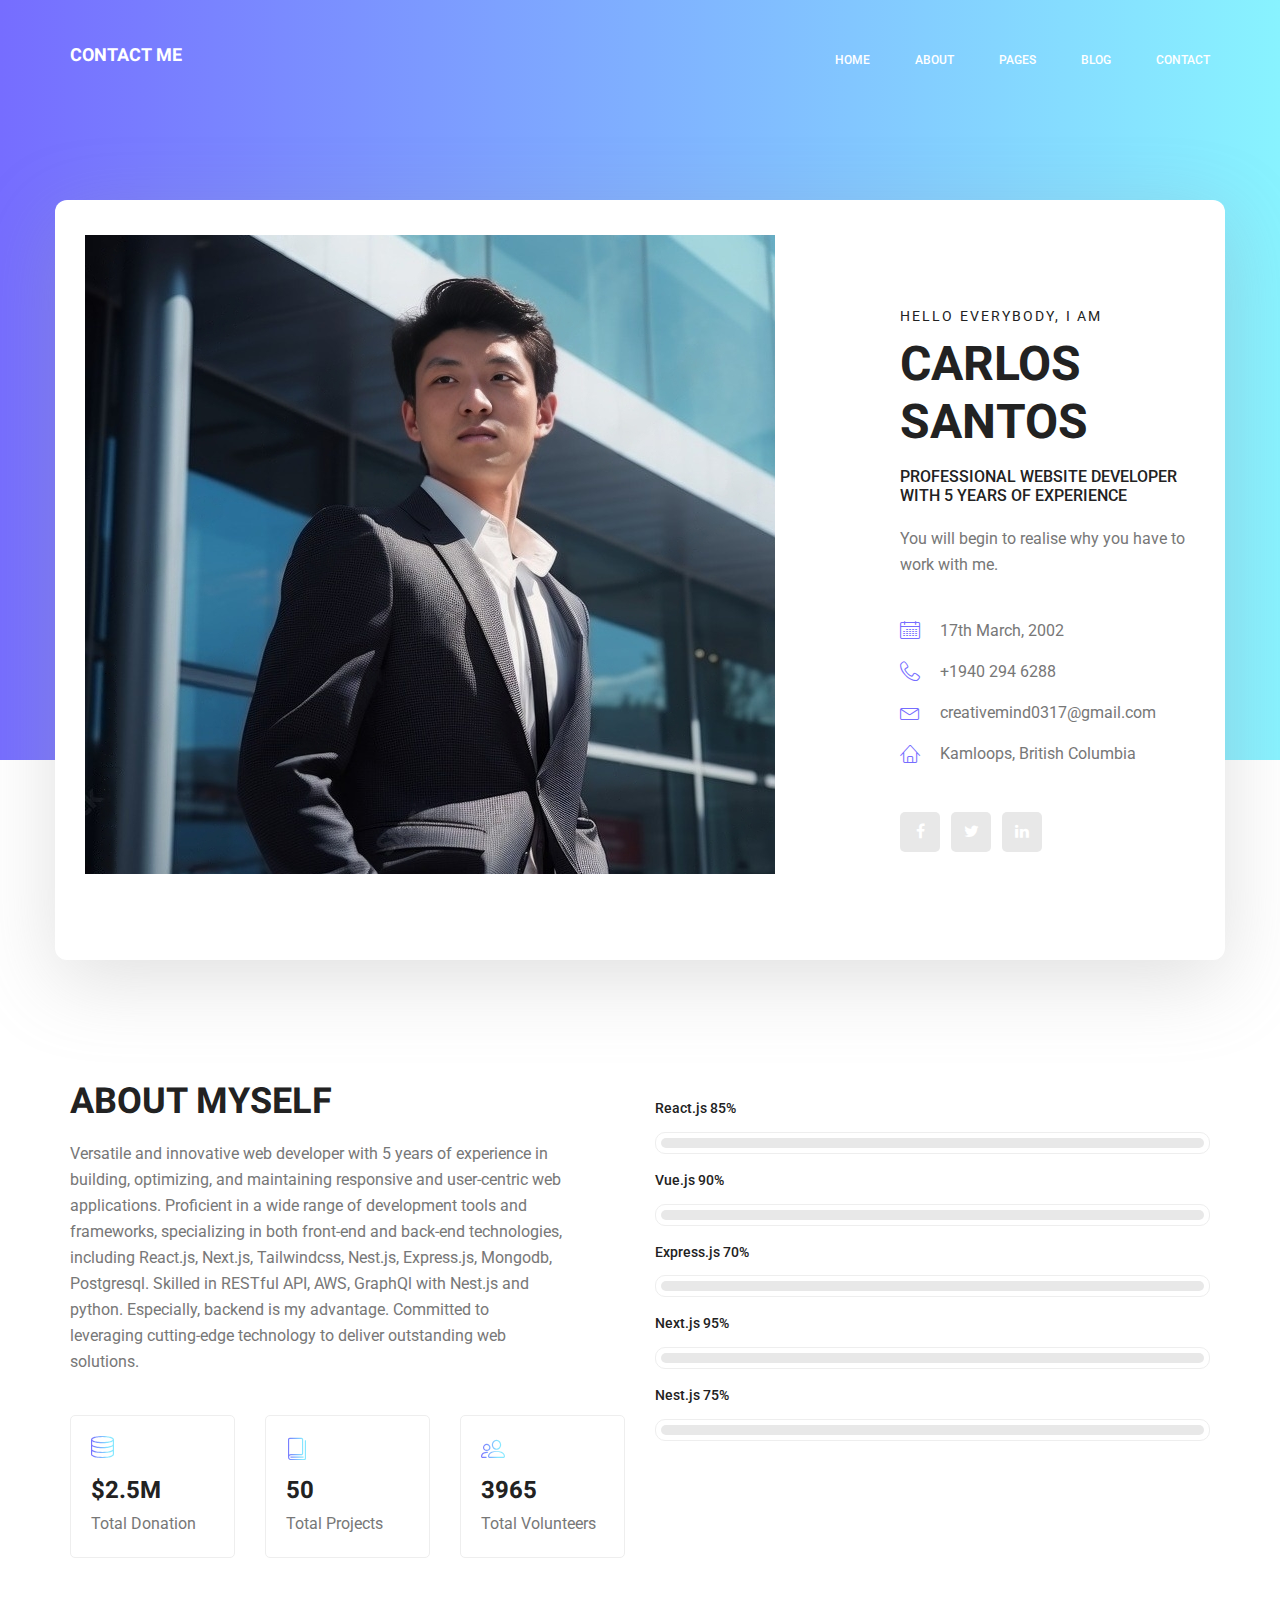
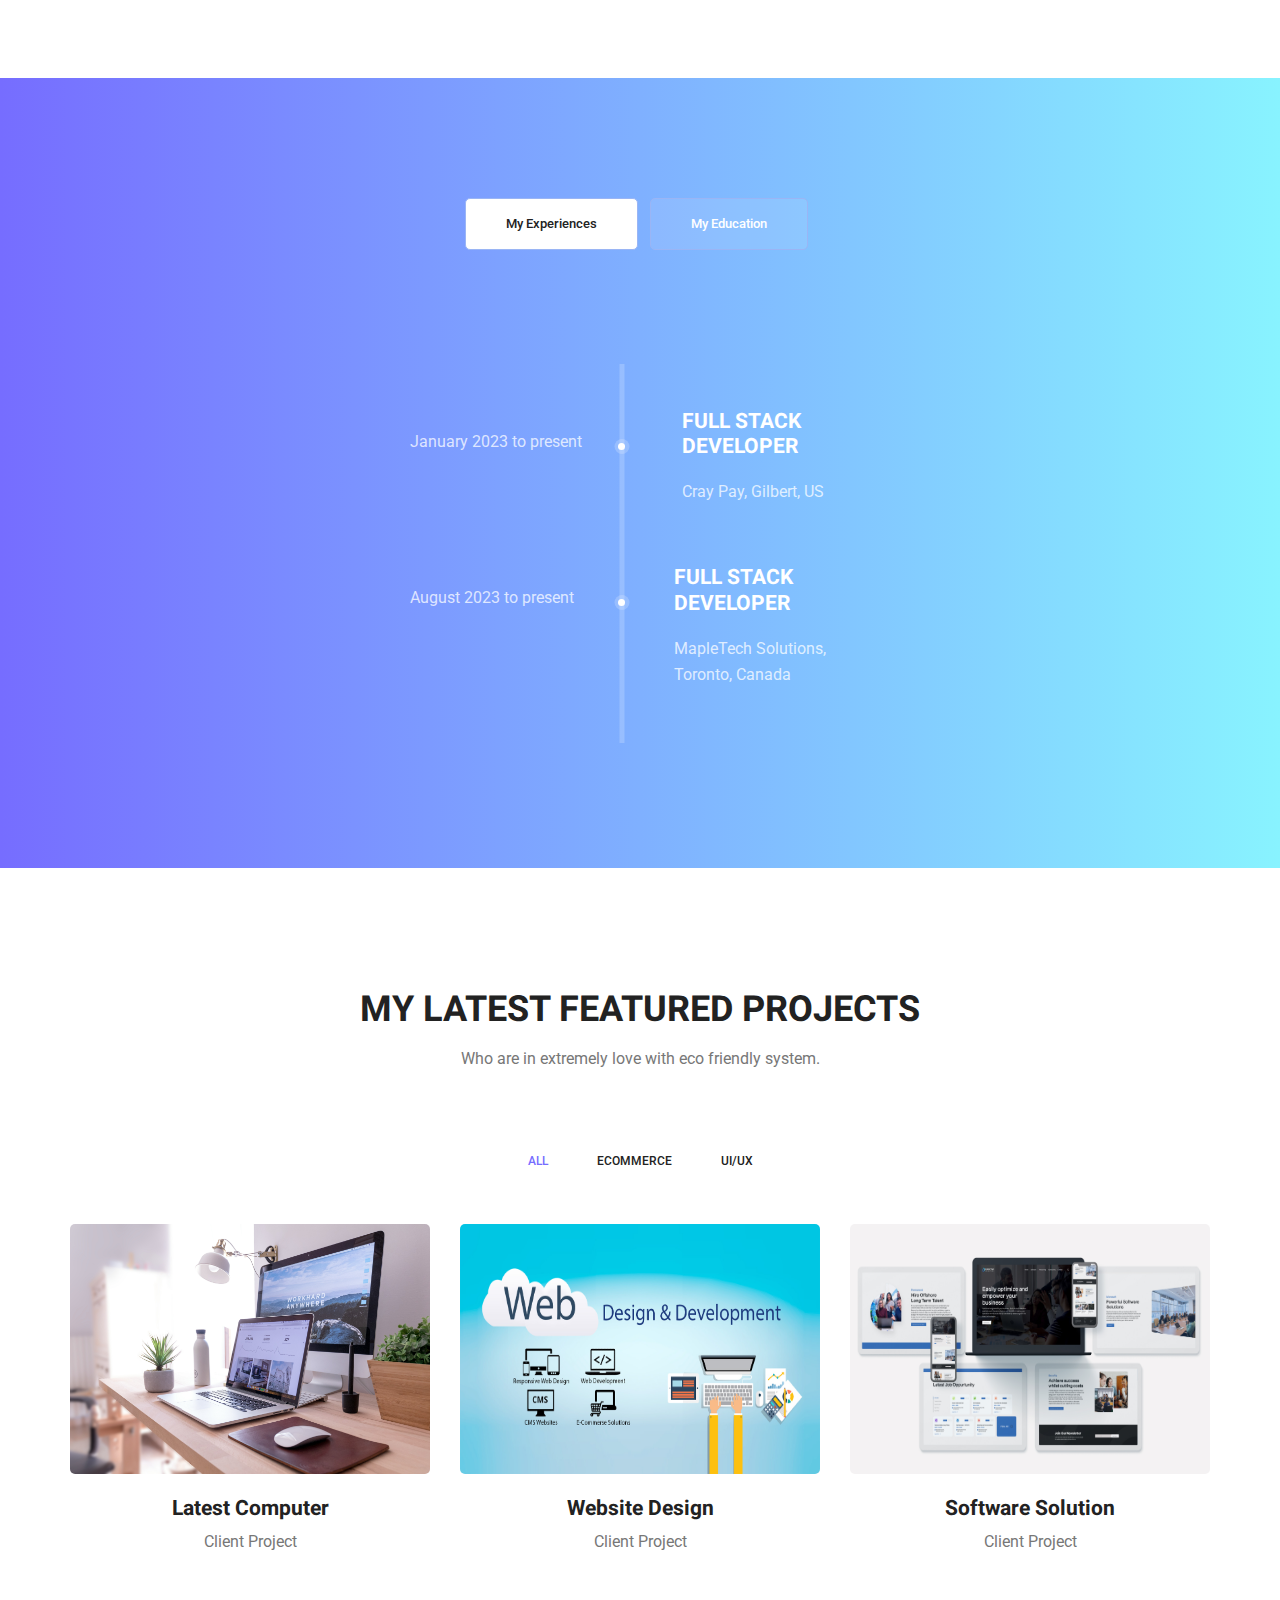
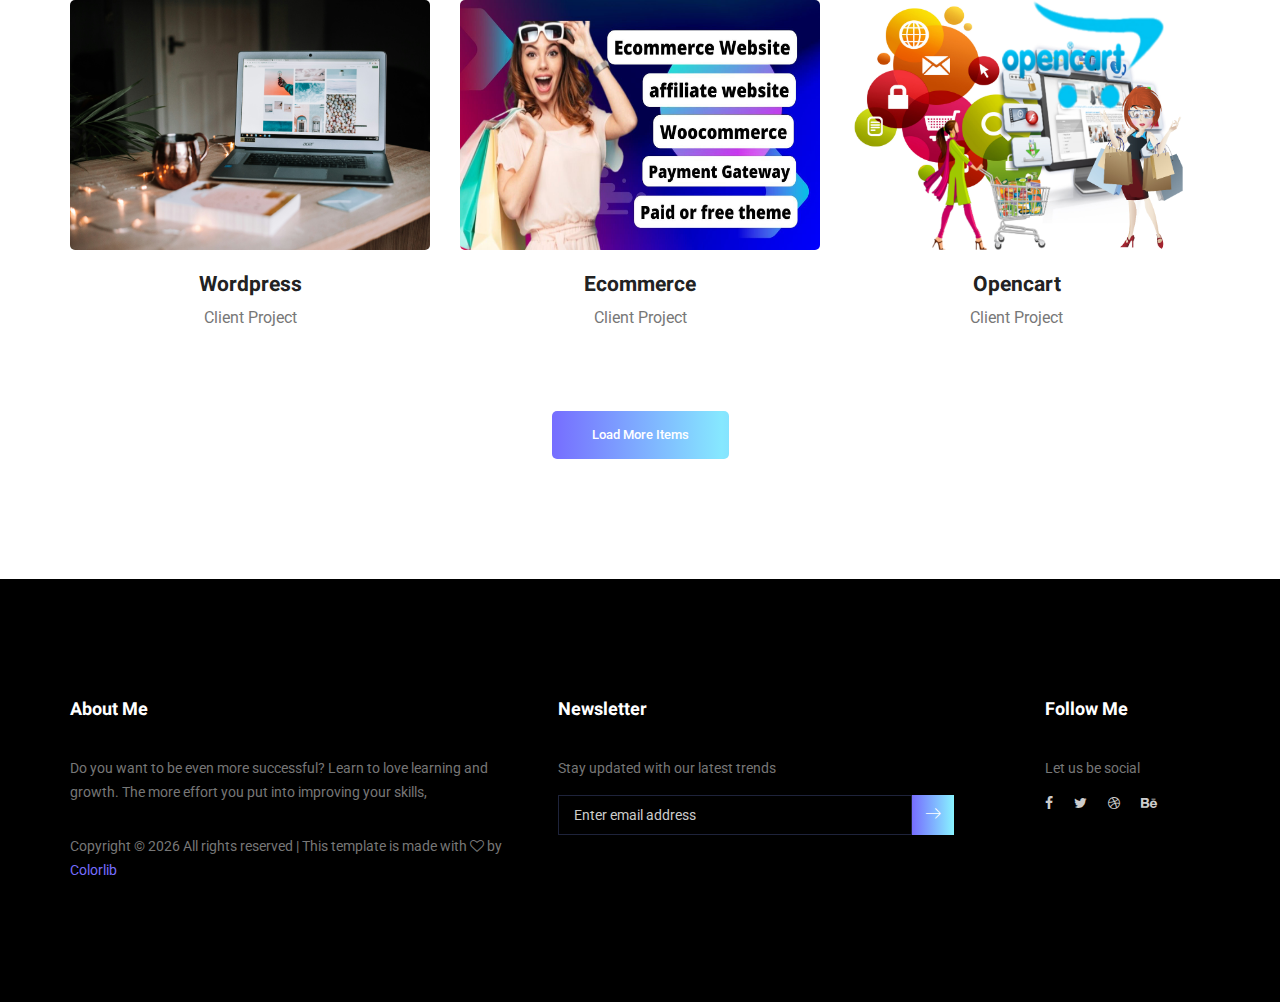
<file: index.html>
<!DOCTYPE html>
<html lang="en">
  <head>
    <!-- Required meta tags -->
    <meta charset="utf-8" />
    <meta
      name="viewport"
      content="width=device-width, initial-scale=1, shrink-to-fit=no"
    />
    <link rel="icon" href="img/favicon.png" type="image/png" />
    <title>Personal portfolio</title>
    <!-- Bootstrap CSS -->
    <link rel="stylesheet" href="css/bootstrap.css" />
    <link rel="stylesheet" href="vendors/linericon/style.css" />
    <link rel="stylesheet" href="css/font-awesome.min.css" />
    <link rel="stylesheet" href="vendors/owl-carousel/owl.carousel.min.css" />
    <link rel="stylesheet" href="vendors/lightbox/simpleLightbox.css" />
    <link rel="stylesheet" href="vendors/nice-select/css/nice-select.css" />
    <link rel="stylesheet" href="vendors/animate-css/animate.css" />
    <link rel="stylesheet" href="vendors/popup/magnific-popup.css" />
    <link rel="stylesheet" href="vendors/flaticon/flaticon.css" />
    <!-- main css -->
    <link rel="stylesheet" href="css/style.css" />
    <link rel="stylesheet" href="css/responsive.css" />
  </head>
  <body>
    <!--================Header Menu Area =================-->
    <header class="header_area">
      <div class="main_menu">
        <nav class="navbar navbar-expand-lg navbar-light">
          <div class="container box_1620">
            <!-- Brand and toggle get grouped for better mobile display -->
            <a class="navbar-brand logo_h" href="index.html"
              ><h4 class="text-white">CONTACT ME</h4></a
            >
            <button
              class="navbar-toggler"
              type="button"
              data-toggle="collapse"
              data-target="#navbarSupportedContent"
              aria-controls="navbarSupportedContent"
              aria-expanded="false"
              aria-label="Toggle navigation"
            >
              <span class="icon-bar"></span>
              <span class="icon-bar"></span>
              <span class="icon-bar"></span>
            </button>
            <!-- Collect the nav links, forms, and other content for toggling -->
            <div
              class="collapse navbar-collapse offset"
              id="navbarSupportedContent"
            >
              <ul class="nav navbar-nav menu_nav ml-auto">
                <li class="nav-item active">
                  <a class="nav-link" href="index.html">Home</a>
                </li>
                <li class="nav-item">
                  <a class="nav-link" href="about.html">About</a>
                </li>
                <li class="nav-item submenu dropdown">
                  <a
                    href="#"
                    class="nav-link dropdown-toggle"
                    data-toggle="dropdown"
                    role="button"
                    aria-haspopup="true"
                    aria-expanded="false"
                    >Pages</a
                  >
                  <ul class="dropdown-menu">
                    <li class="nav-item">
                      <a class="nav-link" href="portfolio.html">Portfolio</a>
                    </li>
                    <li class="nav-item">
                      <a class="nav-link" href="elements.html">Elements</a>
                    </li>
                  </ul>
                </li>
                <li class="nav-item submenu dropdown">
                  <a
                    href="#"
                    class="nav-link dropdown-toggle"
                    data-toggle="dropdown"
                    role="button"
                    aria-haspopup="true"
                    aria-expanded="false"
                    >Blog</a
                  >
                  <ul class="dropdown-menu">
                    <li class="nav-item">
                      <a class="nav-link" href="blog.html">Blog</a>
                    </li>
                    <li class="nav-item">
                      <a class="nav-link" href="single-blog.html"
                        >Blog Details</a
                      >
                    </li>
                  </ul>
                </li>
                <li class="nav-item">
                  <a class="nav-link" href="contact.html">Contact</a>
                </li>
              </ul>
            </div>
          </div>
        </nav>
      </div>
    </header>
    <!--================Header Menu Area =================-->

    <!--================Home Banner Area =================-->
    <section class="home_banner_area">
      <div class="container box_1620">
        <div class="banner_inner d-flex align-items-center">
          <div class="banner_content">
            <div class="media">
              <div class="d-flex">
                <img src="img/personal.png" alt="" />
              </div>
              <div class="media-body">
                <div class="personal_text">
                  <h6>Hello Everybody, i am</h6>
                  <h3>Carlos Santos</h3>
                  <h4>
                    professional website developer with 5 years of experience
                  </h4>
                  <p>You will begin to realise why you have to work with me.</p>
                  <ul class="list basic_info">
                    <li>
                      <a href="#"
                        ><i class="lnr lnr-calendar-full"></i> 17th March,
                        2002</a
                      >
                    </li>
                    <li>
                      <a href="#"
                        ><i class="lnr lnr-phone-handset"></i> +1940 294 6288</a
                      >
                    </li>
                    <li>
                      <a href="#"
                        ><i class="lnr lnr-envelope"></i>
                        creativemind0317@gmail.com</a
                      >
                    </li>
                    <li>
                      <a href="#"
                        ><i class="lnr lnr-home"></i> Kamloops, British
                        Columbia</a
                      >
                    </li>
                  </ul>
                  <ul class="list personal_social">
                    <li>
                      <a href="#"><i class="fa fa-facebook"></i></a>
                    </li>
                    <li>
                      <a href="#"><i class="fa fa-twitter"></i></a>
                    </li>
                    <li>
                      <a href="#"><i class="fa fa-linkedin"></i></a>
                    </li>
                  </ul>
                </div>
              </div>
            </div>
          </div>
        </div>
      </div>
    </section>
    <!--================End Home Banner Area =================-->

    <!--================Welcome Area =================-->
    <section class="welcome_area p_120">
      <div class="container">
        <div class="row welcome_inner">
          <div class="col-lg-6">
            <div class="welcome_text">
              <h4>About Myself</h4>
              <p>
                Versatile and innovative web developer with 5 years of
                experience in building, optimizing, and maintaining responsive
                and user-centric web applications. Proficient in a wide range of
                development tools and frameworks, specializing in both front-end
                and back-end technologies, including React.js, Next.js,
                Tailwindcss, Nest.js, Express.js, Mongodb, Postgresql. Skilled
                in RESTful API, AWS, GraphQl with Nest.js and python.
                Especially, backend is my advantage. Committed to leveraging
                cutting-edge technology to deliver outstanding web solutions.
              </p>
              <div class="row">
                <div class="col-md-4">
                  <div class="wel_item">
                    <i class="lnr lnr-database"></i>
                    <h4>$2.5M</h4>
                    <p>Total Donation</p>
                  </div>
                </div>
                <div class="col-md-4">
                  <div class="wel_item">
                    <i class="lnr lnr-book"></i>
                    <h4>50</h4>
                    <p>Total Projects</p>
                  </div>
                </div>
                <div class="col-md-4">
                  <div class="wel_item">
                    <i class="lnr lnr-users"></i>
                    <h4>3965</h4>
                    <p>Total Volunteers</p>
                  </div>
                </div>
              </div>
            </div>
          </div>
          <div class="col-lg-6">
            <div class="tools_expert">
              <div class="skill_main">
                <div class="skill_item">
                  <h4>React.js <span class="counter">85</span>%</h4>
                  <div class="progress_br">
                    <div class="progress">
                      <div
                        class="progress-bar"
                        role="progressbar"
                        aria-valuenow="85"
                        aria-valuemin="0"
                        aria-valuemax="100"
                      ></div>
                    </div>
                  </div>
                </div>
                <div class="skill_item">
                  <h4>Vue.js <span class="counter">90</span>%</h4>
                  <div class="progress_br">
                    <div class="progress">
                      <div
                        class="progress-bar"
                        role="progressbar"
                        aria-valuenow="90"
                        aria-valuemin="0"
                        aria-valuemax="100"
                      ></div>
                    </div>
                  </div>
                </div>
                <div class="skill_item">
                  <h4>Express.js <span class="counter">70</span>%</h4>
                  <div class="progress_br">
                    <div class="progress">
                      <div
                        class="progress-bar"
                        role="progressbar"
                        aria-valuenow="70"
                        aria-valuemin="0"
                        aria-valuemax="100"
                      ></div>
                    </div>
                  </div>
                </div>
                <div class="skill_item">
                  <h4>Next.js <span class="counter">95</span>%</h4>
                  <div class="progress_br">
                    <div class="progress">
                      <div
                        class="progress-bar"
                        role="progressbar"
                        aria-valuenow="95"
                        aria-valuemin="0"
                        aria-valuemax="100"
                      ></div>
                    </div>
                  </div>
                </div>
                <div class="skill_item">
                  <h4>Nest.js <span class="counter">75</span>%</h4>
                  <div class="progress_br">
                    <div class="progress">
                      <div
                        class="progress-bar"
                        role="progressbar"
                        aria-valuenow="85"
                        aria-valuemin="0"
                        aria-valuemax="100"
                      ></div>
                    </div>
                  </div>
                </div>
              </div>
            </div>
          </div>
        </div>
      </div>
    </section>
    <!--================End Welcome Area =================-->

    <!--================My Tabs Area =================-->
    <section class="mytabs_area p_120">
      <div class="container">
        <div class="tabs_inner">
          <ul class="nav nav-tabs" id="myTab" role="tablist">
            <li class="nav-item">
              <a
                class="nav-link active"
                id="home-tab"
                data-toggle="tab"
                href="#home"
                role="tab"
                aria-controls="home"
                aria-selected="true"
                >My Experiences</a
              >
            </li>
            <li class="nav-item">
              <a
                class="nav-link"
                id="profile-tab"
                data-toggle="tab"
                href="#profile"
                role="tab"
                aria-controls="profile"
                aria-selected="false"
                >My Education</a
              >
            </li>
          </ul>
          <div class="tab-content" id="myTabContent">
            <div
              class="tab-pane fade show active"
              id="home"
              role="tabpanel"
              aria-labelledby="home-tab"
            >
              <ul class="list">
                <li>
                  <span></span>
                  <div class="media">
                    <div class="d-flex">
                      <p>January 2023 to present</p>
                    </div>
                    <div class="media-body">
                      <h4>Full Stack Developer</h4>
                      <p>Cray Pay, Gilbert, US</p>
                    </div>
                  </div>
                </li>
                <li>
                  <span></span>
                  <div class="media">
                    <div class="d-flex">
                      <p>August 2023 to present</p>
                    </div>
                    <div class="media-body">
                      <h4>Full Stack Developer</h4>
                      <p>MapleTech Solutions, Toronto, Canada</p>
                    </div>
                  </div>
                </li>
              </ul>
            </div>
            <div
              class="tab-pane fade"
              id="profile"
              role="tabpanel"
              aria-labelledby="profile-tab"
            >
              <ul class="list">
                <li>
                  <span></span>
                  <div class="media">
                    <div class="d-flex">
                      <p>March 2019 to present</p>
                    </div>
                    <div class="media-body">
                      <p>
                        Bachelor's degree, University of Victoria, Victoria,
                        Canada
                      </p>
                    </div>
                  </div>
                </li>
              </ul>
            </div>
          </div>
        </div>
      </div>
    </section>
    <!--================End My Tabs Area =================-->

    <!--================Home Gallery Area =================-->
    <section class="home_gallery_area p_120">
      <div class="container">
        <div class="main_title">
          <h2>My Latest Featured Projects</h2>
          <p>Who are in extremely love with eco friendly system.</p>
        </div>
        <div class="isotope_fillter">
          <ul class="gallery_filter list">
            <li class="active" data-filter="*"><a href="#">All</a></li>
            <li data-filter=".ecommerce"><a href="#">Ecommerce</a></li>
            <li data-filter=".ux"><a href="#">UI/UX</a></li>
          </ul>
        </div>
      </div>
      <div class="container">
        <div class="gallery_f_inner row imageGallery1">
          <div class="col-lg-4 col-md-4 col-sm-6 ux">
            <div class="h_gallery_item">
              <div class="g_img_item">
                <img class="img-fluid" src="img/gallery/project-1.jpg" alt="" />
                <a class="light" href="img/gallery/project-1.jpg"
                  ><img src="img/gallery/icon.png" alt=""
                /></a>
              </div>
              <div class="g_item_text">
                <h4>Latest Computer</h4>
                <p>Client Project</p>
              </div>
            </div>
          </div>
          <div class="col-lg-4 col-md-4 col-sm-6 ux">
            <div class="h_gallery_item">
              <div class="g_img_item">
                <img class="img-fluid" src="img/gallery/project-2.jpg" alt="" />
                <a class="light" href="img/gallery/project-2.jpg"
                  ><img src="img/gallery/icon.png" alt=""
                /></a>
              </div>
              <div class="g_item_text">
                <h4>Website Design</h4>
                <p>Client Project</p>
              </div>
            </div>
          </div>
          <div class="col-lg-4 col-md-4 col-sm-6 ux">
            <div class="h_gallery_item">
              <div class="g_img_item">
                <img class="img-fluid" src="img/gallery/project-3.jpg" alt="" />
                <a class="light" href="img/gallery/project-3.jpg"
                  ><img src="img/gallery/icon.png" alt=""
                /></a>
              </div>
              <div class="g_item_text">
                <h4>Software Solution</h4>
                <p>Client Project</p>
              </div>
            </div>
          </div>
          <div class="col-lg-4 col-md-4 col-sm-6 ux">
            <div class="h_gallery_item">
              <div class="g_img_item">
                <img class="img-fluid" src="img/gallery/project-4.jpg" alt="" />
                <a class="light" href="img/gallery/project-4.jpg"
                  ><img src="img/gallery/icon.png" alt=""
                /></a>
              </div>
              <div class="g_item_text">
                <h4>Wordpress</h4>
                <p>Client Project</p>
              </div>
            </div>
          </div>
          <div class="col-lg-4 col-md-4 col-sm-6 ecommerce">
            <div class="h_gallery_item">
              <div class="g_img_item">
                <img class="img-fluid" src="img/gallery/project-5.jpg" alt="" />
                <a class="light" href="img/gallery/project-5.jpg"
                  ><img src="img/gallery/icon.png" alt=""
                /></a>
              </div>
              <div class="g_item_text">
                <h4>Ecommerce</h4>
                <p>Client Project</p>
              </div>
            </div>
          </div>
          <div class="col-lg-4 col-md-4 col-sm-6 ecommerce">
            <div class="h_gallery_item">
              <div class="g_img_item">
                <img class="img-fluid" src="img/gallery/project-6.jpg" alt="" />
                <a class="light" href="img/gallery/project-6.jpg"
                  ><img src="img/gallery/icon.png" alt=""
                /></a>
              </div>
              <div class="g_item_text">
                <h4>Opencart</h4>
                <p>Client Project</p>
              </div>
            </div>
          </div>
        </div>
        <div class="more_btn">
          <a class="main_btn" href="#">Load More Items</a>
        </div>
      </div>
    </section>
    <!--================End Home Gallery Area =================-->

    <!--================Footer Area =================-->
    <footer class="footer_area p_120">
      <div class="container">
        <div class="row footer_inner">
          <div class="col-lg-5 col-sm-6">
            <aside class="f_widget ab_widget">
              <div class="f_title">
                <h3>About Me</h3>
              </div>
              <p>
                Do you want to be even more successful? Learn to love learning
                and growth. The more effort you put into improving your skills,
              </p>
              <p>
                <!-- Link back to Colorlib can't be removed. Template is licensed under CC BY 3.0. -->
                Copyright &copy;
                <script>
                  document.write(new Date().getFullYear());
                </script>
                All rights reserved | This template is made with
                <i class="fa fa-heart-o" aria-hidden="true"></i> by
                <a href="https://colorlib.com" target="_blank">Colorlib</a>
                <!-- Link back to Colorlib can't be removed. Template is licensed under CC BY 3.0. -->
              </p>
            </aside>
          </div>
          <div class="col-lg-5 col-sm-6">
            <aside class="f_widget news_widget">
              <div class="f_title">
                <h3>Newsletter</h3>
              </div>
              <p>Stay updated with our latest trends</p>
              <div id="mc_embed_signup">
                <form
                  target="_blank"
                  action="https://spondonit.us12.list-manage.com/subscribe/post?u=1462626880ade1ac87bd9c93a&amp;id=92a4423d01"
                  method="get"
                  class="subscribe_form relative"
                >
                  <div class="input-group d-flex flex-row">
                    <input
                      name="EMAIL"
                      placeholder="Enter email address"
                      onfocus="this.placeholder = ''"
                      onblur="this.placeholder = 'Email Address '"
                      required=""
                      type="email"
                    />
                    <button class="btn sub-btn">
                      <span class="lnr lnr-arrow-right"></span>
                    </button>
                  </div>
                  <div class="mt-10 info"></div>
                </form>
              </div>
            </aside>
          </div>
          <div class="col-lg-2">
            <aside class="f_widget social_widget">
              <div class="f_title">
                <h3>Follow Me</h3>
              </div>
              <p>Let us be social</p>
              <ul class="list">
                <li>
                  <a href="#"><i class="fa fa-facebook"></i></a>
                </li>
                <li>
                  <a href="#"><i class="fa fa-twitter"></i></a>
                </li>
                <li>
                  <a href="#"><i class="fa fa-dribbble"></i></a>
                </li>
                <li>
                  <a href="#"><i class="fa fa-behance"></i></a>
                </li>
              </ul>
            </aside>
          </div>
        </div>
      </div>
    </footer>
    <!--================End Footer Area =================-->

    <!-- Optional JavaScript -->
    <!-- jQuery first, then Popper.js, then Bootstrap JS -->
    <script src="js/jquery-3.3.1.min.js"></script>
    <script src="js/popper.js"></script>
    <script src="js/bootstrap.min.js"></script>
    <script src="js/stellar.js"></script>
    <script src="vendors/lightbox/simpleLightbox.min.js"></script>
    <script src="vendors/nice-select/js/jquery.nice-select.min.js"></script>
    <script src="vendors/isotope/imagesloaded.pkgd.min.js"></script>
    <script src="vendors/isotope/isotope.pkgd.min.js"></script>
    <script src="vendors/owl-carousel/owl.carousel.min.js"></script>
    <script src="vendors/popup/jquery.magnific-popup.min.js"></script>
    <script src="js/jquery.ajaxchimp.min.js"></script>
    <script src="vendors/counter-up/jquery.waypoints.min.js"></script>
    <script src="vendors/counter-up/jquery.counterup.min.js"></script>
    <script src="js/mail-script.js"></script>
    <script src="js/theme.js"></script>
  </body>
</html>
</file>
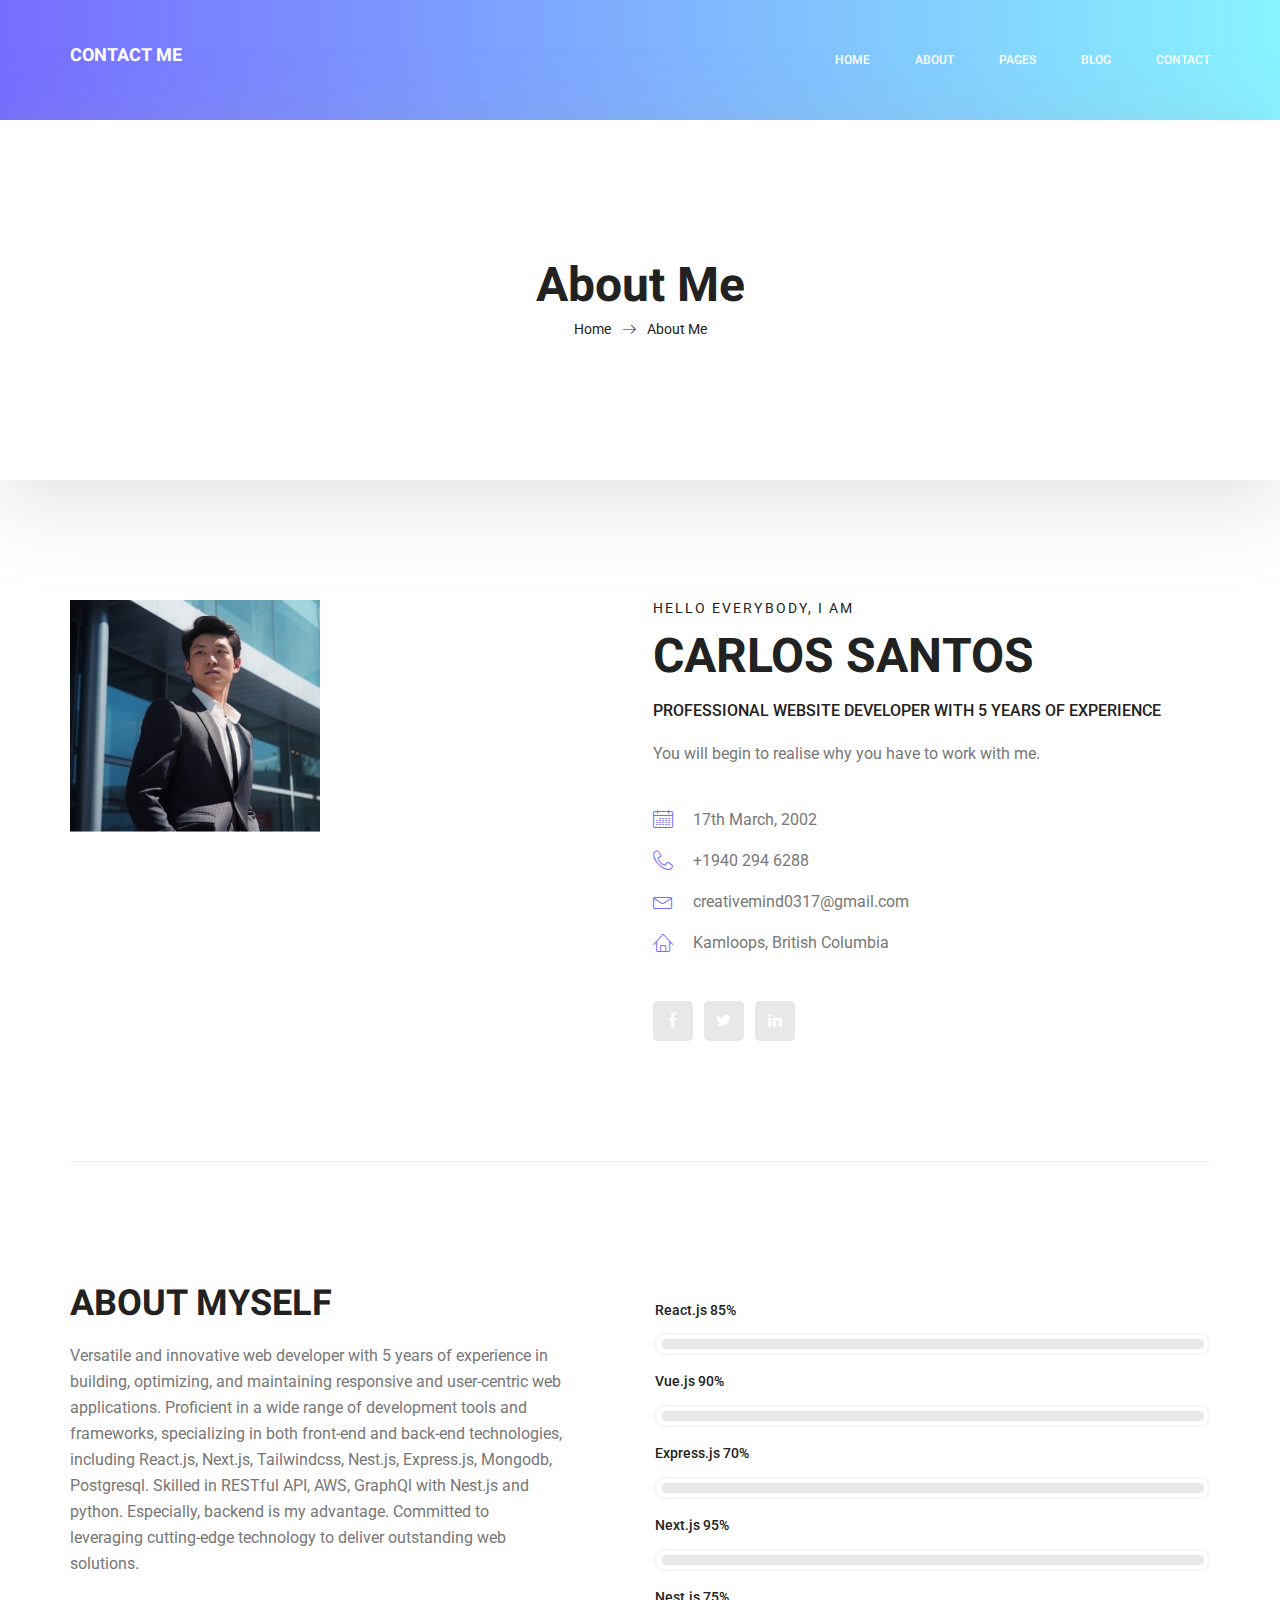
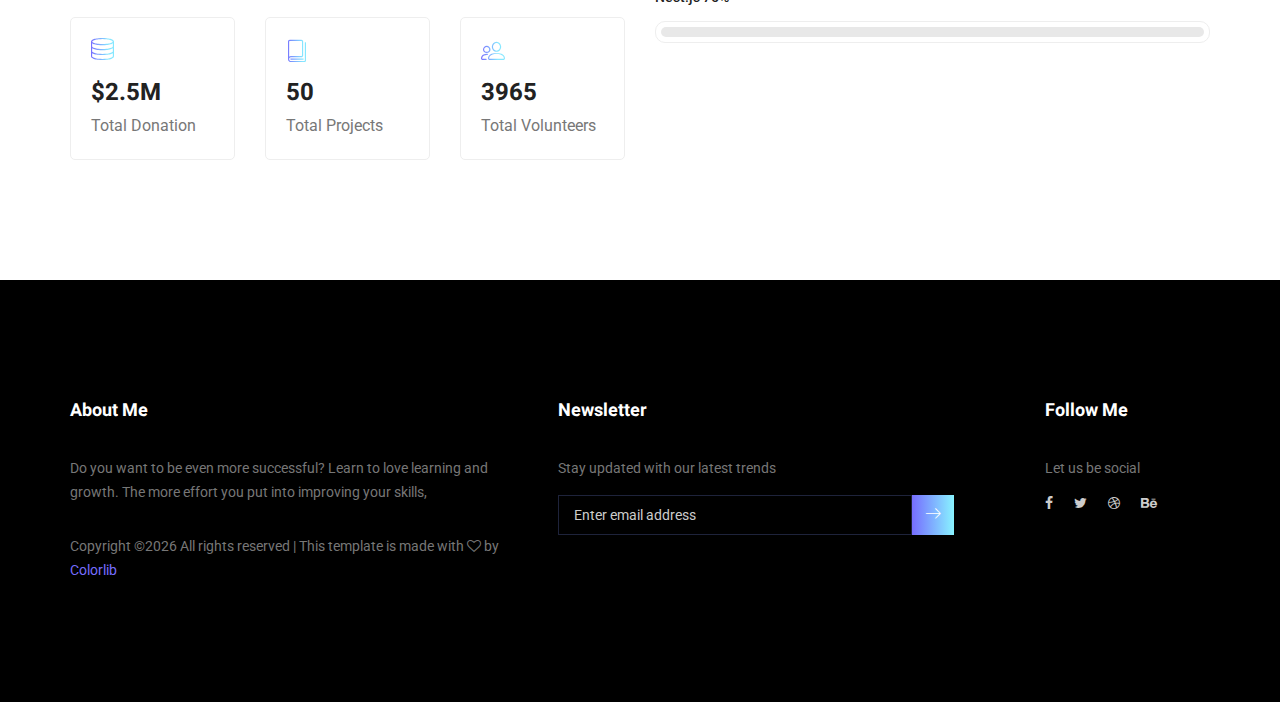
<file: about.html>
<!doctype html>
<html lang="en">
    <head>
        <!-- Required meta tags -->
        <meta charset="utf-8">
        <meta name="viewport" content="width=device-width, initial-scale=1, shrink-to-fit=no">
        <link rel="icon" href="img/favicon.png" type="image/png">
        <title>Contact Me</title>
        <!-- Bootstrap CSS -->
        <link rel="stylesheet" href="css/bootstrap.css">
        <link rel="stylesheet" href="vendors/linericon/style.css">
        <link rel="stylesheet" href="css/font-awesome.min.css">
        <link rel="stylesheet" href="vendors/owl-carousel/owl.carousel.min.css">
        <link rel="stylesheet" href="vendors/lightbox/simpleLightbox.css">
        <link rel="stylesheet" href="vendors/nice-select/css/nice-select.css">
        <link rel="stylesheet" href="vendors/animate-css/animate.css">
        <link rel="stylesheet" href="vendors/popup/magnific-popup.css">
        <!-- main css -->
        <link rel="stylesheet" href="css/style.css">
        <link rel="stylesheet" href="css/responsive.css">
    </head>
    <body>
        
        <!--================Header Menu Area =================-->
        <header class="header_area">
            <div class="main_menu">
            	<nav class="navbar navbar-expand-lg navbar-light">
					<div class="container box_1620">
						<!-- Brand and toggle get grouped for better mobile display -->
						<a class="navbar-brand logo_h" href="index.html"><h4 class="text-white">CONTACT ME</h4></a>
						<button class="navbar-toggler" type="button" data-toggle="collapse" data-target="#navbarSupportedContent" aria-controls="navbarSupportedContent" aria-expanded="false" aria-label="Toggle navigation">
							<span class="icon-bar"></span>
							<span class="icon-bar"></span>
							<span class="icon-bar"></span>
						</button>
						<!-- Collect the nav links, forms, and other content for toggling -->
						<div class="collapse navbar-collapse offset" id="navbarSupportedContent">
							<ul class="nav navbar-nav menu_nav ml-auto">
								<li class="nav-item active"><a class="nav-link" href="index.html">Home</a></li> 
								<li class="nav-item"><a class="nav-link" href="about.html">About</a></li>
								<li class="nav-item submenu dropdown">
									<a href="#" class="nav-link dropdown-toggle" data-toggle="dropdown" role="button" aria-haspopup="true" aria-expanded="false">Pages</a>
									<ul class="dropdown-menu">
										<li class="nav-item"><a class="nav-link" href="portfolio.html">Portfolio</a></li>
										<li class="nav-item"><a class="nav-link" href="elements.html">Elements</a></li>
									</ul>
								</li> 
								<li class="nav-item submenu dropdown">
									<a href="#" class="nav-link dropdown-toggle" data-toggle="dropdown" role="button" aria-haspopup="true" aria-expanded="false">Blog</a>
									<ul class="dropdown-menu">
										<li class="nav-item"><a class="nav-link" href="blog.html">Blog</a></li>
										<li class="nav-item"><a class="nav-link" href="single-blog.html">Blog Details</a></li>
									</ul>
								</li> 
								<li class="nav-item"><a class="nav-link" href="contact.html">Contact</a></li>
							</ul>
						</div> 
					</div>
            	</nav>
            </div>
        </header>
        <!--================Header Menu Area =================-->
        
        <!--================Home Banner Area =================-->
        <section class="banner_area">
            <div class="box_1620">
				<div class="banner_inner d-flex align-items-center">
					<div class="container">
						<div class="banner_content text-center">
							<h2>About Me</h2>
							<div class="page_link">
								<a href="index.html">Home</a>
								<a href="about.html">About Me</a>
							</div>
						</div>
					</div>
				</div>
            </div>
        </section>
        <!--================End Home Banner Area =================-->
        
        
        <!--================Home Banner Area =================-->
        <section class="profile_area">
           	<div class="container">
           		<div class="profile_inner p_120">
					<div class="row">
						<div class="col-lg-5">
							<img class="img-fluid" src="img/personal-2.png" alt="">
						</div>
						<div class="col-lg-7">
							<div class="personal_text">
								<h6>Hello Everybody, i am</h6>
								<h3>Carlos Santos</h3>
								<h4>professional website developer with 5 years of experience</h4>
								<p>You will begin to realise why you have to work with me.</p>
								<ul class="list basic_info">
									<li><a href="#"><i class="lnr lnr-calendar-full"></i> 17th March, 2002</a></li>
									<li><a href="#"><i class="lnr lnr-phone-handset"></i> +1940 294 6288</a></li>
									<li><a href="#"><i class="lnr lnr-envelope"></i> creativemind0317@gmail.com</a></li>
									<li><a href="#"><i class="lnr lnr-home"></i> Kamloops, British Columbia</a></li>
								</ul>
								<ul class="list personal_social">
									<li><a href="#"><i class="fa fa-facebook"></i></a></li>
									<li><a href="#"><i class="fa fa-twitter"></i></a></li>
									<li><a href="#"><i class="fa fa-linkedin"></i></a></li>
								</ul>
							</div>
						</div>
					</div>
           		</div>
            </div>
        </section>
        <!--================End Home Banner Area =================-->
        
        <!--================Welcome Area =================-->
        <section class="welcome_area p_120">
        	<div class="container">
        		<div class="row welcome_inner">
        			<div class="col-lg-6">
        				<div class="welcome_text">
        					<h4>About Myself</h4>
        					<p>Versatile and innovative web developer with 5 years of experience in building, optimizing, and maintaining responsive and user-centric web applications. Proficient in a wide range of development tools and frameworks, specializing in both front-end and back-end technologies, including React.js, Next.js, Tailwindcss, Nest.js, Express.js, Mongodb, Postgresql. Skilled in RESTful API, AWS, GraphQl with Nest.js and python. Especially, backend is my advantage. Committed to leveraging cutting-edge technology to deliver outstanding web solutions.</p>
        					<div class="row">
        						<div class="col-md-4">
        							<div class="wel_item">
        								<i class="lnr lnr-database"></i>
        								<h4>$2.5M</h4>
        								<p>Total Donation</p>
        							</div>
        						</div>
        						<div class="col-md-4">
        							<div class="wel_item">
        								<i class="lnr lnr-book"></i>
        								<h4>50</h4>
        								<p>Total Projects</p>
        							</div>
        						</div>
        						<div class="col-md-4">
        							<div class="wel_item">
        								<i class="lnr lnr-users"></i>
        								<h4>3965</h4>
        								<p>Total Volunteers</p>
        							</div>
        						</div>
        					</div>
        				</div>
        			</div>
        			<div class="col-lg-6">
        				<div class="tools_expert">
        					<div class="skill_main">
								<div class="skill_item">
									<h4>React.js <span class="counter">85</span>%</h4>
									<div class="progress_br">
										<div class="progress">
											<div class="progress-bar" role="progressbar" aria-valuenow="85" aria-valuemin="0" aria-valuemax="100"></div>
										</div>
									</div>
								</div>
								<div class="skill_item">
									<h4>Vue.js <span class="counter">90</span>%</h4>
									<div class="progress_br">
										<div class="progress">
											<div class="progress-bar" role="progressbar" aria-valuenow="90" aria-valuemin="0" aria-valuemax="100"></div>
										</div>
									</div>
								</div>
								<div class="skill_item">
									<h4>Express.js <span class="counter">70</span>%</h4>
									<div class="progress_br">
										<div class="progress">
											<div class="progress-bar" role="progressbar" aria-valuenow="70" aria-valuemin="0" aria-valuemax="100"></div>
										</div>
									</div>
								</div>
								<div class="skill_item">
									<h4>Next.js <span class="counter">95</span>%</h4>
									<div class="progress_br">
										<div class="progress">
											<div class="progress-bar" role="progressbar" aria-valuenow="95" aria-valuemin="0" aria-valuemax="100"></div>
										</div>
									</div>
								</div>
								<div class="skill_item">
									<h4>Nest.js <span class="counter">75</span>%</h4>
									<div class="progress_br">
										<div class="progress">
											<div class="progress-bar" role="progressbar" aria-valuenow="75" aria-valuemin="0" aria-valuemax="100"></div>
										</div>
									</div>
								</div>
							</div>
        				</div>
        			</div>
        		</div>
        	</div>
        </section>
        <!--================End Welcome Area =================-->

        <!--================Footer Area =================-->
        <footer class="footer_area p_120">
        	<div class="container">
        		<div class="row footer_inner">
        			<div class="col-lg-5 col-sm-6">
        				<aside class="f_widget ab_widget">
        					<div class="f_title">
        						<h3>About Me</h3>
        					</div>
        					<p>Do you want to be even more successful? Learn to love learning and growth. The more effort you put into improving your skills,</p>
        					<p><!-- Link back to Colorlib can't be removed. Template is licensed under CC BY 3.0. -->
Copyright &copy;<script>document.write(new Date().getFullYear());</script> All rights reserved | This template is made with <i class="fa fa-heart-o" aria-hidden="true"></i> by <a href="https://colorlib.com" target="_blank">Colorlib</a>
<!-- Link back to Colorlib can't be removed. Template is licensed under CC BY 3.0. --></p>
        				</aside>
        			</div>
        			<div class="col-lg-5 col-sm-6">
        				<aside class="f_widget news_widget">
        					<div class="f_title">
        						<h3>Newsletter</h3>
        					</div>
        					<p>Stay updated with our latest trends</p>
        					<div id="mc_embed_signup">
                                <form target="_blank" action="https://spondonit.us12.list-manage.com/subscribe/post?u=1462626880ade1ac87bd9c93a&amp;id=92a4423d01" method="get" class="subscribe_form relative">
                                	<div class="input-group d-flex flex-row">
                                        <input name="EMAIL" placeholder="Enter email address" onfocus="this.placeholder = ''" onblur="this.placeholder = 'Email Address '" required="" type="email">
                                        <button class="btn sub-btn"><span class="lnr lnr-arrow-right"></span></button>		
                                    </div>				
                                    <div class="mt-10 info"></div>
                                </form>
                            </div>
        				</aside>
        			</div>
        			<div class="col-lg-2">
        				<aside class="f_widget social_widget">
        					<div class="f_title">
        						<h3>Follow Me</h3>
        					</div>
        					<p>Let us be social</p>
        					<ul class="list">
        						<li><a href="#"><i class="fa fa-facebook"></i></a></li>
        						<li><a href="#"><i class="fa fa-twitter"></i></a></li>
        						<li><a href="#"><i class="fa fa-dribbble"></i></a></li>
        						<li><a href="#"><i class="fa fa-behance"></i></a></li>
        					</ul>
        				</aside>
        			</div>
        		</div>
        	</div>
        </footer>
        <!--================End Footer Area =================-->
        
        
        
        
        <!-- Optional JavaScript -->
        <!-- jQuery first, then Popper.js, then Bootstrap JS -->
        <script src="js/jquery-3.3.1.min.js"></script>
        <script src="js/popper.js"></script>
        <script src="js/bootstrap.min.js"></script>
        <script src="js/stellar.js"></script>
        <script src="vendors/lightbox/simpleLightbox.min.js"></script>
        <script src="vendors/nice-select/js/jquery.nice-select.min.js"></script>
        <script src="vendors/isotope/imagesloaded.pkgd.min.js"></script>
        <script src="vendors/isotope/isotope.pkgd.min.js"></script>
        <script src="vendors/owl-carousel/owl.carousel.min.js"></script>
        <script src="vendors/popup/jquery.magnific-popup.min.js"></script>
        <script src="js/jquery.ajaxchimp.min.js"></script>
        <script src="vendors/counter-up/jquery.waypoints.min.js"></script>
        <script src="vendors/counter-up/jquery.counterup.min.js"></script>
        <script src="js/mail-script.js"></script>
        <script src="js/theme.js"></script>
    </body>
</html>
</file>
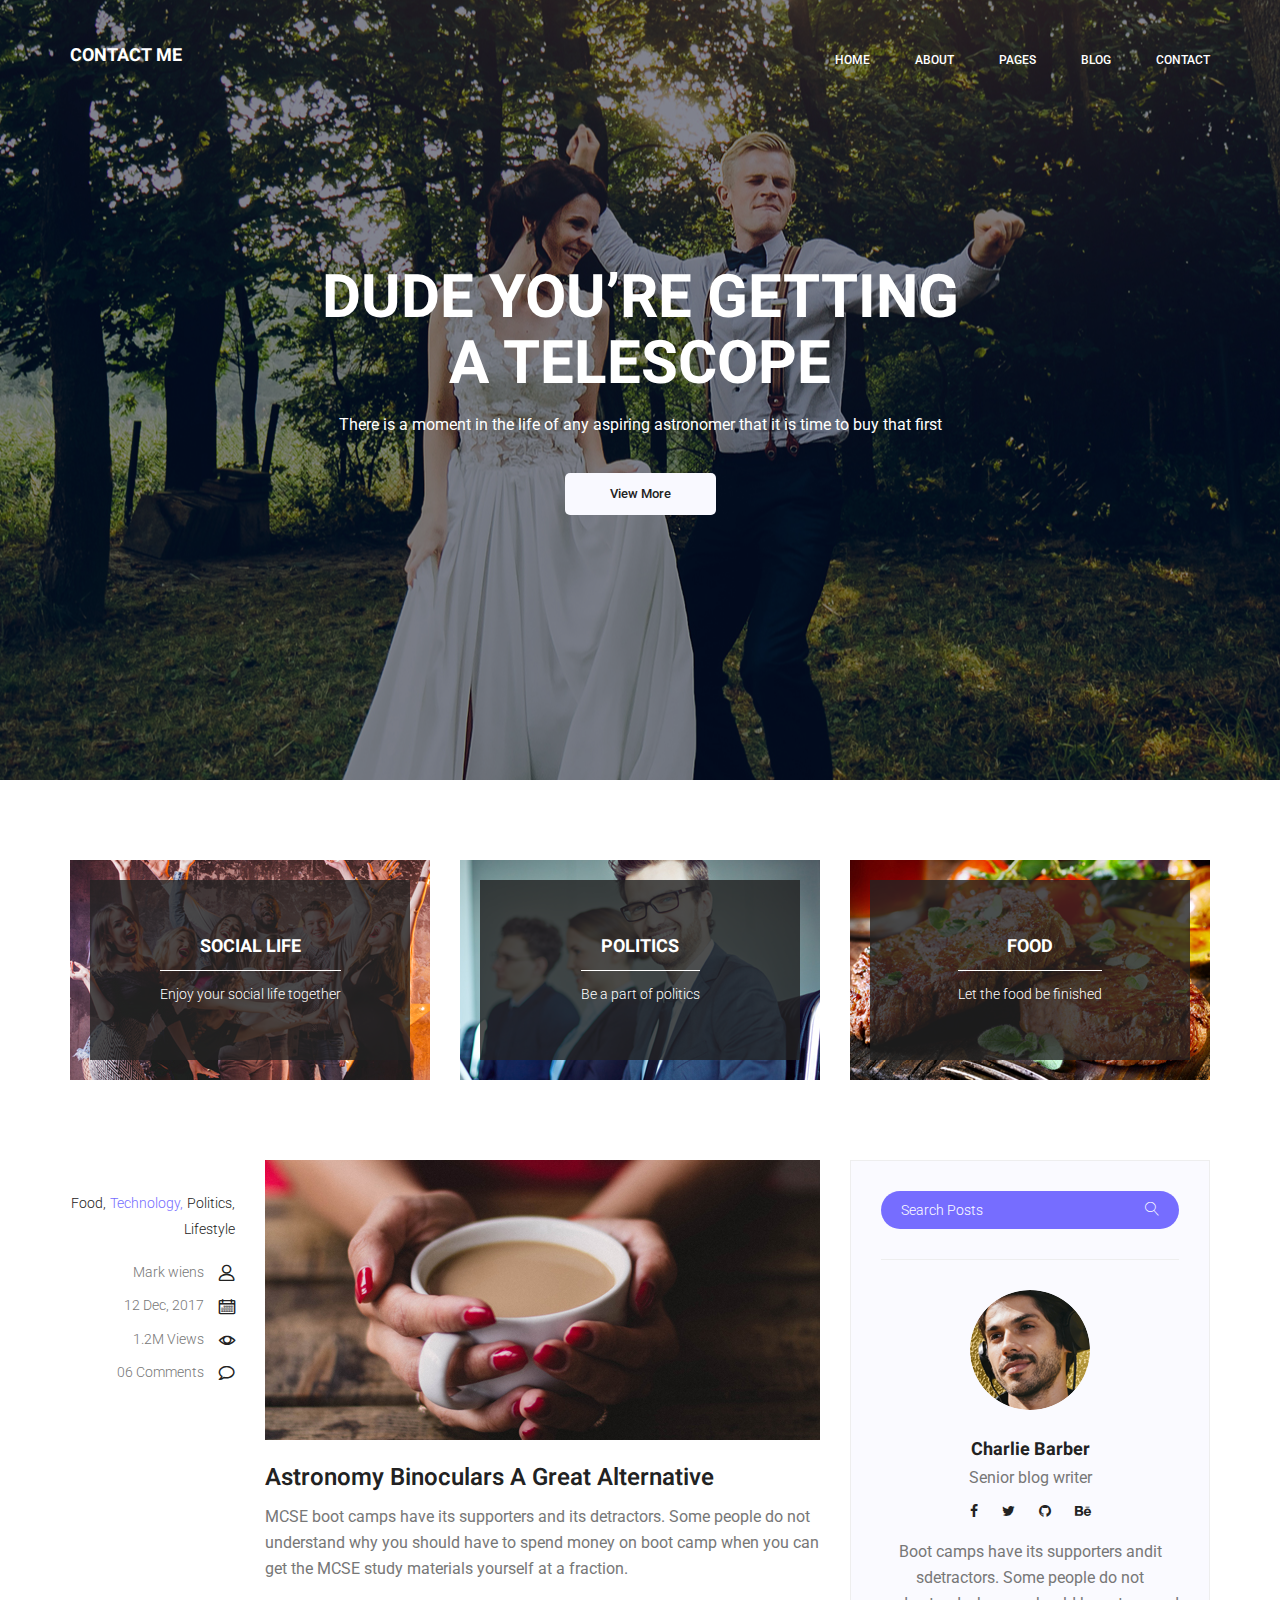
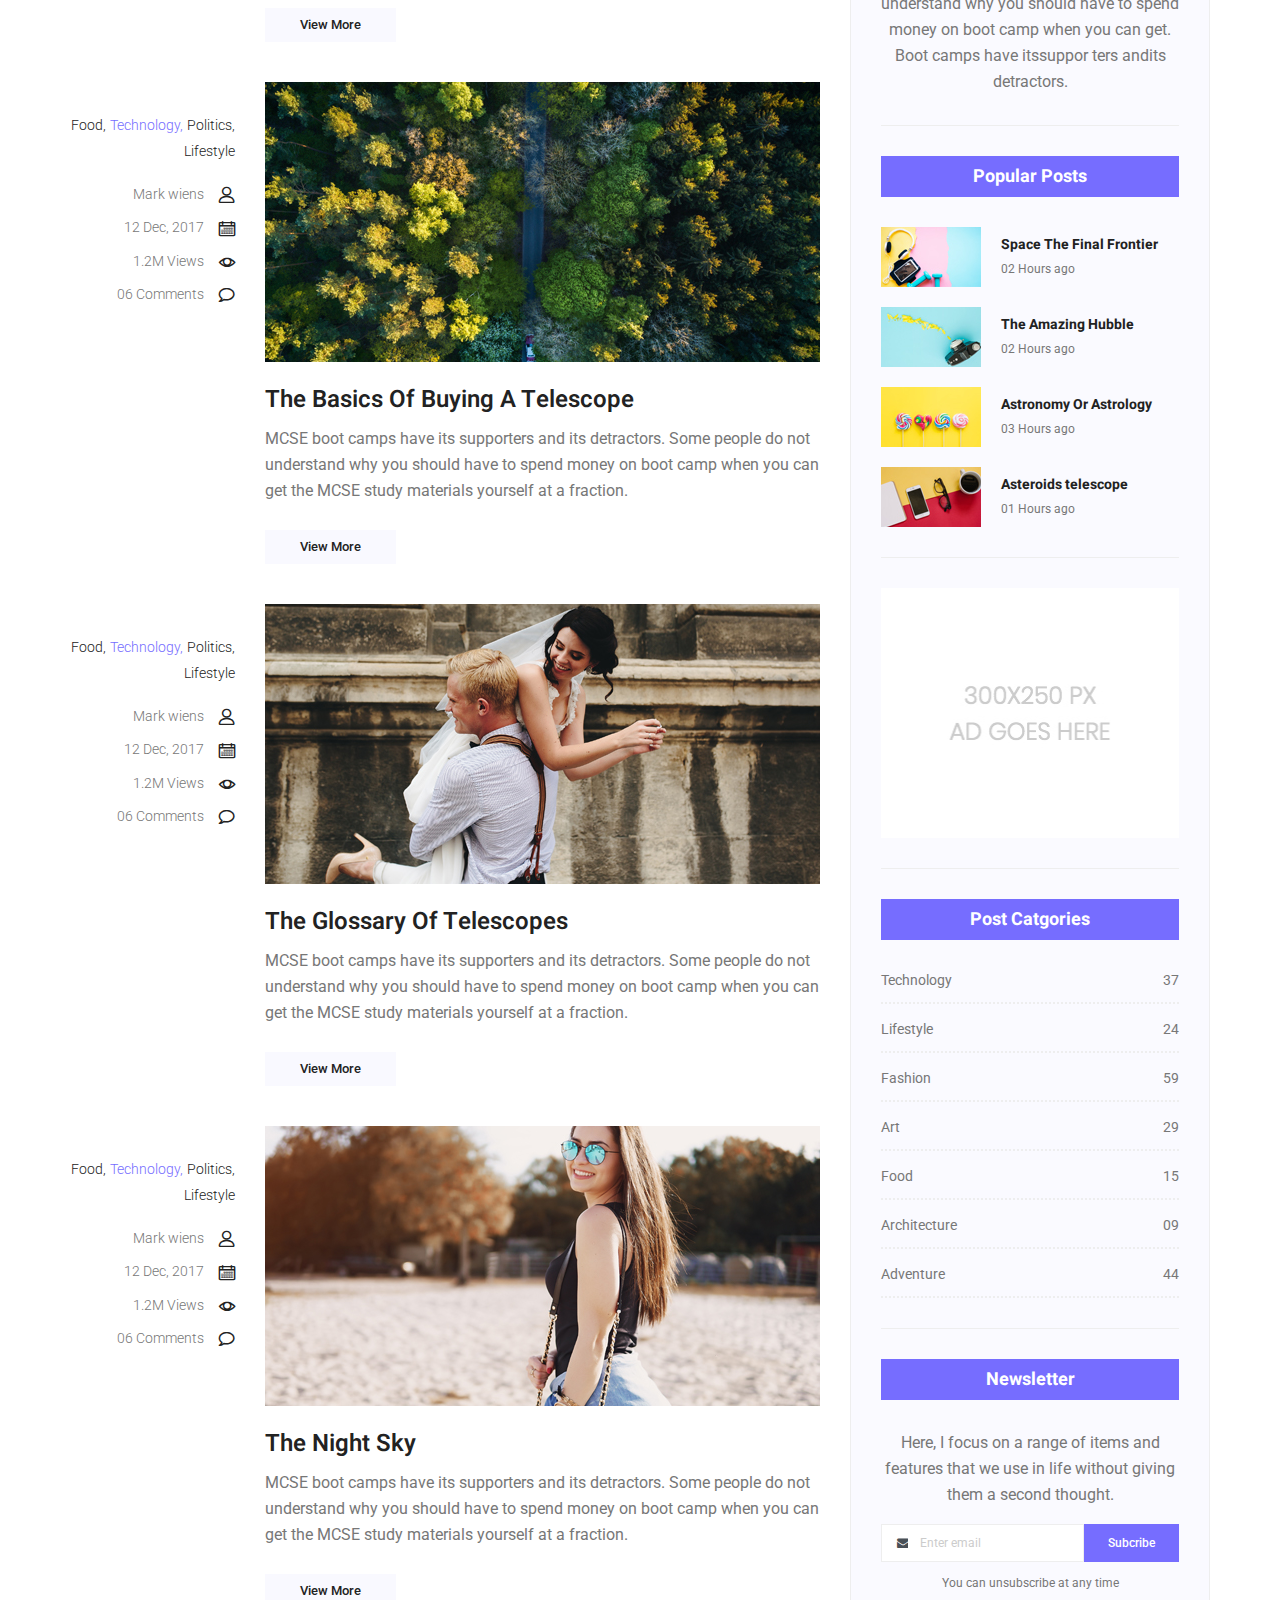
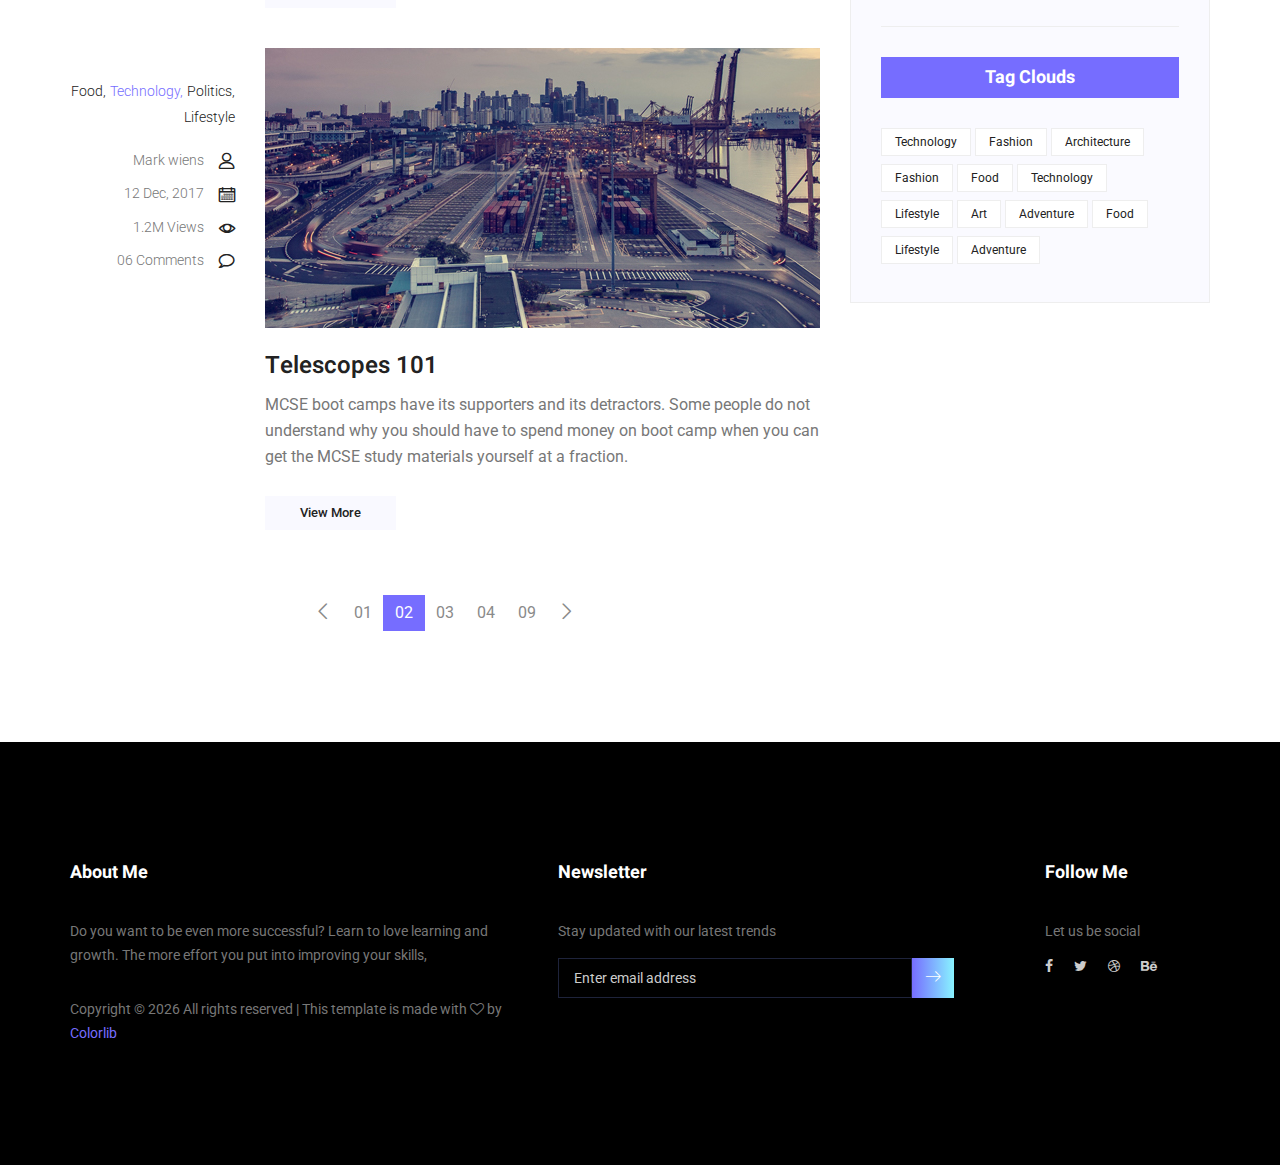
<file: blog.html>
<!DOCTYPE html>
<html lang="en">
  <head>
    <!-- Required meta tags -->
    <meta charset="utf-8" />
    <meta
      name="viewport"
      content="width=device-width, initial-scale=1, shrink-to-fit=no"
    />
    <link rel="icon" href="img/favicon.png" type="image/png" />
    <title>Contact Me</title>
    <!-- Bootstrap CSS -->
    <link rel="stylesheet" href="css/bootstrap.css" />
    <link rel="stylesheet" href="vendors/linericon/style.css" />
    <link rel="stylesheet" href="css/font-awesome.min.css" />
    <link rel="stylesheet" href="vendors/owl-carousel/owl.carousel.min.css" />
    <link rel="stylesheet" href="vendors/lightbox/simpleLightbox.css" />
    <link rel="stylesheet" href="vendors/nice-select/css/nice-select.css" />
    <link rel="stylesheet" href="vendors/animate-css/animate.css" />
    <link rel="stylesheet" href="vendors/popup/magnific-popup.css" />
    <!-- main css -->
    <link rel="stylesheet" href="css/style.css" />
    <link rel="stylesheet" href="css/responsive.css" />
  </head>
  <body>
    <!--================Header Menu Area =================-->
    <header class="header_area">
      <div class="main_menu">
        <nav class="navbar navbar-expand-lg navbar-light">
          <div class="container box_1620">
            <!-- Brand and toggle get grouped for better mobile display -->
            <a class="navbar-brand logo_h" href="index.html"
              ><h4 class="text-white">CONTACT ME</h4></a
            >
            <button
              class="navbar-toggler"
              type="button"
              data-toggle="collapse"
              data-target="#navbarSupportedContent"
              aria-controls="navbarSupportedContent"
              aria-expanded="false"
              aria-label="Toggle navigation"
            >
              <span class="icon-bar"></span>
              <span class="icon-bar"></span>
              <span class="icon-bar"></span>
            </button>
            <!-- Collect the nav links, forms, and other content for toggling -->
            <div
              class="collapse navbar-collapse offset"
              id="navbarSupportedContent"
            >
              <ul class="nav navbar-nav menu_nav ml-auto">
                <li class="nav-item active">
                  <a class="nav-link" href="index.html">Home</a>
                </li>
                <li class="nav-item">
                  <a class="nav-link" href="about.html">About</a>
                </li>
                <li class="nav-item submenu dropdown">
                  <a
                    href="#"
                    class="nav-link dropdown-toggle"
                    data-toggle="dropdown"
                    role="button"
                    aria-haspopup="true"
                    aria-expanded="false"
                    >Pages</a
                  >
                  <ul class="dropdown-menu">
                    <li class="nav-item">
                      <a class="nav-link" href="portfolio.html">Portfolio</a>
                    </li>
                    <li class="nav-item">
                      <a class="nav-link" href="elements.html">Elements</a>
                    </li>
                  </ul>
                </li>
                <li class="nav-item submenu dropdown">
                  <a
                    href="#"
                    class="nav-link dropdown-toggle"
                    data-toggle="dropdown"
                    role="button"
                    aria-haspopup="true"
                    aria-expanded="false"
                    >Blog</a
                  >
                  <ul class="dropdown-menu">
                    <li class="nav-item">
                      <a class="nav-link" href="blog.html">Blog</a>
                    </li>
                    <li class="nav-item">
                      <a class="nav-link" href="single-blog.html"
                        >Blog Details</a
                      >
                    </li>
                  </ul>
                </li>
                <li class="nav-item">
                  <a class="nav-link" href="contact.html">Contact</a>
                </li>
              </ul>
            </div>
          </div>
        </nav>
      </div>
    </header>
    <!--================Header Menu Area =================-->

    <!--================Home Banner Area =================-->
    <section class="home_banner_area blog_banner">
      <div class="banner_inner d-flex align-items-center">
        <div
          class="overlay bg-parallax"
          data-stellar-ratio="0.9"
          data-stellar-vertical-offset="0"
          data-background=""
        ></div>
        <div class="container">
          <div class="blog_b_text text-center">
            <h2>
              Dude You’re Getting <br />
              a Telescope
            </h2>
            <p>
              There is a moment in the life of any aspiring astronomer that it
              is time to buy that first
            </p>
            <a class="white_bg_btn" href="#">View More</a>
          </div>
        </div>
      </div>
    </section>
    <!--================End Home Banner Area =================-->

    <!--================Blog Categorie Area =================-->
    <section class="blog_categorie_area">
      <div class="container">
        <div class="row">
          <div class="col-lg-4">
            <div class="categories_post">
              <img src="img/blog/cat-post/cat-post-3.jpg" alt="post" />
              <div class="categories_details">
                <div class="categories_text">
                  <a href="blog-details.html"><h5>Social Life</h5></a>
                  <div class="border_line"></div>
                  <p>Enjoy your social life together</p>
                </div>
              </div>
            </div>
          </div>
          <div class="col-lg-4">
            <div class="categories_post">
              <img src="img/blog/cat-post/cat-post-2.jpg" alt="post" />
              <div class="categories_details">
                <div class="categories_text">
                  <a href="blog-details.html"><h5>Politics</h5></a>
                  <div class="border_line"></div>
                  <p>Be a part of politics</p>
                </div>
              </div>
            </div>
          </div>
          <div class="col-lg-4">
            <div class="categories_post">
              <img src="img/blog/cat-post/cat-post-1.jpg" alt="post" />
              <div class="categories_details">
                <div class="categories_text">
                  <a href="blog-details.html"><h5>Food</h5></a>
                  <div class="border_line"></div>
                  <p>Let the food be finished</p>
                </div>
              </div>
            </div>
          </div>
        </div>
      </div>
    </section>
    <!--================Blog Categorie Area =================-->

    <!--================Blog Area =================-->
    <section class="blog_area">
      <div class="container">
        <div class="row">
          <div class="col-lg-8">
            <div class="blog_left_sidebar">
              <article class="row blog_item">
                <div class="col-md-3">
                  <div class="blog_info text-right">
                    <div class="post_tag">
                      <a href="#">Food,</a>
                      <a class="active" href="#">Technology,</a>
                      <a href="#">Politics,</a>
                      <a href="#">Lifestyle</a>
                    </div>
                    <ul class="blog_meta list">
                      <li>
                        <a href="#">Mark wiens<i class="lnr lnr-user"></i></a>
                      </li>
                      <li>
                        <a href="#"
                          >12 Dec, 2017<i class="lnr lnr-calendar-full"></i
                        ></a>
                      </li>
                      <li>
                        <a href="#">1.2M Views<i class="lnr lnr-eye"></i></a>
                      </li>
                      <li>
                        <a href="#"
                          >06 Comments<i class="lnr lnr-bubble"></i
                        ></a>
                      </li>
                    </ul>
                  </div>
                </div>
                <div class="col-md-9">
                  <div class="blog_post">
                    <img src="img/blog/main-blog/m-blog-1.jpg" alt="" />
                    <div class="blog_details">
                      <a href="single-blog.html"
                        ><h2>Astronomy Binoculars A Great Alternative</h2></a
                      >
                      <p>
                        MCSE boot camps have its supporters and its detractors.
                        Some people do not understand why you should have to
                        spend money on boot camp when you can get the MCSE study
                        materials yourself at a fraction.
                      </p>
                      <a href="single-blog.html" class="white_bg_btn"
                        >View More</a
                      >
                    </div>
                  </div>
                </div>
              </article>
              <article class="row blog_item">
                <div class="col-md-3">
                  <div class="blog_info text-right">
                    <div class="post_tag">
                      <a href="#">Food,</a>
                      <a class="active" href="#">Technology,</a>
                      <a href="#">Politics,</a>
                      <a href="#">Lifestyle</a>
                    </div>
                    <ul class="blog_meta list">
                      <li>
                        <a href="#">Mark wiens<i class="lnr lnr-user"></i></a>
                      </li>
                      <li>
                        <a href="#"
                          >12 Dec, 2017<i class="lnr lnr-calendar-full"></i
                        ></a>
                      </li>
                      <li>
                        <a href="#">1.2M Views<i class="lnr lnr-eye"></i></a>
                      </li>
                      <li>
                        <a href="#"
                          >06 Comments<i class="lnr lnr-bubble"></i
                        ></a>
                      </li>
                    </ul>
                  </div>
                </div>
                <div class="col-md-9">
                  <div class="blog_post">
                    <img src="img/blog/main-blog/m-blog-2.jpg" alt="" />
                    <div class="blog_details">
                      <a href="single-blog.html"
                        ><h2>The Basics Of Buying A Telescope</h2></a
                      >
                      <p>
                        MCSE boot camps have its supporters and its detractors.
                        Some people do not understand why you should have to
                        spend money on boot camp when you can get the MCSE study
                        materials yourself at a fraction.
                      </p>
                      <a href="single-blog.html" class="white_bg_btn"
                        >View More</a
                      >
                    </div>
                  </div>
                </div>
              </article>
              <article class="row blog_item">
                <div class="col-md-3">
                  <div class="blog_info text-right">
                    <div class="post_tag">
                      <a href="#">Food,</a>
                      <a class="active" href="#">Technology,</a>
                      <a href="#">Politics,</a>
                      <a href="#">Lifestyle</a>
                    </div>
                    <ul class="blog_meta list">
                      <li>
                        <a href="#">Mark wiens<i class="lnr lnr-user"></i></a>
                      </li>
                      <li>
                        <a href="#"
                          >12 Dec, 2017<i class="lnr lnr-calendar-full"></i
                        ></a>
                      </li>
                      <li>
                        <a href="#">1.2M Views<i class="lnr lnr-eye"></i></a>
                      </li>
                      <li>
                        <a href="#"
                          >06 Comments<i class="lnr lnr-bubble"></i
                        ></a>
                      </li>
                    </ul>
                  </div>
                </div>
                <div class="col-md-9">
                  <div class="blog_post">
                    <img src="img/blog/main-blog/m-blog-3.jpg" alt="" />
                    <div class="blog_details">
                      <a href="single-blog.html"
                        ><h2>The Glossary Of Telescopes</h2></a
                      >
                      <p>
                        MCSE boot camps have its supporters and its detractors.
                        Some people do not understand why you should have to
                        spend money on boot camp when you can get the MCSE study
                        materials yourself at a fraction.
                      </p>
                      <a href="single-blog.html" class="white_bg_btn"
                        >View More</a
                      >
                    </div>
                  </div>
                </div>
              </article>
              <article class="row blog_item">
                <div class="col-md-3">
                  <div class="blog_info text-right">
                    <div class="post_tag">
                      <a href="#">Food,</a>
                      <a class="active" href="#">Technology,</a>
                      <a href="#">Politics,</a>
                      <a href="#">Lifestyle</a>
                    </div>
                    <ul class="blog_meta list">
                      <li>
                        <a href="#">Mark wiens<i class="lnr lnr-user"></i></a>
                      </li>
                      <li>
                        <a href="#"
                          >12 Dec, 2017<i class="lnr lnr-calendar-full"></i
                        ></a>
                      </li>
                      <li>
                        <a href="#">1.2M Views<i class="lnr lnr-eye"></i></a>
                      </li>
                      <li>
                        <a href="#"
                          >06 Comments<i class="lnr lnr-bubble"></i
                        ></a>
                      </li>
                    </ul>
                  </div>
                </div>
                <div class="col-md-9">
                  <div class="blog_post">
                    <img src="img/blog/main-blog/m-blog-4.jpg" alt="" />
                    <div class="blog_details">
                      <a href="single-blog.html"><h2>The Night Sky</h2></a>
                      <p>
                        MCSE boot camps have its supporters and its detractors.
                        Some people do not understand why you should have to
                        spend money on boot camp when you can get the MCSE study
                        materials yourself at a fraction.
                      </p>
                      <a href="single-blog.html" class="white_bg_btn"
                        >View More</a
                      >
                    </div>
                  </div>
                </div>
              </article>
              <article class="row blog_item">
                <div class="col-md-3">
                  <div class="blog_info text-right">
                    <div class="post_tag">
                      <a href="#">Food,</a>
                      <a class="active" href="#">Technology,</a>
                      <a href="#">Politics,</a>
                      <a href="#">Lifestyle</a>
                    </div>
                    <ul class="blog_meta list">
                      <li>
                        <a href="#">Mark wiens<i class="lnr lnr-user"></i></a>
                      </li>
                      <li>
                        <a href="#"
                          >12 Dec, 2017<i class="lnr lnr-calendar-full"></i
                        ></a>
                      </li>
                      <li>
                        <a href="#">1.2M Views<i class="lnr lnr-eye"></i></a>
                      </li>
                      <li>
                        <a href="#"
                          >06 Comments<i class="lnr lnr-bubble"></i
                        ></a>
                      </li>
                    </ul>
                  </div>
                </div>
                <div class="col-md-9">
                  <div class="blog_post">
                    <img src="img/blog/main-blog/m-blog-5.jpg" alt="" />
                    <div class="blog_details">
                      <a href="single-blog.html"><h2>Telescopes 101</h2></a>
                      <p>
                        MCSE boot camps have its supporters and its detractors.
                        Some people do not understand why you should have to
                        spend money on boot camp when you can get the MCSE study
                        materials yourself at a fraction.
                      </p>
                      <a href="single-blog.html" class="white_bg_btn"
                        >View More</a
                      >
                    </div>
                  </div>
                </div>
              </article>
              <nav class="blog-pagination justify-content-center d-flex">
                <ul class="pagination">
                  <li class="page-item">
                    <a href="#" class="page-link" aria-label="Previous">
                      <span aria-hidden="true">
                        <span class="lnr lnr-chevron-left"></span>
                      </span>
                    </a>
                  </li>
                  <li class="page-item">
                    <a href="#" class="page-link">01</a>
                  </li>
                  <li class="page-item active">
                    <a href="#" class="page-link">02</a>
                  </li>
                  <li class="page-item">
                    <a href="#" class="page-link">03</a>
                  </li>
                  <li class="page-item">
                    <a href="#" class="page-link">04</a>
                  </li>
                  <li class="page-item">
                    <a href="#" class="page-link">09</a>
                  </li>
                  <li class="page-item">
                    <a href="#" class="page-link" aria-label="Next">
                      <span aria-hidden="true">
                        <span class="lnr lnr-chevron-right"></span>
                      </span>
                    </a>
                  </li>
                </ul>
              </nav>
            </div>
          </div>
          <div class="col-lg-4">
            <div class="blog_right_sidebar">
              <aside class="single_sidebar_widget search_widget">
                <div class="input-group">
                  <input
                    type="text"
                    class="form-control"
                    placeholder="Search Posts"
                  />
                  <span class="input-group-btn">
                    <button class="btn btn-default" type="button">
                      <i class="lnr lnr-magnifier"></i>
                    </button>
                  </span>
                </div>
                <!-- /input-group -->
                <div class="br"></div>
              </aside>
              <aside class="single_sidebar_widget author_widget">
                <img
                  class="author_img rounded-circle"
                  src="img/blog/author.png"
                  alt=""
                />
                <h4>Charlie Barber</h4>
                <p>Senior blog writer</p>
                <div class="social_icon">
                  <a href="#"><i class="fa fa-facebook"></i></a>
                  <a href="#"><i class="fa fa-twitter"></i></a>
                  <a href="#"><i class="fa fa-github"></i></a>
                  <a href="#"><i class="fa fa-behance"></i></a>
                </div>
                <p>
                  Boot camps have its supporters andit sdetractors. Some people
                  do not understand why you should have to spend money on boot
                  camp when you can get. Boot camps have itssuppor ters andits
                  detractors.
                </p>
                <div class="br"></div>
              </aside>
              <aside class="single_sidebar_widget popular_post_widget">
                <h3 class="widget_title">Popular Posts</h3>
                <div class="media post_item">
                  <img src="img/blog/popular-post/post1.jpg" alt="post" />
                  <div class="media-body">
                    <a href="blog-details.html"
                      ><h3>Space The Final Frontier</h3></a
                    >
                    <p>02 Hours ago</p>
                  </div>
                </div>
                <div class="media post_item">
                  <img src="img/blog/popular-post/post2.jpg" alt="post" />
                  <div class="media-body">
                    <a href="blog-details.html"><h3>The Amazing Hubble</h3></a>
                    <p>02 Hours ago</p>
                  </div>
                </div>
                <div class="media post_item">
                  <img src="img/blog/popular-post/post3.jpg" alt="post" />
                  <div class="media-body">
                    <a href="blog-details.html"
                      ><h3>Astronomy Or Astrology</h3></a
                    >
                    <p>03 Hours ago</p>
                  </div>
                </div>
                <div class="media post_item">
                  <img src="img/blog/popular-post/post4.jpg" alt="post" />
                  <div class="media-body">
                    <a href="blog-details.html"><h3>Asteroids telescope</h3></a>
                    <p>01 Hours ago</p>
                  </div>
                </div>
                <div class="br"></div>
              </aside>
              <aside class="single_sidebar_widget ads_widget">
                <a href="#"
                  ><img class="img-fluid" src="img/blog/add.jpg" alt=""
                /></a>
                <div class="br"></div>
              </aside>
              <aside class="single_sidebar_widget post_category_widget">
                <h4 class="widget_title">Post Catgories</h4>
                <ul class="list cat-list">
                  <li>
                    <a href="#" class="d-flex justify-content-between">
                      <p>Technology</p>
                      <p>37</p>
                    </a>
                  </li>
                  <li>
                    <a href="#" class="d-flex justify-content-between">
                      <p>Lifestyle</p>
                      <p>24</p>
                    </a>
                  </li>
                  <li>
                    <a href="#" class="d-flex justify-content-between">
                      <p>Fashion</p>
                      <p>59</p>
                    </a>
                  </li>
                  <li>
                    <a href="#" class="d-flex justify-content-between">
                      <p>Art</p>
                      <p>29</p>
                    </a>
                  </li>
                  <li>
                    <a href="#" class="d-flex justify-content-between">
                      <p>Food</p>
                      <p>15</p>
                    </a>
                  </li>
                  <li>
                    <a href="#" class="d-flex justify-content-between">
                      <p>Architecture</p>
                      <p>09</p>
                    </a>
                  </li>
                  <li>
                    <a href="#" class="d-flex justify-content-between">
                      <p>Adventure</p>
                      <p>44</p>
                    </a>
                  </li>
                </ul>
                <div class="br"></div>
              </aside>
              <aside class="single-sidebar-widget newsletter_widget">
                <h4 class="widget_title">Newsletter</h4>
                <p>
                  Here, I focus on a range of items and features that we use in
                  life without giving them a second thought.
                </p>
                <div class="form-group d-flex flex-row">
                  <div class="input-group">
                    <div class="input-group-prepend">
                      <div class="input-group-text">
                        <i class="fa fa-envelope" aria-hidden="true"></i>
                      </div>
                    </div>
                    <input
                      type="text"
                      class="form-control"
                      id="inlineFormInputGroup"
                      placeholder="Enter email"
                      onfocus="this.placeholder = ''"
                      onblur="this.placeholder = 'Enter email'"
                    />
                  </div>
                  <a href="#" class="bbtns">Subcribe</a>
                </div>
                <p class="text-bottom">You can unsubscribe at any time</p>
                <div class="br"></div>
              </aside>
              <aside class="single-sidebar-widget tag_cloud_widget">
                <h4 class="widget_title">Tag Clouds</h4>
                <ul class="list">
                  <li><a href="#">Technology</a></li>
                  <li><a href="#">Fashion</a></li>
                  <li><a href="#">Architecture</a></li>
                  <li><a href="#">Fashion</a></li>
                  <li><a href="#">Food</a></li>
                  <li><a href="#">Technology</a></li>
                  <li><a href="#">Lifestyle</a></li>
                  <li><a href="#">Art</a></li>
                  <li><a href="#">Adventure</a></li>
                  <li><a href="#">Food</a></li>
                  <li><a href="#">Lifestyle</a></li>
                  <li><a href="#">Adventure</a></li>
                </ul>
              </aside>
            </div>
          </div>
        </div>
      </div>
    </section>
    <!--================Blog Area =================-->

    <!--================Footer Area =================-->
    <footer class="footer_area p_120">
      <div class="container">
        <div class="row footer_inner">
          <div class="col-lg-5 col-sm-6">
            <aside class="f_widget ab_widget">
              <div class="f_title">
                <h3>About Me</h3>
              </div>
              <p>
                Do you want to be even more successful? Learn to love learning
                and growth. The more effort you put into improving your skills,
              </p>
              <p>
                <!-- Link back to Colorlib can't be removed. Template is licensed under CC BY 3.0. -->
                Copyright &copy;
                <script>
                  document.write(new Date().getFullYear());
                </script>
                All rights reserved | This template is made with
                <i class="fa fa-heart-o" aria-hidden="true"></i> by
                <a href="https://colorlib.com" target="_blank">Colorlib</a>
                <!-- Link back to Colorlib can't be removed. Template is licensed under CC BY 3.0. -->
              </p>
            </aside>
          </div>
          <div class="col-lg-5 col-sm-6">
            <aside class="f_widget news_widget">
              <div class="f_title">
                <h3>Newsletter</h3>
              </div>
              <p>Stay updated with our latest trends</p>
              <div id="mc_embed_signup">
                <form
                  target="_blank"
                  action="https://spondonit.us12.list-manage.com/subscribe/post?u=1462626880ade1ac87bd9c93a&amp;id=92a4423d01"
                  method="get"
                  class="subscribe_form relative"
                >
                  <div class="input-group d-flex flex-row">
                    <input
                      name="EMAIL"
                      placeholder="Enter email address"
                      onfocus="this.placeholder = ''"
                      onblur="this.placeholder = 'Email Address '"
                      required=""
                      type="email"
                    />
                    <button class="btn sub-btn">
                      <span class="lnr lnr-arrow-right"></span>
                    </button>
                  </div>
                  <div class="mt-10 info"></div>
                </form>
              </div>
            </aside>
          </div>
          <div class="col-lg-2">
            <aside class="f_widget social_widget">
              <div class="f_title">
                <h3>Follow Me</h3>
              </div>
              <p>Let us be social</p>
              <ul class="list">
                <li>
                  <a href="#"><i class="fa fa-facebook"></i></a>
                </li>
                <li>
                  <a href="#"><i class="fa fa-twitter"></i></a>
                </li>
                <li>
                  <a href="#"><i class="fa fa-dribbble"></i></a>
                </li>
                <li>
                  <a href="#"><i class="fa fa-behance"></i></a>
                </li>
              </ul>
            </aside>
          </div>
        </div>
      </div>
    </footer>
    <!--================End Footer Area =================-->

    <!-- Optional JavaScript -->
    <!-- jQuery first, then Popper.js, then Bootstrap JS -->
    <script src="js/jquery-3.3.1.min.js"></script>
    <script src="js/popper.js"></script>
    <script src="js/bootstrap.min.js"></script>
    <script src="js/stellar.js"></script>
    <script src="vendors/lightbox/simpleLightbox.min.js"></script>
    <script src="vendors/nice-select/js/jquery.nice-select.min.js"></script>
    <script src="vendors/isotope/imagesloaded.pkgd.min.js"></script>
    <script src="vendors/isotope/isotope.pkgd.min.js"></script>
    <script src="vendors/owl-carousel/owl.carousel.min.js"></script>
    <script src="vendors/popup/jquery.magnific-popup.min.js"></script>
    <script src="js/jquery.ajaxchimp.min.js"></script>
    <script src="vendors/counter-up/jquery.waypoints.min.js"></script>
    <script src="vendors/counter-up/jquery.counterup.min.js"></script>
    <script src="js/mail-script.js"></script>
    <script src="js/theme.js"></script>
  </body>
</html>
</file>
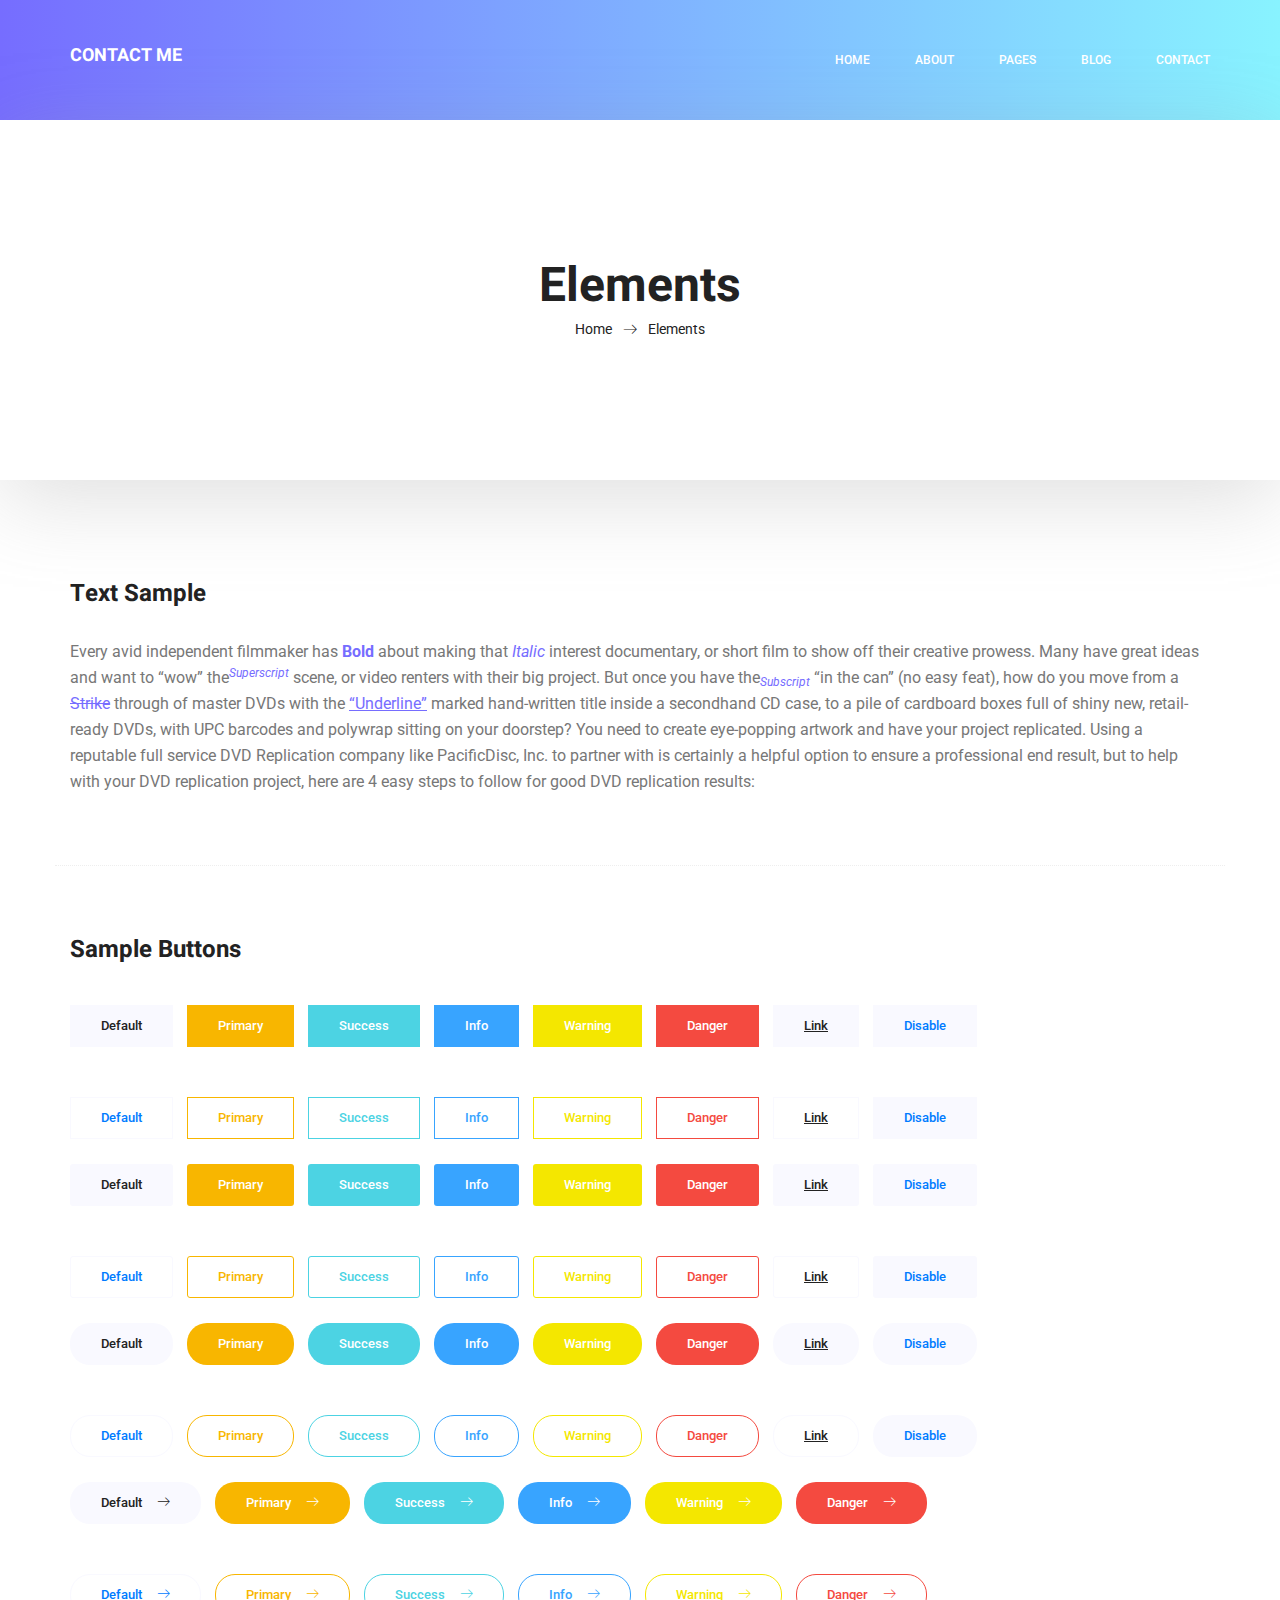
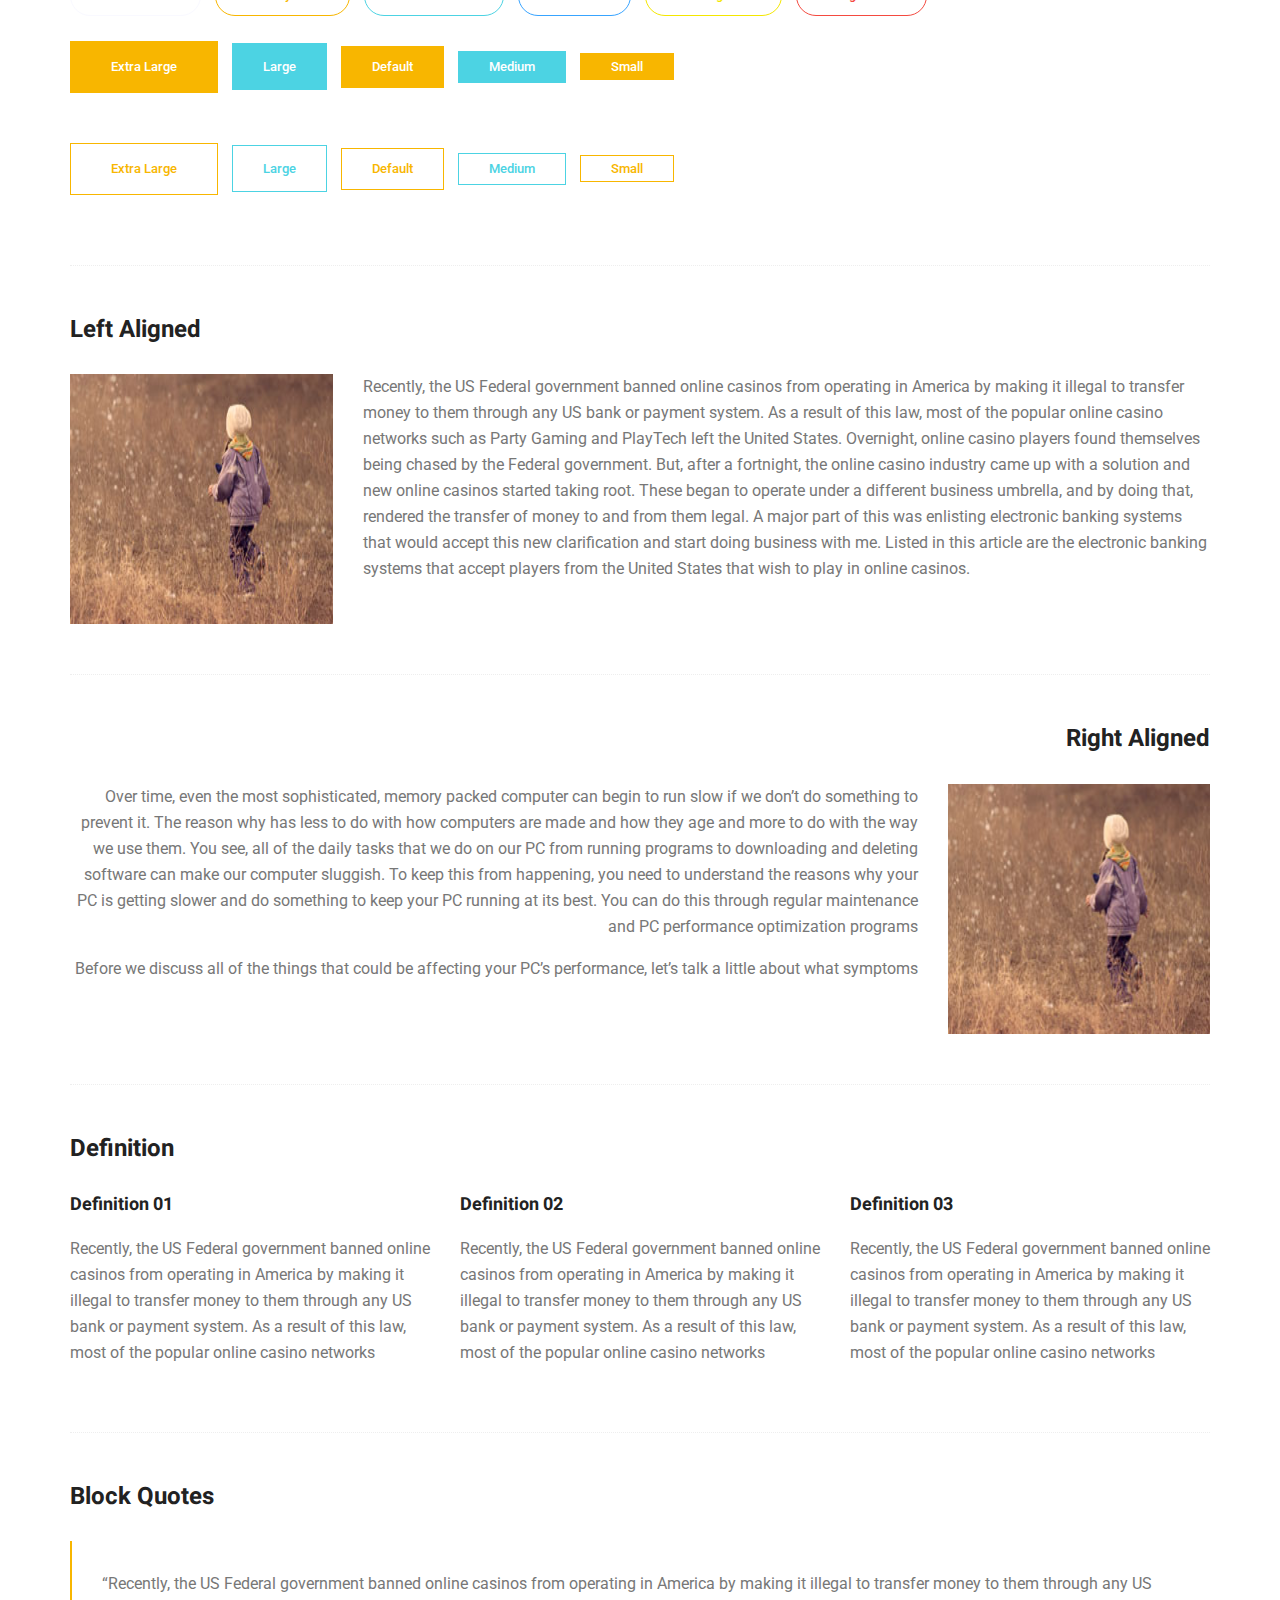
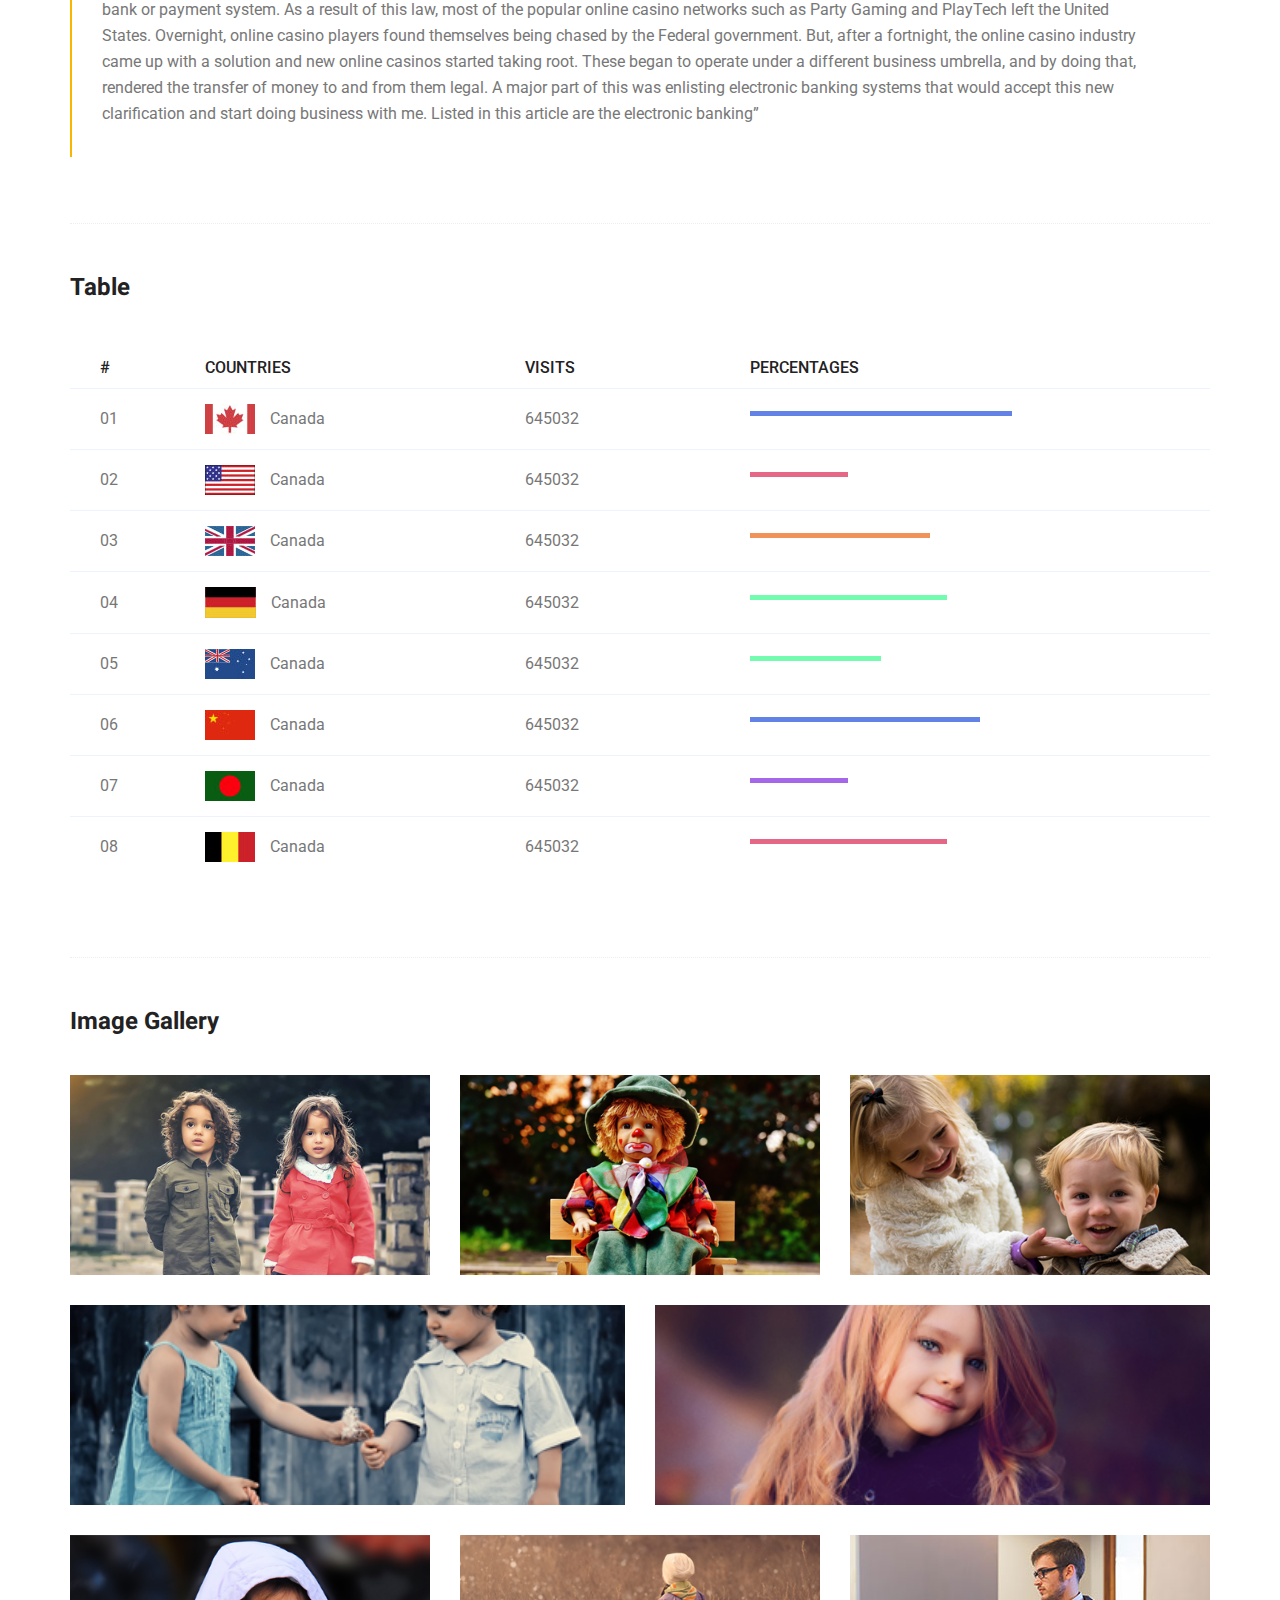
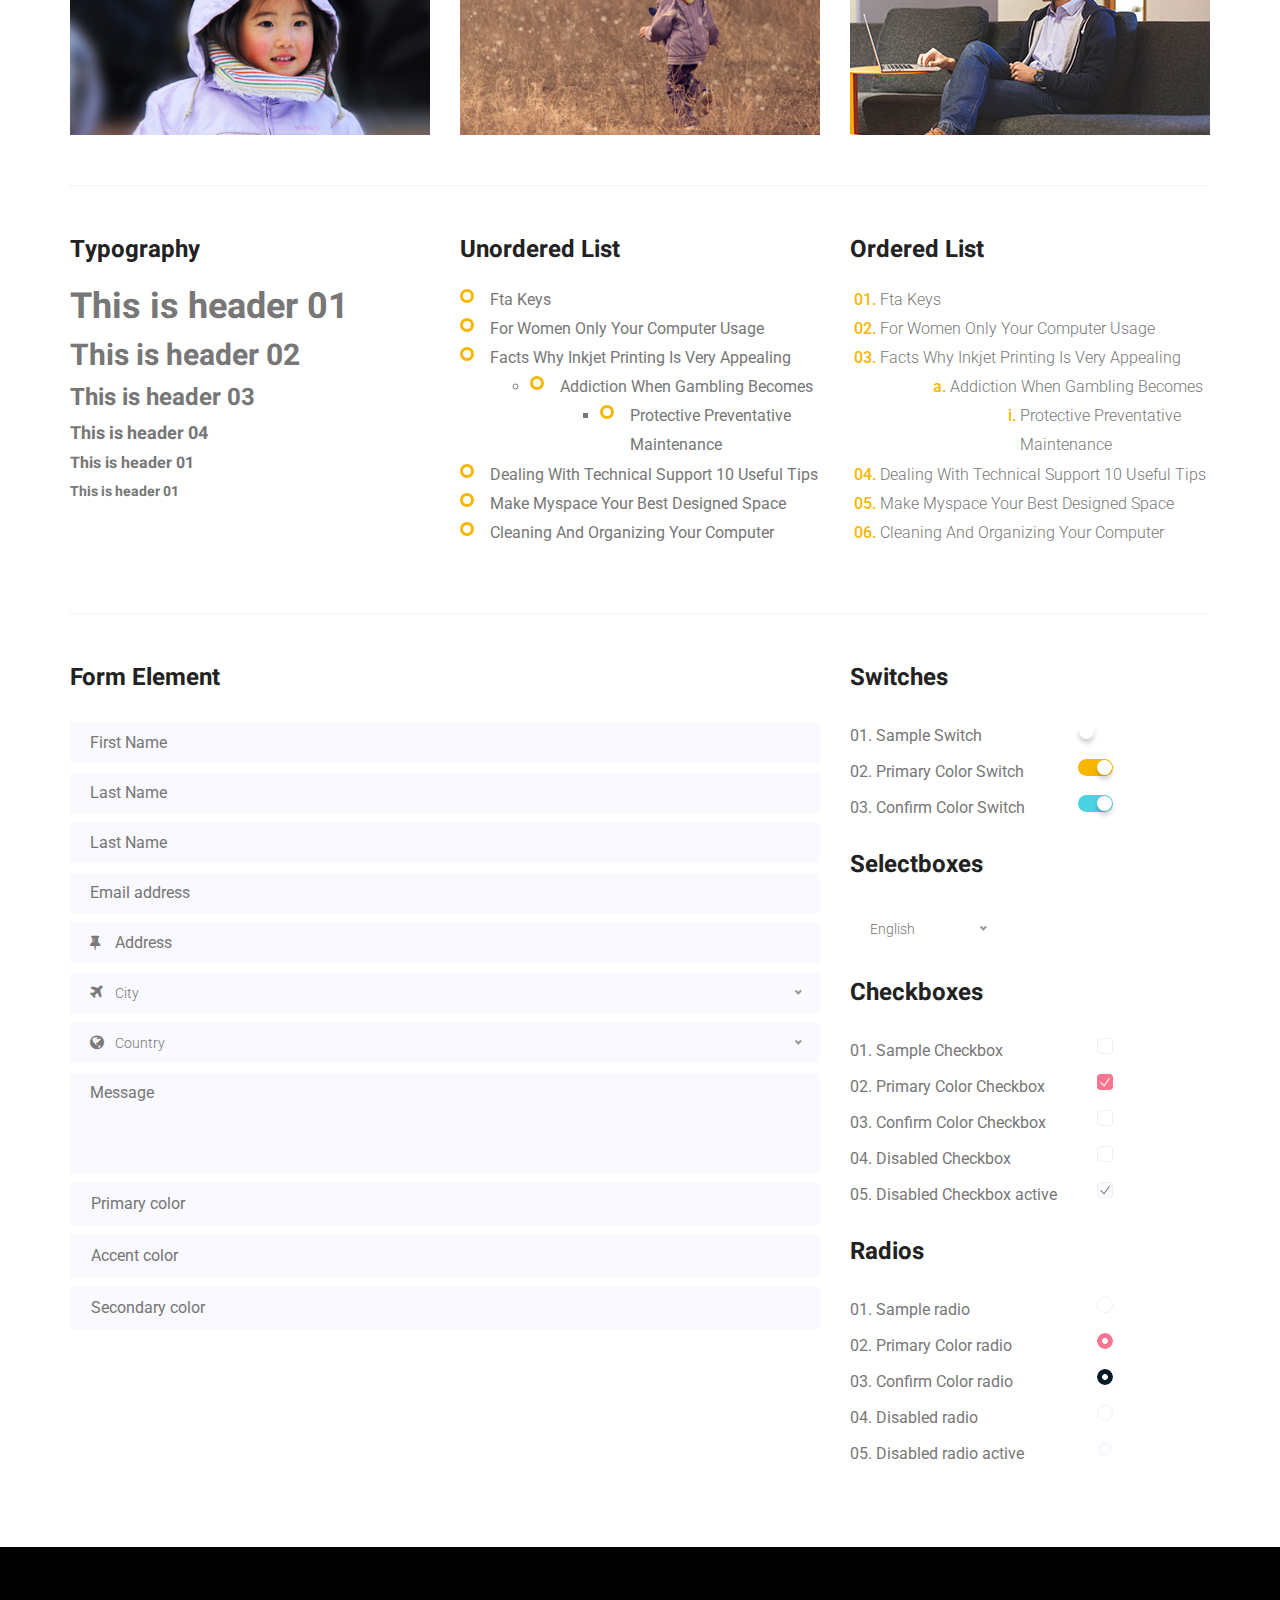
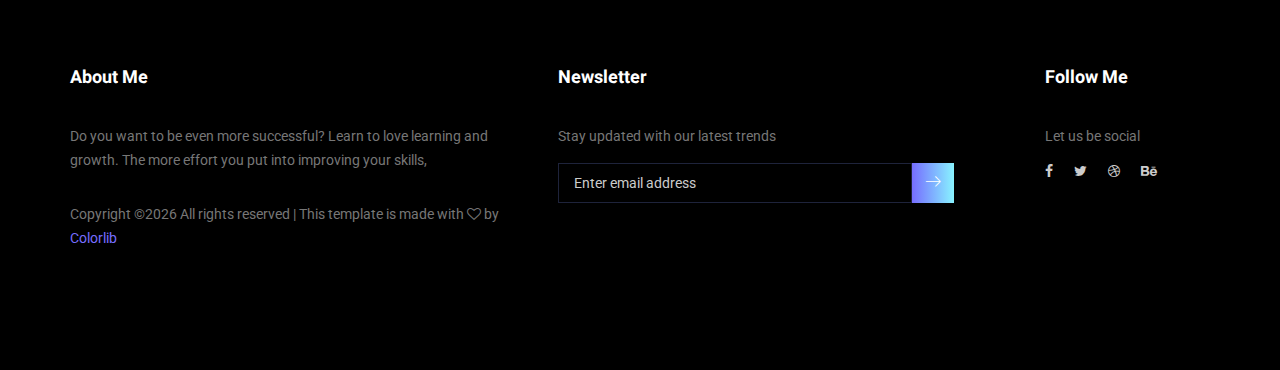
<file: elements.html>
<!doctype html>
<html lang="en">
    <head>
        <!-- Required meta tags -->
        <meta charset="utf-8">
        <meta name="viewport" content="width=device-width, initial-scale=1, shrink-to-fit=no">
        <link rel="icon" href="img/favicon.png" type="image/png">
        <title>Contact Me</title>
        <!-- Bootstrap CSS -->
        <link rel="stylesheet" href="css/bootstrap.css">
        <link rel="stylesheet" href="vendors/linericon/style.css">
        <link rel="stylesheet" href="css/font-awesome.min.css">
        <link rel="stylesheet" href="vendors/owl-carousel/owl.carousel.min.css">
        <link rel="stylesheet" href="vendors/lightbox/simpleLightbox.css">
        <link rel="stylesheet" href="vendors/nice-select/css/nice-select.css">
        <link rel="stylesheet" href="vendors/animate-css/animate.css">
        <link rel="stylesheet" href="vendors/popup/magnific-popup.css">
        <!-- main css -->
        <link rel="stylesheet" href="css/style.css">
        <link rel="stylesheet" href="css/responsive.css">
    </head>
    <body>
        
        <!--================Header Menu Area =================-->
        <header class="header_area">
            <div class="main_menu">
            	<nav class="navbar navbar-expand-lg navbar-light">
					<div class="container box_1620">
						<!-- Brand and toggle get grouped for better mobile display -->
						<a class="navbar-brand logo_h" href="index.html"><h4 class="text-white">CONTACT ME</h4></a>
						<button class="navbar-toggler" type="button" data-toggle="collapse" data-target="#navbarSupportedContent" aria-controls="navbarSupportedContent" aria-expanded="false" aria-label="Toggle navigation">
							<span class="icon-bar"></span>
							<span class="icon-bar"></span>
							<span class="icon-bar"></span>
						</button>
						<!-- Collect the nav links, forms, and other content for toggling -->
						<div class="collapse navbar-collapse offset" id="navbarSupportedContent">
							<ul class="nav navbar-nav menu_nav ml-auto">
								<li class="nav-item active"><a class="nav-link" href="index.html">Home</a></li> 
								<li class="nav-item"><a class="nav-link" href="about.html">About</a></li>
								<li class="nav-item submenu dropdown">
									<a href="#" class="nav-link dropdown-toggle" data-toggle="dropdown" role="button" aria-haspopup="true" aria-expanded="false">Pages</a>
									<ul class="dropdown-menu">
										<li class="nav-item"><a class="nav-link" href="portfolio.html">Portfolio</a></li>
										<li class="nav-item"><a class="nav-link" href="elements.html">Elements</a></li>
									</ul>
								</li> 
								<li class="nav-item submenu dropdown">
									<a href="#" class="nav-link dropdown-toggle" data-toggle="dropdown" role="button" aria-haspopup="true" aria-expanded="false">Blog</a>
									<ul class="dropdown-menu">
										<li class="nav-item"><a class="nav-link" href="blog.html">Blog</a></li>
										<li class="nav-item"><a class="nav-link" href="single-blog.html">Blog Details</a></li>
									</ul>
								</li> 
								<li class="nav-item"><a class="nav-link" href="contact.html">Contact</a></li>
							</ul>
						</div> 
					</div>
            	</nav>
            </div>
        </header>
        <!--================Header Menu Area =================-->
        
        <!--================Home Banner Area =================-->
        <section class="banner_area">
            <div class="box_1620">
				<div class="banner_inner d-flex align-items-center">
					<div class="container">
						<div class="banner_content text-center">
							<h2>Elements</h2>
							<div class="page_link">
								<a href="index.html">Home</a>
								<a href="elements.html">Elements</a>
							</div>
						</div>
					</div>
				</div>
            </div>
        </section>
        <!--================End Home Banner Area =================-->
        
        
        <!-- Start Sample Area -->
			<section class="sample-text-area">
				<div class="container">
					<h3 class="text-heading title_color">Text Sample</h3>
					<p class="sample-text">
						Every avid independent filmmaker has <b>Bold</b> about making that <i>Italic</i> interest documentary, or short film to show off their creative prowess. Many have great ideas and want to “wow” the<sup>Superscript</sup> scene, or video renters with their big project.  But once you have the<sub>Subscript</sub> “in the can” (no easy feat), how do you move from a <del>Strike</del> through of master DVDs with the <u>“Underline”</u> marked hand-written title inside a secondhand CD case, to a pile of cardboard boxes full of shiny new, retail-ready DVDs, with UPC barcodes and polywrap sitting on your doorstep?  You need to create eye-popping artwork and have your project replicated. Using a reputable full service DVD Replication company like PacificDisc, Inc. to partner with is certainly a helpful option to ensure a professional end result, but to help with your DVD replication project, here are 4 easy steps to follow for good DVD replication results: 

					</p>
				</div>
			</section>
			<!-- End Sample Area -->
			<!-- Start Button -->
			<section class="button-area">
				<div class="container border-top-generic">
					<h3 class="text-heading title_color">Sample Buttons</h3>
					<div class="button-group-area">
						<a href="#" class="genric-btn default">Default</a>
						<a href="#" class="genric-btn primary">Primary</a>
						<a href="#" class="genric-btn success">Success</a>
						<a href="#" class="genric-btn info">Info</a>
						<a href="#" class="genric-btn warning">Warning</a>
						<a href="#" class="genric-btn danger">Danger</a>
						<a href="#" class="genric-btn link">Link</a>
						<a href="#" class="genric-btn disable">Disable</a>
					</div>
					<div class="button-group-area mt-10">
						<a href="#" class="genric-btn default-border">Default</a>
						<a href="#" class="genric-btn primary-border">Primary</a>
						<a href="#" class="genric-btn success-border">Success</a>
						<a href="#" class="genric-btn info-border">Info</a>
						<a href="#" class="genric-btn warning-border">Warning</a>
						<a href="#" class="genric-btn danger-border">Danger</a>
						<a href="#" class="genric-btn link-border">Link</a>
						<a href="#" class="genric-btn disable">Disable</a>
					</div>
					<div class="button-group-area mt-40">
						<a href="#" class="genric-btn default radius">Default</a>
						<a href="#" class="genric-btn primary radius">Primary</a>
						<a href="#" class="genric-btn success radius">Success</a>
						<a href="#" class="genric-btn info radius">Info</a>
						<a href="#" class="genric-btn warning radius">Warning</a>
						<a href="#" class="genric-btn danger radius">Danger</a>
						<a href="#" class="genric-btn link radius">Link</a>
						<a href="#" class="genric-btn disable radius">Disable</a>
					</div>
					<div class="button-group-area mt-10">
						<a href="#" class="genric-btn default-border radius">Default</a>
						<a href="#" class="genric-btn primary-border radius">Primary</a>
						<a href="#" class="genric-btn success-border radius">Success</a>
						<a href="#" class="genric-btn info-border radius">Info</a>
						<a href="#" class="genric-btn warning-border radius">Warning</a>
						<a href="#" class="genric-btn danger-border radius">Danger</a>
						<a href="#" class="genric-btn link-border radius">Link</a>
						<a href="#" class="genric-btn disable radius">Disable</a>
					</div>
					<div class="button-group-area mt-40">
						<a href="#" class="genric-btn default circle">Default</a>
						<a href="#" class="genric-btn primary circle">Primary</a>
						<a href="#" class="genric-btn success circle">Success</a>
						<a href="#" class="genric-btn info circle">Info</a>
						<a href="#" class="genric-btn warning circle">Warning</a>
						<a href="#" class="genric-btn danger circle">Danger</a>
						<a href="#" class="genric-btn link circle">Link</a>
						<a href="#" class="genric-btn disable circle">Disable</a>
					</div>
					<div class="button-group-area mt-10">
						<a href="#" class="genric-btn default-border circle">Default</a>
						<a href="#" class="genric-btn primary-border circle">Primary</a>
						<a href="#" class="genric-btn success-border circle">Success</a>
						<a href="#" class="genric-btn info-border circle">Info</a>
						<a href="#" class="genric-btn warning-border circle">Warning</a>
						<a href="#" class="genric-btn danger-border circle">Danger</a>
						<a href="#" class="genric-btn link-border circle">Link</a>
						<a href="#" class="genric-btn disable circle">Disable</a>
					</div>
					<div class="button-group-area mt-40">
						<a href="#" class="genric-btn default circle arrow">Default<span class="lnr lnr-arrow-right"></span></a>
						<a href="#" class="genric-btn primary circle arrow">Primary<span class="lnr lnr-arrow-right"></span></a>
						<a href="#" class="genric-btn success circle arrow">Success<span class="lnr lnr-arrow-right"></span></a>
						<a href="#" class="genric-btn info circle arrow">Info<span class="lnr lnr-arrow-right"></span></a>
						<a href="#" class="genric-btn warning circle arrow">Warning<span class="lnr lnr-arrow-right"></span></a>
						<a href="#" class="genric-btn danger circle arrow">Danger<span class="lnr lnr-arrow-right"></span></a>
					</div>
					<div class="button-group-area mt-10">
						<a href="#" class="genric-btn default-border circle arrow">Default<span class="lnr lnr-arrow-right"></span></a>
						<a href="#" class="genric-btn primary-border circle arrow">Primary<span class="lnr lnr-arrow-right"></span></a>
						<a href="#" class="genric-btn success-border circle arrow">Success<span class="lnr lnr-arrow-right"></span></a>
						<a href="#" class="genric-btn info-border circle arrow">Info<span class="lnr lnr-arrow-right"></span></a>
						<a href="#" class="genric-btn warning-border circle arrow">Warning<span class="lnr lnr-arrow-right"></span></a>
						<a href="#" class="genric-btn danger-border circle arrow">Danger<span class="lnr lnr-arrow-right"></span></a>
					</div>
					<div class="button-group-area mt-40">
						<a href="#" class="genric-btn primary e-large">Extra Large</a>
						<a href="#" class="genric-btn success large">Large</a>
						<a href="#" class="genric-btn primary">Default</a>
						<a href="#" class="genric-btn success medium">Medium</a>
						<a href="#" class="genric-btn primary small">Small</a>
					</div>
					<div class="button-group-area mt-10">
						<a href="#" class="genric-btn primary-border e-large">Extra Large</a>
						<a href="#" class="genric-btn success-border large">Large</a>
						<a href="#" class="genric-btn primary-border">Default</a>
						<a href="#" class="genric-btn success-border medium">Medium</a>
						<a href="#" class="genric-btn primary-border small">Small</a>
					</div>
				</div>
			</section>
			<!-- End Button -->
			<!-- Start Align Area -->
			<div class="whole-wrap">
				<div class="container">
					<div class="section-top-border">
						<h3 class="mb-30 title_color">Left Aligned</h3>
						<div class="row">
							<div class="col-md-3">
								<img src="img/elements/d.jpg" alt="" class="img-fluid">
							</div>
							<div class="col-md-9 mt-sm-20 left-align-p">
								<p>Recently, the US Federal government banned online casinos from operating in America by making it illegal to transfer money to them through any US bank or payment system. As a result of this law, most of the popular online casino networks such as Party Gaming and PlayTech left the United States. Overnight, online casino players found themselves being chased by the Federal government. But, after a fortnight, the online casino industry came up with a solution and new online casinos started taking root. These began to operate under a different business umbrella, and by doing that, rendered the transfer of money to and from them legal. A major part of this was enlisting electronic banking systems that would accept this new clarification and start doing business with me. Listed in this article are the electronic banking systems that accept players from the United States that wish to play in online casinos.</p>
							</div>
						</div>
					</div>
					<div class="section-top-border text-right">
						<h3 class="mb-30 title_color">Right Aligned</h3>
						<div class="row">
							<div class="col-md-9">
								<p class="text-right">Over time, even the most sophisticated, memory packed computer can begin to run slow if we don’t do something to prevent it. The reason why has less to do with how computers are made and how they age and more to do with the way we use them. You see, all of the daily tasks that we do on our PC from running programs to downloading and deleting software can make our computer sluggish. To keep this from happening, you need to understand the reasons why your PC is getting slower and do something to keep your PC running at its best. You can do this through regular maintenance and PC performance optimization programs</p>
								<p class="text-right">Before we discuss all of the things that could be affecting your PC’s performance, let’s talk a little about what symptoms</p>
							</div>
							<div class="col-md-3">
								<img src="img/elements/d.jpg" alt="" class="img-fluid">
							</div>
						</div>
					</div>
					<div class="section-top-border">
						<h3 class="mb-30 title_color">Definition</h3>
						<div class="row">
							<div class="col-md-4">
								<div class="single-defination">
									<h4 class="mb-20">Definition 01</h4>
									<p>Recently, the US Federal government banned online casinos from operating in America by making it illegal to transfer money to them through any US bank or payment system. As a result of this law, most of the popular online casino networks</p>
								</div>
							</div>
							<div class="col-md-4">
								<div class="single-defination">
									<h4 class="mb-20">Definition 02</h4>
									<p>Recently, the US Federal government banned online casinos from operating in America by making it illegal to transfer money to them through any US bank or payment system. As a result of this law, most of the popular online casino networks</p>
								</div>
							</div>
							<div class="col-md-4">
								<div class="single-defination">
									<h4 class="mb-20">Definition 03</h4>
									<p>Recently, the US Federal government banned online casinos from operating in America by making it illegal to transfer money to them through any US bank or payment system. As a result of this law, most of the popular online casino networks</p>
								</div>
							</div>
						</div>
					</div>
					<div class="section-top-border">
						<h3 class="mb-30 title_color">Block Quotes</h3>
						<div class="row">
							<div class="col-lg-12">
								<blockquote class="generic-blockquote">
									“Recently, the US Federal government banned online casinos from operating in America by making it illegal to transfer money to them through any US bank or payment system. As a result of this law, most of the popular online casino networks such as Party Gaming and PlayTech left the United States. Overnight, online casino players found themselves being chased by the Federal government. But, after a fortnight, the online casino industry came up with a solution and new online casinos started taking root. These began to operate under a different business umbrella, and by doing that, rendered the transfer of money to and from them legal. A major part of this was enlisting electronic banking systems that would accept this new clarification and start doing business with me. Listed in this article are the electronic banking” 
								</blockquote>
							</div>
						</div>
					</div>
					<div class="section-top-border">
						<h3 class="mb-30 title_color">Table</h3>
						<div class="progress-table-wrap">
							<div class="progress-table">
								<div class="table-head">
									<div class="serial">#</div>
									<div class="country">Countries</div>
									<div class="visit">Visits</div>
									<div class="percentage">Percentages</div>
								</div>
								<div class="table-row">
									<div class="serial">01</div>
									<div class="country"> <img src="img/elements/f1.jpg" alt="flag">Canada</div>
									<div class="visit">645032</div>
									<div class="percentage">
										<div class="progress">
											<div class="progress-bar color-1" role="progressbar" style="width: 80%" aria-valuenow="80" aria-valuemin="0" aria-valuemax="100"></div>
										</div>
									</div>
								</div>
								<div class="table-row">
									<div class="serial">02</div>
									<div class="country"> <img src="img/elements/f2.jpg" alt="flag">Canada</div>
									<div class="visit">645032</div>
									<div class="percentage">
										<div class="progress">
											<div class="progress-bar color-2" role="progressbar" style="width: 30%" aria-valuenow="30" aria-valuemin="0" aria-valuemax="100"></div>
										</div>
									</div>
								</div>
								<div class="table-row">
									<div class="serial">03</div>
									<div class="country"> <img src="img/elements/f3.jpg" alt="flag">Canada</div>
									<div class="visit">645032</div>
									<div class="percentage">
										<div class="progress">
											<div class="progress-bar color-3" role="progressbar" style="width: 55%" aria-valuenow="55" aria-valuemin="0" aria-valuemax="100"></div>
										</div>
									</div>
								</div>
								<div class="table-row">
									<div class="serial">04</div>
									<div class="country"> <img src="img/elements/f4.jpg" alt="flag">Canada</div>
									<div class="visit">645032</div>
									<div class="percentage">
										<div class="progress">
											<div class="progress-bar color-4" role="progressbar" style="width: 60%" aria-valuenow="60" aria-valuemin="0" aria-valuemax="100"></div>
										</div>
									</div>
								</div>
								<div class="table-row">
									<div class="serial">05</div>
									<div class="country"> <img src="img/elements/f5.jpg" alt="flag">Canada</div>
									<div class="visit">645032</div>
									<div class="percentage">
										<div class="progress">
											<div class="progress-bar color-5" role="progressbar" style="width: 40%" aria-valuenow="40" aria-valuemin="0" aria-valuemax="100"></div>
										</div>
									</div>
								</div>
								<div class="table-row">
									<div class="serial">06</div>
									<div class="country"> <img src="img/elements/f6.jpg" alt="flag">Canada</div>
									<div class="visit">645032</div>
									<div class="percentage">
										<div class="progress">
											<div class="progress-bar color-6" role="progressbar" style="width: 70%" aria-valuenow="70" aria-valuemin="0" aria-valuemax="100"></div>
										</div>
									</div>
								</div>
								<div class="table-row">
									<div class="serial">07</div>
									<div class="country"> <img src="img/elements/f7.jpg" alt="flag">Canada</div>
									<div class="visit">645032</div>
									<div class="percentage">
										<div class="progress">
											<div class="progress-bar color-7" role="progressbar" style="width: 30%" aria-valuenow="30" aria-valuemin="0" aria-valuemax="100"></div>
										</div>
									</div>
								</div>
								<div class="table-row">
									<div class="serial">08</div>
									<div class="country"> <img src="img/elements/f8.jpg" alt="flag">Canada</div>
									<div class="visit">645032</div>
									<div class="percentage">
										<div class="progress">
											<div class="progress-bar color-8" role="progressbar" style="width: 60%" aria-valuenow="60" aria-valuemin="0" aria-valuemax="100"></div>
										</div>
									</div>
								</div>
							</div>
						</div>
					</div>
					<div class="section-top-border">
						<h3 class="title_color">Image Gallery</h3>
						<div class="row gallery-item">
							<div class="col-md-4">
								<a href="img/elements/g1.jpg" class="img-gal"><div class="single-gallery-image" style="background: url(img/elements/g1.jpg);"></div></a>
							</div>
							<div class="col-md-4">
								<a href="img/elements/g2.jpg" class="img-gal"><div class="single-gallery-image" style="background: url(img/elements/g2.jpg);"></div></a>
							</div>
							<div class="col-md-4">
								<a href="img/elements/g3.jpg" class="img-gal"><div class="single-gallery-image" style="background: url(img/elements/g3.jpg);"></div></a>
							</div>
							<div class="col-md-6">
								<a href="img/elements/g4.jpg" class="img-gal"><div class="single-gallery-image" style="background: url(img/elements/g4.jpg);"></div></a>
							</div>
							<div class="col-md-6">
								<a href="img/elements/g5.jpg" class="img-gal"><div class="single-gallery-image" style="background: url(img/elements/g5.jpg);"></div></a>
							</div>
							<div class="col-md-4">
								<a href="img/elements/g6.jpg" class="img-gal"><div class="single-gallery-image" style="background: url(img/elements/g6.jpg);"></div></a>
							</div>
							<div class="col-md-4">
								<a href="img/elements/g7.jpg" class="img-gal"><div class="single-gallery-image" style="background: url(img/elements/g7.jpg);"></div></a>
							</div>
							<div class="col-md-4">
								<a href="img/elements/g8.jpg" class="img-gal"><div class="single-gallery-image" style="background: url(img/elements/g8.jpg);"></div></a>
							</div>
						</div>
					</div>
					<div class="section-top-border">
						<div class="row">
							<div class="col-lg-4 col-sm-6 typo-sec">
								<h3 class="mb-20 title_color">Typography</h3>
								<div class="typography">
									<h1 class="typo-list">This is header 01</h1>
									<h2 class="typo-list">This is header 02</h2>
									<h3 class="typo-list">This is header 03</h3>
									<h4 class="typo-list">This is header 04</h4>
									<h5 class="typo-list">This is header 01</h5>
									<h6 class="typo-list">This is header 01</h6>
								</div>
							</div>
							<div class="col-lg-4 col-sm-6 mt-sm-30 typo-sec">
								<h3 class="mb-20 title_color">Unordered List</h3>
								<div class="">
									<ul class="unordered-list">
										<li>Fta Keys</li>
										<li>For Women Only Your Computer Usage</li>
										<li>Facts Why Inkjet Printing Is Very Appealing
											<ul>
												<li>Addiction When Gambling Becomes
													<ul>
														<li>Protective Preventative Maintenance</li>
													</ul>
												</li>
											</ul>
										</li>
										<li>Dealing With Technical Support 10 Useful Tips</li>
										<li>Make Myspace Your Best Designed Space</li>
										<li>Cleaning And Organizing Your Computer</li>
									</ul>
								</div>
							</div>
							<div class="col-lg-4 col-sm-6 mt-sm-30 typo-sec">
								<h3 class="mb-20 title_color">Ordered List</h3>
								<div class="">
									<ol class="ordered-list">
										<li><span>Fta Keys</span></li>
										<li><span>For Women Only Your Computer Usage</span></li>
										<li><span>Facts Why Inkjet Printing Is Very Appealing</span>
											<ol class="ordered-list-alpha">
												<li><span>Addiction When Gambling Becomes</span>
													<ol class="ordered-list-roman">
														<li><span>Protective Preventative Maintenance</span></li>
													</ol>
												</li>
											</ol>
										</li>
										<li><span>Dealing With Technical Support 10 Useful Tips</span></li>
										<li><span>Make Myspace Your Best Designed Space</span></li>
										<li><span>Cleaning And Organizing Your Computer</span></li>
									</ol>
								</div>
							</div>
						</div>
					</div>
					<div class="section-top-border">
						<div class="row">
							<div class="col-lg-8 col-md-8">
								<h3 class="mb-30 title_color">Form Element</h3>
								<form action="#">
									<div class="mt-10">
										<input type="text" name="first_name" placeholder="First Name" onfocus="this.placeholder = ''" onblur="this.placeholder = 'First Name'" required class="single-input">
									</div>
									<div class="mt-10">
										<input type="text" name="last_name" placeholder="Last Name" onfocus="this.placeholder = ''" onblur="this.placeholder = 'Last Name'" required class="single-input">
									</div>
									<div class="mt-10">
										<input type="text" name="last_name" placeholder="Last Name" onfocus="this.placeholder = ''" onblur="this.placeholder = 'Last Name'" required class="single-input">
									</div>
									<div class="mt-10">
										<input type="email" name="EMAIL" placeholder="Email address" onfocus="this.placeholder = ''" onblur="this.placeholder = 'Email address'" required class="single-input">
									</div>
									<div class="input-group-icon mt-10">
										<div class="icon"><i class="fa fa-thumb-tack" aria-hidden="true"></i></div>
										<input type="text" name="address" placeholder="Address" onfocus="this.placeholder = ''" onblur="this.placeholder = 'Address'" required class="single-input">
									</div>
									<div class="input-group-icon mt-10">
										<div class="icon"><i class="fa fa-plane" aria-hidden="true"></i></div>
										<div class="form-select" id="default-select">
											<select>
												<option value="1">City</option>
												<option value="1">Dhaka</option>
												<option value="1">Dilli</option>
												<option value="1">Newyork</option>
												<option value="1">Islamabad</option>
											</select>
										</div>
									</div>
									<div class="input-group-icon mt-10">
										<div class="icon"><i class="fa fa-globe" aria-hidden="true"></i></div>
										<div class="form-select" id="default-select2">
											<select>
												<option value="1">Country</option>
												<option value="1">Bangladesh</option>
												<option value="1">India</option>
												<option value="1">England</option>
												<option value="1">Srilanka</option>
											</select>
										</div>
									</div>
									
									<div class="mt-10">
										<textarea class="single-textarea" placeholder="Message" onfocus="this.placeholder = ''" onblur="this.placeholder = 'Message'" required></textarea>
									</div>
									<div class="mt-10">
										<input type="text" name="first_name" placeholder="Primary color" onfocus="this.placeholder = ''" onblur="this.placeholder = 'Primary color'" required class="single-input-primary">
									</div>
									<div class="mt-10">
										<input type="text" name="first_name" placeholder="Accent color" onfocus="this.placeholder = ''" onblur="this.placeholder = 'Accent color'" required class="single-input-accent">
									</div>
									<div class="mt-10">
										<input type="text" name="first_name" placeholder="Secondary color" onfocus="this.placeholder = ''" onblur="this.placeholder = 'Secondary color'" required class="single-input-secondary">
									</div>
								</form>
							</div>
							<div class="col-lg-3 col-md-4 mt-sm-30 element-wrap">
								<div class="single-element-widget">
									<h3 class="mb-30 title_color">Switches</h3>
									<div class="switch-wrap d-flex justify-content-between">
										<p>01. Sample Switch</p>
										<div class="primary-switch">
											<input type="checkbox" id="default-switch">
											<label for="default-switch"></label>
										</div>
									</div>
									<div class="switch-wrap d-flex justify-content-between">
										<p>02. Primary Color Switch</p>
										<div class="primary-switch">
											<input type="checkbox" id="primary-switch" checked>
											<label for="primary-switch"></label>
										</div>
									</div>
									<div class="switch-wrap d-flex justify-content-between">
										<p>03. Confirm Color Switch</p>
										<div class="confirm-switch">
											<input type="checkbox" id="confirm-switch" checked>
											<label for="confirm-switch"></label>
										</div>
									</div>
								</div>
								<div class="single-element-widget">
									<h3 class="mb-30 title_color">Selectboxes</h3>
									<div class="default-select" id="default-select">
										<select>
											<option value="1">English</option>
											<option value="1">Spanish</option>
											<option value="1">Arabic</option>
											<option value="1">Portuguise</option>
											<option value="1">Bengali</option>
										</select>
									</div>
								</div>
								<div class="single-element-widget">
									<h3 class="mb-30 title_color">Checkboxes</h3>
									<div class="switch-wrap d-flex justify-content-between">
										<p>01. Sample Checkbox</p>
										<div class="primary-checkbox">
											<input type="checkbox" id="default-checkbox">
											<label for="default-checkbox"></label>
										</div>
									</div>
									<div class="switch-wrap d-flex justify-content-between">
										<p>02. Primary Color Checkbox</p>
										<div class="primary-checkbox">
											<input type="checkbox" id="primary-checkbox" checked>
											<label for="primary-checkbox"></label>
										</div>
									</div>
									<div class="switch-wrap d-flex justify-content-between">
										<p>03. Confirm Color Checkbox</p>
										<div class="confirm-checkbox">
											<input type="checkbox" id="confirm-checkbox">
											<label for="confirm-checkbox"></label>
										</div>
									</div>
									<div class="switch-wrap d-flex justify-content-between">
										<p>04. Disabled Checkbox</p>
										<div class="disabled-checkbox">
											<input type="checkbox" id="disabled-checkbox" disabled>
											<label for="disabled-checkbox"></label>
										</div>
									</div>
									<div class="switch-wrap d-flex justify-content-between">
										<p>05. Disabled Checkbox active</p>
										<div class="disabled-checkbox">
											<input type="checkbox" id="disabled-checkbox-active" checked disabled>
											<label for="disabled-checkbox-active"></label>
										</div>
									</div>
								</div>
								<div class="single-element-widget">
									<h3 class="mb-30 title_color">Radios</h3>
									<div class="switch-wrap d-flex justify-content-between">
										<p>01. Sample radio</p>
										<div class="primary-radio">
											<input type="checkbox" id="default-radio">
											<label for="default-radio"></label>
										</div>
									</div>
									<div class="switch-wrap d-flex justify-content-between">
										<p>02. Primary Color radio</p>
										<div class="primary-radio">
											<input type="checkbox" id="primary-radio" checked>
											<label for="primary-radio"></label>
										</div>
									</div>
									<div class="switch-wrap d-flex justify-content-between">
										<p>03. Confirm Color radio</p>
										<div class="confirm-radio">
											<input type="checkbox" id="confirm-radio" checked>
											<label for="confirm-radio"></label>
										</div>
									</div>
									<div class="switch-wrap d-flex justify-content-between">
										<p>04. Disabled radio</p>
										<div class="disabled-radio">
											<input type="checkbox" id="disabled-radio" disabled>
											<label for="disabled-radio"></label>
										</div>
									</div>
									<div class="switch-wrap d-flex justify-content-between">
										<p>05. Disabled radio active</p>
										<div class="disabled-radio">
											<input type="checkbox" id="disabled-radio-active" checked disabled>
											<label for="disabled-radio-active"></label>
										</div>
									</div>
								</div>
							</div>
						</div>
					</div>
				</div>
			</div>
			<!-- End Align Area -->
        
        
        <!--================Footer Area =================-->
        <footer class="footer_area p_120">
        	<div class="container">
        		<div class="row footer_inner">
        			<div class="col-lg-5 col-sm-6">
        				<aside class="f_widget ab_widget">
        					<div class="f_title">
        						<h3>About Me</h3>
        					</div>
        					<p>Do you want to be even more successful? Learn to love learning and growth. The more effort you put into improving your skills,</p>
        					<p><!-- Link back to Colorlib can't be removed. Template is licensed under CC BY 3.0. -->
Copyright &copy;<script>document.write(new Date().getFullYear());</script> All rights reserved | This template is made with <i class="fa fa-heart-o" aria-hidden="true"></i> by <a href="https://colorlib.com" target="_blank">Colorlib</a>
<!-- Link back to Colorlib can't be removed. Template is licensed under CC BY 3.0. --></p>
        				</aside>
        			</div>
        			<div class="col-lg-5 col-sm-6">
        				<aside class="f_widget news_widget">
        					<div class="f_title">
        						<h3>Newsletter</h3>
        					</div>
        					<p>Stay updated with our latest trends</p>
        					<div id="mc_embed_signup">
                                <form target="_blank" action="https://spondonit.us12.list-manage.com/subscribe/post?u=1462626880ade1ac87bd9c93a&amp;id=92a4423d01" method="get" class="subscribe_form relative">
                                	<div class="input-group d-flex flex-row">
                                        <input name="EMAIL" placeholder="Enter email address" onfocus="this.placeholder = ''" onblur="this.placeholder = 'Email Address '" required="" type="email">
                                        <button class="btn sub-btn"><span class="lnr lnr-arrow-right"></span></button>		
                                    </div>				
                                    <div class="mt-10 info"></div>
                                </form>
                            </div>
        				</aside>
        			</div>
        			<div class="col-lg-2">
        				<aside class="f_widget social_widget">
        					<div class="f_title">
        						<h3>Follow Me</h3>
        					</div>
        					<p>Let us be social</p>
        					<ul class="list">
        						<li><a href="#"><i class="fa fa-facebook"></i></a></li>
        						<li><a href="#"><i class="fa fa-twitter"></i></a></li>
        						<li><a href="#"><i class="fa fa-dribbble"></i></a></li>
        						<li><a href="#"><i class="fa fa-behance"></i></a></li>
        					</ul>
        				</aside>
        			</div>
        		</div>
        	</div>
        </footer>
        <!--================End Footer Area =================-->
        
        
        
        
        <!-- Optional JavaScript -->
        <!-- jQuery first, then Popper.js, then Bootstrap JS -->
        <script src="js/jquery-3.3.1.min.js"></script>
        <script src="js/popper.js"></script>
        <script src="js/bootstrap.min.js"></script>
        <script src="js/stellar.js"></script>
        <script src="vendors/lightbox/simpleLightbox.min.js"></script>
        <script src="vendors/nice-select/js/jquery.nice-select.min.js"></script>
        <script src="vendors/isotope/imagesloaded.pkgd.min.js"></script>
        <script src="vendors/isotope/isotope.pkgd.min.js"></script>
        <script src="vendors/owl-carousel/owl.carousel.min.js"></script>
        <script src="vendors/popup/jquery.magnific-popup.min.js"></script>
        <script src="js/jquery.ajaxchimp.min.js"></script>
        <script src="vendors/counter-up/jquery.waypoints.min.js"></script>
        <script src="vendors/counter-up/jquery.counterup.min.js"></script>
        <script src="js/mail-script.js"></script>
        <script src="js/theme.js"></script>
    </body>
</html>
</file>
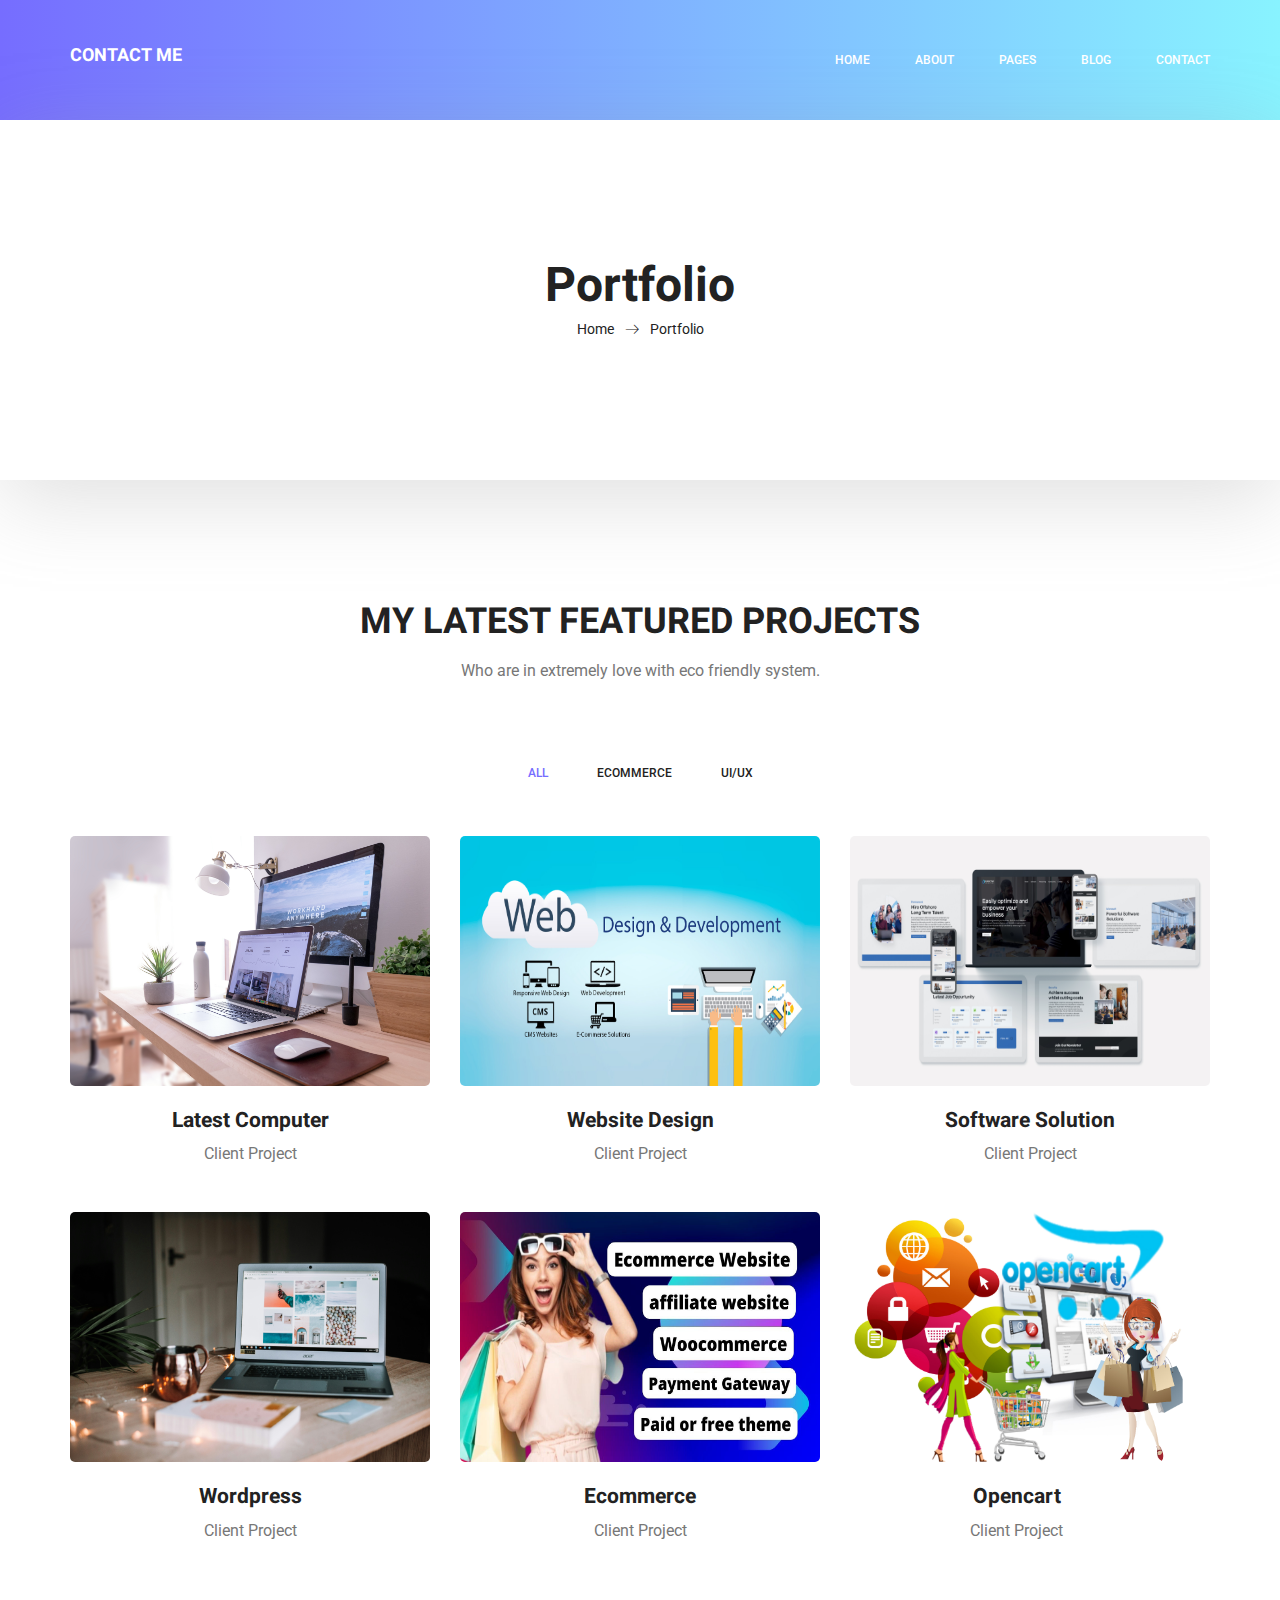
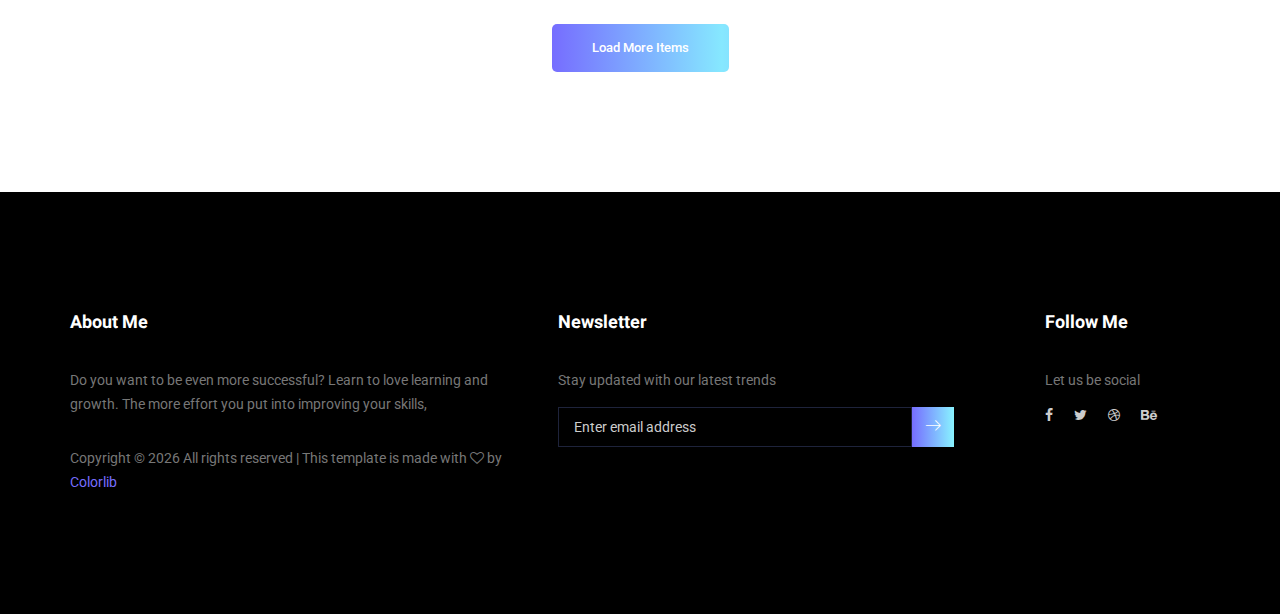
<file: portfolio.html>
<!DOCTYPE html>
<html lang="en">
  <head>
    <!-- Required meta tags -->
    <meta charset="utf-8" />
    <meta
      name="viewport"
      content="width=device-width, initial-scale=1, shrink-to-fit=no"
    />
    <link rel="icon" href="img/favicon.png" type="image/png" />
    <title>Contact Me</title>
    <!-- Bootstrap CSS -->
    <link rel="stylesheet" href="css/bootstrap.css" />
    <link rel="stylesheet" href="vendors/linericon/style.css" />
    <link rel="stylesheet" href="css/font-awesome.min.css" />
    <link rel="stylesheet" href="vendors/owl-carousel/owl.carousel.min.css" />
    <link rel="stylesheet" href="vendors/lightbox/simpleLightbox.css" />
    <link rel="stylesheet" href="vendors/nice-select/css/nice-select.css" />
    <link rel="stylesheet" href="vendors/animate-css/animate.css" />
    <link rel="stylesheet" href="vendors/popup/magnific-popup.css" />
    <link rel="stylesheet" href="vendors/flaticon/flaticon.css" />
    <!-- main css -->
    <link rel="stylesheet" href="css/style.css" />
    <link rel="stylesheet" href="css/responsive.css" />
  </head>
  <body>
    <!--================Header Menu Area =================-->
    <header class="header_area">
      <div class="main_menu">
        <nav class="navbar navbar-expand-lg navbar-light">
          <div class="container box_1620">
            <!-- Brand and toggle get grouped for better mobile display -->
            <a class="navbar-brand logo_h" href="index.html"
              ><h4 class="text-white">CONTACT ME</h4></a
            >
            <button
              class="navbar-toggler"
              type="button"
              data-toggle="collapse"
              data-target="#navbarSupportedContent"
              aria-controls="navbarSupportedContent"
              aria-expanded="false"
              aria-label="Toggle navigation"
            >
              <span class="icon-bar"></span>
              <span class="icon-bar"></span>
              <span class="icon-bar"></span>
            </button>
            <!-- Collect the nav links, forms, and other content for toggling -->
            <div
              class="collapse navbar-collapse offset"
              id="navbarSupportedContent"
            >
              <ul class="nav navbar-nav menu_nav ml-auto">
                <li class="nav-item active">
                  <a class="nav-link" href="index.html">Home</a>
                </li>
                <li class="nav-item">
                  <a class="nav-link" href="about.html">About</a>
                </li>
                <li class="nav-item submenu dropdown">
                  <a
                    href="#"
                    class="nav-link dropdown-toggle"
                    data-toggle="dropdown"
                    role="button"
                    aria-haspopup="true"
                    aria-expanded="false"
                    >Pages</a
                  >
                  <ul class="dropdown-menu">
                    <li class="nav-item">
                      <a class="nav-link" href="portfolio.html">Portfolio</a>
                    </li>
                    <li class="nav-item">
                      <a class="nav-link" href="elements.html">Elements</a>
                    </li>
                  </ul>
                </li>
                <li class="nav-item submenu dropdown">
                  <a
                    href="#"
                    class="nav-link dropdown-toggle"
                    data-toggle="dropdown"
                    role="button"
                    aria-haspopup="true"
                    aria-expanded="false"
                    >Blog</a
                  >
                  <ul class="dropdown-menu">
                    <li class="nav-item">
                      <a class="nav-link" href="blog.html">Blog</a>
                    </li>
                    <li class="nav-item">
                      <a class="nav-link" href="single-blog.html"
                        >Blog Details</a
                      >
                    </li>
                  </ul>
                </li>
                <li class="nav-item">
                  <a class="nav-link" href="contact.html">Contact</a>
                </li>
              </ul>
            </div>
          </div>
        </nav>
      </div>
    </header>
    <!--================Header Menu Area =================-->

    <!--================Home Banner Area =================-->
    <section class="banner_area">
      <div class="box_1620">
        <div class="banner_inner d-flex align-items-center">
          <div class="container">
            <div class="banner_content text-center">
              <h2>Portfolio</h2>
              <div class="page_link">
                <a href="index.html">Home</a>
                <a href="portfolio.html">Portfolio</a>
              </div>
            </div>
          </div>
        </div>
      </div>
    </section>
    <!--================End Home Banner Area =================-->

    <!--================Home Gallery Area =================-->
    <section class="home_gallery_area p_120">
      <div class="container">
        <div class="main_title">
          <h2>My Latest Featured Projects</h2>
          <p>Who are in extremely love with eco friendly system.</p>
        </div>
        <div class="isotope_fillter">
          <ul class="gallery_filter list">
            <li class="active" data-filter="*"><a href="#">All</a></li>
            <li data-filter=".brand"><a href="#">Ecommerce</a></li>
            <li data-filter=".manipul"><a href="#">UI/UX</a></li>
          </ul>
        </div>
      </div>
      <div class="container">
        <div class="gallery_f_inner row imageGallery1">
          <div class="col-lg-4 col-md-4 col-sm-6 brand manipul design print">
            <div class="h_gallery_item">
              <div class="g_img_item">
                <img class="img-fluid" src="img/gallery/project-1.jpg" alt="" />
                <a class="light" href="img/gallery/project-1.jpg"
                  ><img src="img/gallery/icon.png" alt=""
                /></a>
              </div>
              <div class="g_item_text">
                <h4>Latest Computer</h4>
                <p>Client Project</p>
              </div>
            </div>
          </div>
          <div class="col-lg-4 col-md-4 col-sm-6 brand manipul creative">
            <div class="h_gallery_item">
              <div class="g_img_item">
                <img class="img-fluid" src="img/gallery/project-2.jpg" alt="" />
                <a class="light" href="img/gallery/project-2.jpg"
                  ><img src="img/gallery/icon.png" alt=""
                /></a>
              </div>
              <div class="g_item_text">
                <h4>Website Design</h4>
                <p>Client Project</p>
              </div>
            </div>
          </div>
          <div class="col-lg-4 col-md-4 col-sm-6 manipul creative design print">
            <div class="h_gallery_item">
              <div class="g_img_item">
                <img class="img-fluid" src="img/gallery/project-3.jpg" alt="" />
                <a class="light" href="img/gallery/project-3.jpg"
                  ><img src="img/gallery/icon.png" alt=""
                /></a>
              </div>
              <div class="g_item_text">
                <h4>Software Solution</h4>
                <p>Client Project</p>
              </div>
            </div>
          </div>
          <div class="col-lg-4 col-md-4 col-sm-6 brand creative print">
            <div class="h_gallery_item">
              <div class="g_img_item">
                <img class="img-fluid" src="img/gallery/project-4.jpg" alt="" />
                <a class="light" href="img/gallery/project-4.jpg"
                  ><img src="img/gallery/icon.png" alt=""
                /></a>
              </div>
              <div class="g_item_text">
                <h4>Wordpress</h4>
                <p>Client Project</p>
              </div>
            </div>
          </div>
          <div class="col-lg-4 col-md-4 col-sm-6 brand manipul design">
            <div class="h_gallery_item">
              <div class="g_img_item">
                <img class="img-fluid" src="img/gallery/project-5.jpg" alt="" />
                <a class="light" href="img/gallery/project-5.jpg"
                  ><img src="img/gallery/icon.png" alt=""
                /></a>
              </div>
              <div class="g_item_text">
                <h4>Ecommerce</h4>
                <p>Client Project</p>
              </div>
            </div>
          </div>
          <div class="col-lg-4 col-md-4 col-sm-6 brand creative">
            <div class="h_gallery_item">
              <div class="g_img_item">
                <img class="img-fluid" src="img/gallery/project-6.jpg" alt="" />
                <a class="light" href="img/gallery/project-6.jpg"
                  ><img src="img/gallery/icon.png" alt=""
                /></a>
              </div>
              <div class="g_item_text">
                <h4>Opencart</h4>
                <p>Client Project</p>
              </div>
            </div>
          </div>
        </div>
        <div class="more_btn">
          <a class="main_btn" href="#">Load More Items</a>
        </div>
      </div>
    </section>
    <!--================End Home Gallery Area =================-->

    <!--================Footer Area =================-->
    <footer class="footer_area p_120">
      <div class="container">
        <div class="row footer_inner">
          <div class="col-lg-5 col-sm-6">
            <aside class="f_widget ab_widget">
              <div class="f_title">
                <h3>About Me</h3>
              </div>
              <p>
                Do you want to be even more successful? Learn to love learning
                and growth. The more effort you put into improving your skills,
              </p>
              <p>
                <!-- Link back to Colorlib can't be removed. Template is licensed under CC BY 3.0. -->
                Copyright &copy;
                <script>
                  document.write(new Date().getFullYear());
                </script>
                All rights reserved | This template is made with
                <i class="fa fa-heart-o" aria-hidden="true"></i> by
                <a href="https://colorlib.com" target="_blank">Colorlib</a>
                <!-- Link back to Colorlib can't be removed. Template is licensed under CC BY 3.0. -->
              </p>
            </aside>
          </div>
          <div class="col-lg-5 col-sm-6">
            <aside class="f_widget news_widget">
              <div class="f_title">
                <h3>Newsletter</h3>
              </div>
              <p>Stay updated with our latest trends</p>
              <div id="mc_embed_signup">
                <form
                  target="_blank"
                  action="https://spondonit.us12.list-manage.com/subscribe/post?u=1462626880ade1ac87bd9c93a&amp;id=92a4423d01"
                  method="get"
                  class="subscribe_form relative"
                >
                  <div class="input-group d-flex flex-row">
                    <input
                      name="EMAIL"
                      placeholder="Enter email address"
                      onfocus="this.placeholder = ''"
                      onblur="this.placeholder = 'Email Address '"
                      required=""
                      type="email"
                    />
                    <button class="btn sub-btn">
                      <span class="lnr lnr-arrow-right"></span>
                    </button>
                  </div>
                  <div class="mt-10 info"></div>
                </form>
              </div>
            </aside>
          </div>
          <div class="col-lg-2">
            <aside class="f_widget social_widget">
              <div class="f_title">
                <h3>Follow Me</h3>
              </div>
              <p>Let us be social</p>
              <ul class="list">
                <li>
                  <a href="#"><i class="fa fa-facebook"></i></a>
                </li>
                <li>
                  <a href="#"><i class="fa fa-twitter"></i></a>
                </li>
                <li>
                  <a href="#"><i class="fa fa-dribbble"></i></a>
                </li>
                <li>
                  <a href="#"><i class="fa fa-behance"></i></a>
                </li>
              </ul>
            </aside>
          </div>
        </div>
      </div>
    </footer>
    <!--================End Footer Area =================-->

    <!-- Optional JavaScript -->
    <!-- jQuery first, then Popper.js, then Bootstrap JS -->
    <script src="js/jquery-3.3.1.min.js"></script>
    <script src="js/popper.js"></script>
    <script src="js/bootstrap.min.js"></script>
    <script src="js/stellar.js"></script>
    <script src="vendors/lightbox/simpleLightbox.min.js"></script>
    <script src="vendors/nice-select/js/jquery.nice-select.min.js"></script>
    <script src="vendors/isotope/imagesloaded.pkgd.min.js"></script>
    <script src="vendors/isotope/isotope.pkgd.min.js"></script>
    <script src="vendors/owl-carousel/owl.carousel.min.js"></script>
    <script src="vendors/popup/jquery.magnific-popup.min.js"></script>
    <script src="js/jquery.ajaxchimp.min.js"></script>
    <script src="vendors/counter-up/jquery.waypoints.min.js"></script>
    <script src="vendors/counter-up/jquery.counterup.min.js"></script>
    <script src="js/mail-script.js"></script>
    <script src="js/theme.js"></script>
  </body>
</html>
</file>
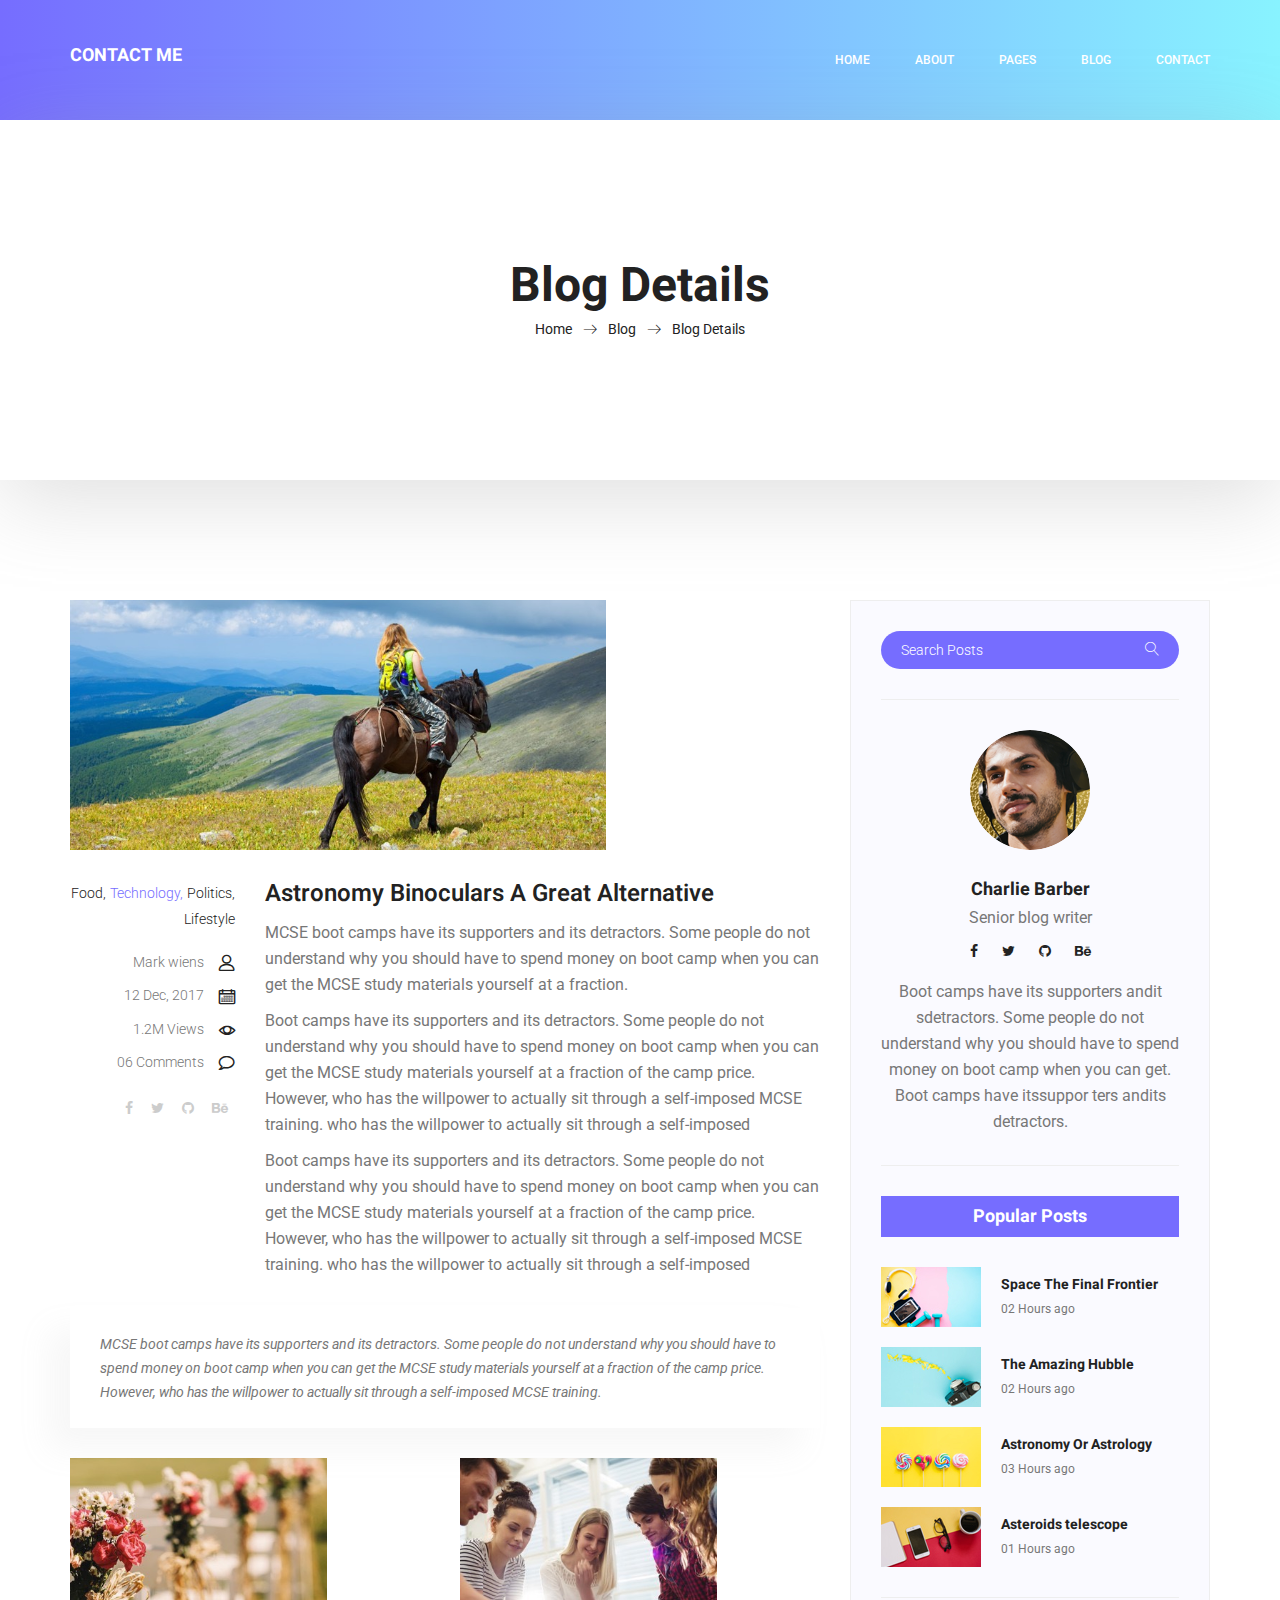
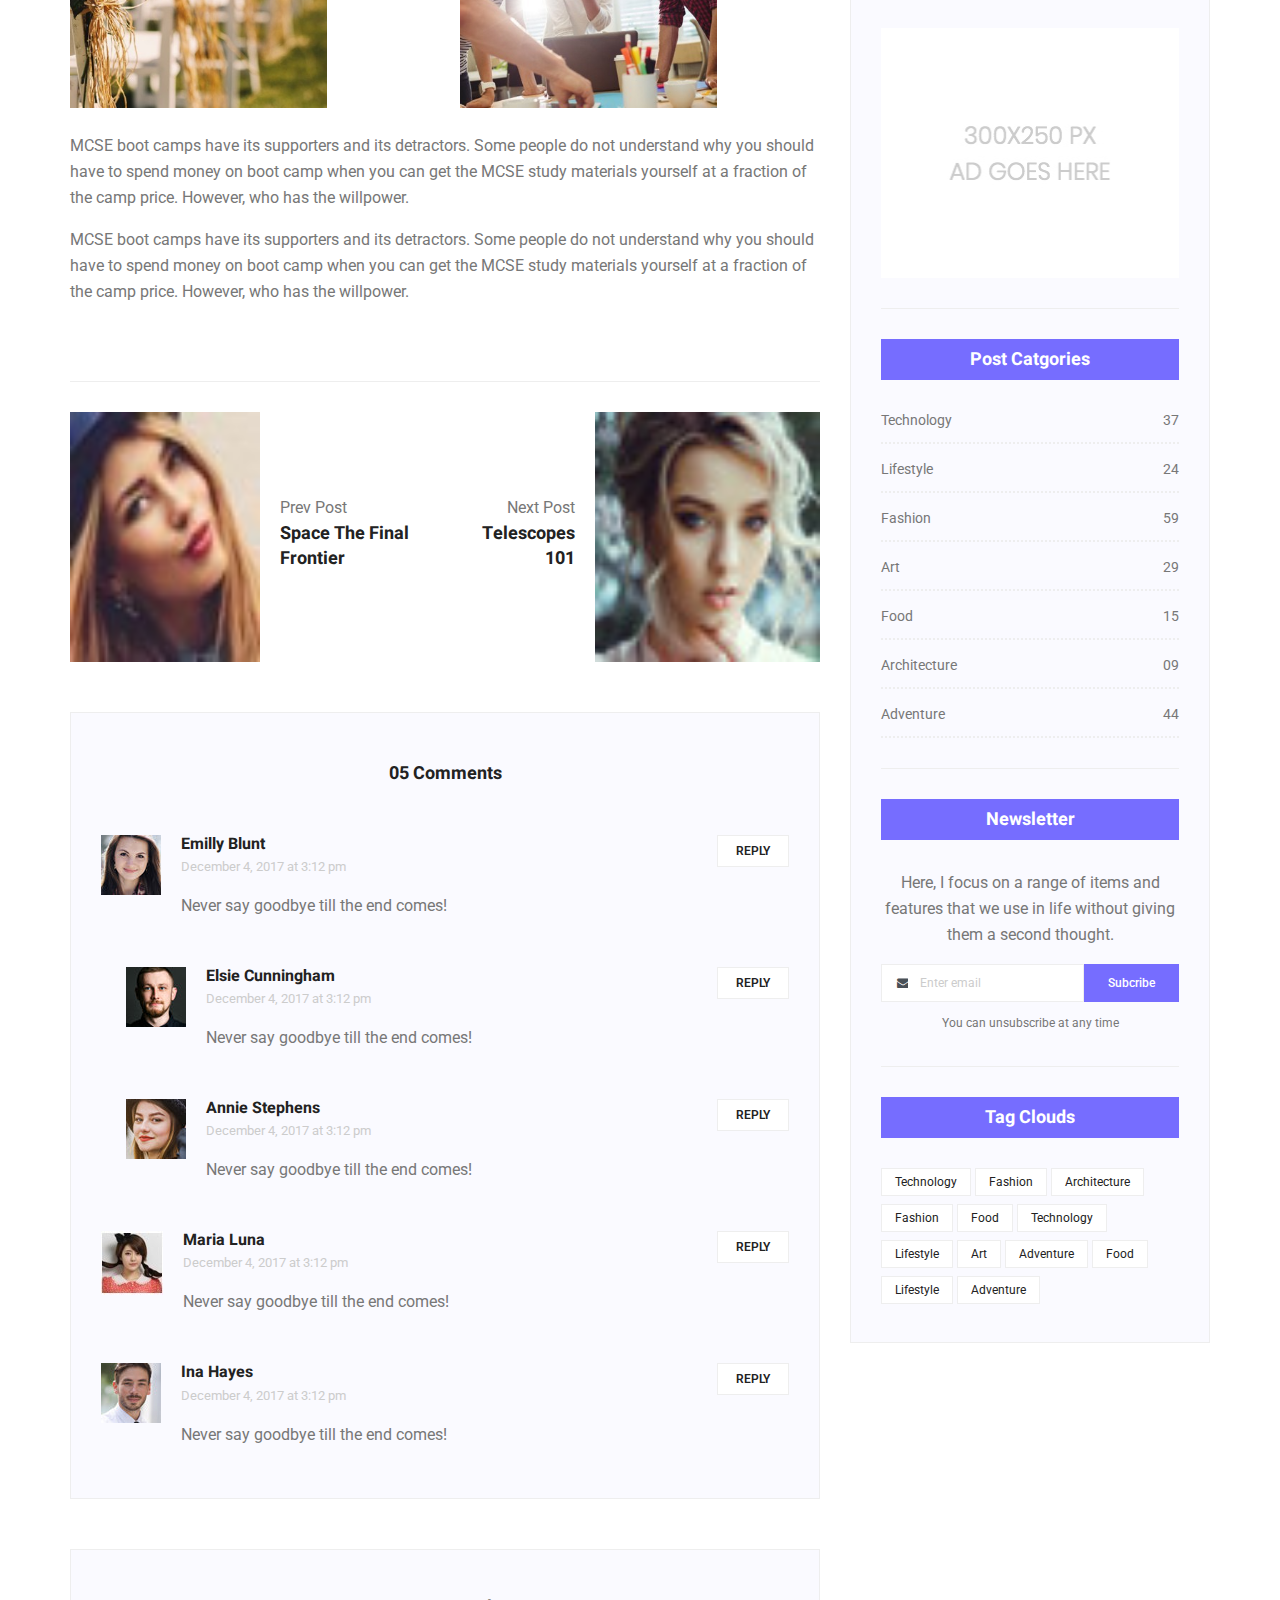
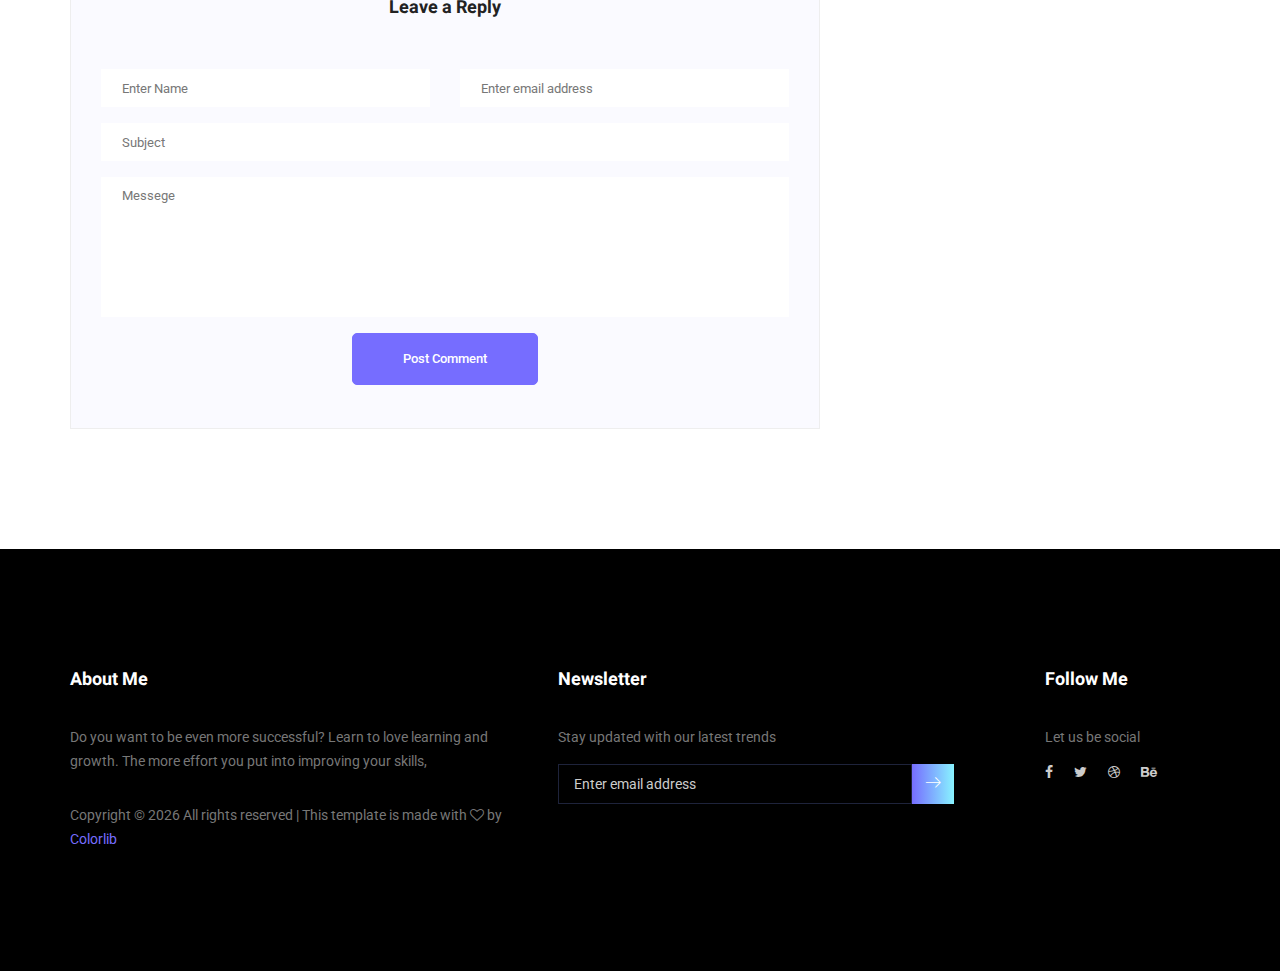
<file: single-blog.html>
<!DOCTYPE html>
<html lang="en">
  <head>
    <!-- Required meta tags -->
    <meta charset="utf-8" />
    <meta
      name="viewport"
      content="width=device-width, initial-scale=1, shrink-to-fit=no"
    />
    <link rel="icon" href="img/favicon.png" type="image/png" />
    <title>Contact Me</title>
    <!-- Bootstrap CSS -->
    <link rel="stylesheet" href="css/bootstrap.css" />
    <link rel="stylesheet" href="vendors/linericon/style.css" />
    <link rel="stylesheet" href="css/font-awesome.min.css" />
    <link rel="stylesheet" href="vendors/owl-carousel/owl.carousel.min.css" />
    <link rel="stylesheet" href="vendors/lightbox/simpleLightbox.css" />
    <link rel="stylesheet" href="vendors/nice-select/css/nice-select.css" />
    <link rel="stylesheet" href="vendors/animate-css/animate.css" />
    <link rel="stylesheet" href="vendors/popup/magnific-popup.css" />
    <!-- main css -->
    <link rel="stylesheet" href="css/style.css" />
    <link rel="stylesheet" href="css/responsive.css" />
  </head>
  <body>
    <!--================Header Menu Area =================-->
    <header class="header_area">
      <div class="main_menu">
        <nav class="navbar navbar-expand-lg navbar-light">
          <div class="container box_1620">
            <!-- Brand and toggle get grouped for better mobile display -->
            <a class="navbar-brand logo_h" href="index.html"
              ><h4 class="text-white">CONTACT ME</h4></a
            >
            <button
              class="navbar-toggler"
              type="button"
              data-toggle="collapse"
              data-target="#navbarSupportedContent"
              aria-controls="navbarSupportedContent"
              aria-expanded="false"
              aria-label="Toggle navigation"
            >
              <span class="icon-bar"></span>
              <span class="icon-bar"></span>
              <span class="icon-bar"></span>
            </button>
            <!-- Collect the nav links, forms, and other content for toggling -->
            <div
              class="collapse navbar-collapse offset"
              id="navbarSupportedContent"
            >
              <ul class="nav navbar-nav menu_nav ml-auto">
                <li class="nav-item active">
                  <a class="nav-link" href="index.html">Home</a>
                </li>
                <li class="nav-item">
                  <a class="nav-link" href="about.html">About</a>
                </li>
                <li class="nav-item submenu dropdown">
                  <a
                    href="#"
                    class="nav-link dropdown-toggle"
                    data-toggle="dropdown"
                    role="button"
                    aria-haspopup="true"
                    aria-expanded="false"
                    >Pages</a
                  >
                  <ul class="dropdown-menu">
                    <li class="nav-item">
                      <a class="nav-link" href="portfolio.html">Portfolio</a>
                    </li>
                    <li class="nav-item">
                      <a class="nav-link" href="elements.html">Elements</a>
                    </li>
                  </ul>
                </li>
                <li class="nav-item submenu dropdown">
                  <a
                    href="#"
                    class="nav-link dropdown-toggle"
                    data-toggle="dropdown"
                    role="button"
                    aria-haspopup="true"
                    aria-expanded="false"
                    >Blog</a
                  >
                  <ul class="dropdown-menu">
                    <li class="nav-item">
                      <a class="nav-link" href="blog.html">Blog</a>
                    </li>
                    <li class="nav-item">
                      <a class="nav-link" href="single-blog.html"
                        >Blog Details</a
                      >
                    </li>
                  </ul>
                </li>
                <li class="nav-item">
                  <a class="nav-link" href="contact.html">Contact</a>
                </li>
              </ul>
            </div>
          </div>
        </nav>
      </div>
    </header>
    <!--================Header Menu Area =================-->

    <!--================Home Banner Area =================-->
    <section class="banner_area">
      <div class="box_1620">
        <div class="banner_inner d-flex align-items-center">
          <div class="container">
            <div class="banner_content text-center">
              <h2>Blog Details</h2>
              <div class="page_link">
                <a href="index.html">Home</a>
                <a href="blog.html">Blog</a>
                <a href="single-blog.html">Blog Details</a>
              </div>
            </div>
          </div>
        </div>
      </div>
    </section>
    <!--================End Home Banner Area =================-->

    <!--================Blog Area =================-->
    <section class="blog_area single-post-area p_120">
      <div class="container">
        <div class="row">
          <div class="col-lg-8 posts-list">
            <div class="single-post row">
              <div class="col-lg-12">
                <div class="feature-img">
                  <img
                    class="img-fluid"
                    src="img/blog/feature-img1.jpg"
                    alt=""
                  />
                </div>
              </div>
              <div class="col-lg-3 col-md-3">
                <div class="blog_info text-right">
                  <div class="post_tag">
                    <a href="#">Food,</a>
                    <a class="active" href="#">Technology,</a>
                    <a href="#">Politics,</a>
                    <a href="#">Lifestyle</a>
                  </div>
                  <ul class="blog_meta list">
                    <li>
                      <a href="#">Mark wiens<i class="lnr lnr-user"></i></a>
                    </li>
                    <li>
                      <a href="#"
                        >12 Dec, 2017<i class="lnr lnr-calendar-full"></i
                      ></a>
                    </li>
                    <li>
                      <a href="#">1.2M Views<i class="lnr lnr-eye"></i></a>
                    </li>
                    <li>
                      <a href="#">06 Comments<i class="lnr lnr-bubble"></i></a>
                    </li>
                  </ul>
                  <ul class="social-links">
                    <li>
                      <a href="#"><i class="fa fa-facebook"></i></a>
                    </li>
                    <li>
                      <a href="#"><i class="fa fa-twitter"></i></a>
                    </li>
                    <li>
                      <a href="#"><i class="fa fa-github"></i></a>
                    </li>
                    <li>
                      <a href="#"><i class="fa fa-behance"></i></a>
                    </li>
                  </ul>
                </div>
              </div>
              <div class="col-lg-9 col-md-9 blog_details">
                <h2>Astronomy Binoculars A Great Alternative</h2>
                <p class="excert">
                  MCSE boot camps have its supporters and its detractors. Some
                  people do not understand why you should have to spend money on
                  boot camp when you can get the MCSE study materials yourself
                  at a fraction.
                </p>
                <p>
                  Boot camps have its supporters and its detractors. Some people
                  do not understand why you should have to spend money on boot
                  camp when you can get the MCSE study materials yourself at a
                  fraction of the camp price. However, who has the willpower to
                  actually sit through a self-imposed MCSE training. who has the
                  willpower to actually sit through a self-imposed
                </p>
                <p>
                  Boot camps have its supporters and its detractors. Some people
                  do not understand why you should have to spend money on boot
                  camp when you can get the MCSE study materials yourself at a
                  fraction of the camp price. However, who has the willpower to
                  actually sit through a self-imposed MCSE training. who has the
                  willpower to actually sit through a self-imposed
                </p>
              </div>
              <div class="col-lg-12">
                <div class="quotes">
                  MCSE boot camps have its supporters and its detractors. Some
                  people do not understand why you should have to spend money on
                  boot camp when you can get the MCSE study materials yourself
                  at a fraction of the camp price. However, who has the
                  willpower to actually sit through a self-imposed MCSE
                  training.
                </div>
                <div class="row">
                  <div class="col-6">
                    <img
                      class="img-fluid"
                      src="img/blog/post-img1.jpg"
                      alt=""
                    />
                  </div>
                  <div class="col-6">
                    <img
                      class="img-fluid"
                      src="img/blog/post-img2.jpg"
                      alt=""
                    />
                  </div>
                  <div class="col-lg-12 mt-25">
                    <p>
                      MCSE boot camps have its supporters and its detractors.
                      Some people do not understand why you should have to spend
                      money on boot camp when you can get the MCSE study
                      materials yourself at a fraction of the camp price.
                      However, who has the willpower.
                    </p>
                    <p>
                      MCSE boot camps have its supporters and its detractors.
                      Some people do not understand why you should have to spend
                      money on boot camp when you can get the MCSE study
                      materials yourself at a fraction of the camp price.
                      However, who has the willpower.
                    </p>
                  </div>
                </div>
              </div>
            </div>
            <div class="navigation-area">
              <div class="row">
                <div
                  class="col-lg-6 col-md-6 col-12 nav-left flex-row d-flex justify-content-start align-items-center"
                >
                  <div class="thumb">
                    <a href="#"
                      ><img class="img-fluid" src="img/blog/prev.jpg" alt=""
                    /></a>
                  </div>
                  <div class="arrow">
                    <a href="#"
                      ><span class="lnr text-white lnr-arrow-left"></span
                    ></a>
                  </div>
                  <div class="detials">
                    <p>Prev Post</p>
                    <a href="#"><h4>Space The Final Frontier</h4></a>
                  </div>
                </div>
                <div
                  class="col-lg-6 col-md-6 col-12 nav-right flex-row d-flex justify-content-end align-items-center"
                >
                  <div class="detials">
                    <p>Next Post</p>
                    <a href="#"><h4>Telescopes 101</h4></a>
                  </div>
                  <div class="arrow">
                    <a href="#"
                      ><span class="lnr text-white lnr-arrow-right"></span
                    ></a>
                  </div>
                  <div class="thumb">
                    <a href="#"
                      ><img class="img-fluid" src="img/blog/next.jpg" alt=""
                    /></a>
                  </div>
                </div>
              </div>
            </div>
            <div class="comments-area">
              <h4>05 Comments</h4>
              <div class="comment-list">
                <div class="single-comment justify-content-between d-flex">
                  <div class="user justify-content-between d-flex">
                    <div class="thumb">
                      <img src="img/blog/c1.jpg" alt="" />
                    </div>
                    <div class="desc">
                      <h5><a href="#">Emilly Blunt</a></h5>
                      <p class="date">December 4, 2017 at 3:12 pm</p>
                      <p class="comment">
                        Never say goodbye till the end comes!
                      </p>
                    </div>
                  </div>
                  <div class="reply-btn">
                    <a href="" class="btn-reply text-uppercase">reply</a>
                  </div>
                </div>
              </div>
              <div class="comment-list left-padding">
                <div class="single-comment justify-content-between d-flex">
                  <div class="user justify-content-between d-flex">
                    <div class="thumb">
                      <img src="img/blog/c2.jpg" alt="" />
                    </div>
                    <div class="desc">
                      <h5><a href="#">Elsie Cunningham</a></h5>
                      <p class="date">December 4, 2017 at 3:12 pm</p>
                      <p class="comment">
                        Never say goodbye till the end comes!
                      </p>
                    </div>
                  </div>
                  <div class="reply-btn">
                    <a href="" class="btn-reply text-uppercase">reply</a>
                  </div>
                </div>
              </div>
              <div class="comment-list left-padding">
                <div class="single-comment justify-content-between d-flex">
                  <div class="user justify-content-between d-flex">
                    <div class="thumb">
                      <img src="img/blog/c3.jpg" alt="" />
                    </div>
                    <div class="desc">
                      <h5><a href="#">Annie Stephens</a></h5>
                      <p class="date">December 4, 2017 at 3:12 pm</p>
                      <p class="comment">
                        Never say goodbye till the end comes!
                      </p>
                    </div>
                  </div>
                  <div class="reply-btn">
                    <a href="" class="btn-reply text-uppercase">reply</a>
                  </div>
                </div>
              </div>
              <div class="comment-list">
                <div class="single-comment justify-content-between d-flex">
                  <div class="user justify-content-between d-flex">
                    <div class="thumb">
                      <img src="img/blog/c4.jpg" alt="" />
                    </div>
                    <div class="desc">
                      <h5><a href="#">Maria Luna</a></h5>
                      <p class="date">December 4, 2017 at 3:12 pm</p>
                      <p class="comment">
                        Never say goodbye till the end comes!
                      </p>
                    </div>
                  </div>
                  <div class="reply-btn">
                    <a href="" class="btn-reply text-uppercase">reply</a>
                  </div>
                </div>
              </div>
              <div class="comment-list">
                <div class="single-comment justify-content-between d-flex">
                  <div class="user justify-content-between d-flex">
                    <div class="thumb">
                      <img src="img/blog/c5.jpg" alt="" />
                    </div>
                    <div class="desc">
                      <h5><a href="#">Ina Hayes</a></h5>
                      <p class="date">December 4, 2017 at 3:12 pm</p>
                      <p class="comment">
                        Never say goodbye till the end comes!
                      </p>
                    </div>
                  </div>
                  <div class="reply-btn">
                    <a href="" class="btn-reply text-uppercase">reply</a>
                  </div>
                </div>
              </div>
            </div>
            <div class="comment-form">
              <h4>Leave a Reply</h4>
              <form>
                <div class="form-group form-inline">
                  <div class="form-group col-lg-6 col-md-6 name">
                    <input
                      type="text"
                      class="form-control"
                      id="name"
                      placeholder="Enter Name"
                      onfocus="this.placeholder = ''"
                      onblur="this.placeholder = 'Enter Name'"
                    />
                  </div>
                  <div class="form-group col-lg-6 col-md-6 email">
                    <input
                      type="email"
                      class="form-control"
                      id="email"
                      placeholder="Enter email address"
                      onfocus="this.placeholder = ''"
                      onblur="this.placeholder = 'Enter email address'"
                    />
                  </div>
                </div>
                <div class="form-group">
                  <input
                    type="text"
                    class="form-control"
                    id="subject"
                    placeholder="Subject"
                    onfocus="this.placeholder = ''"
                    onblur="this.placeholder = 'Subject'"
                  />
                </div>
                <div class="form-group">
                  <textarea
                    class="form-control mb-10"
                    rows="5"
                    name="message"
                    placeholder="Messege"
                    onfocus="this.placeholder = ''"
                    onblur="this.placeholder = 'Messege'"
                    required=""
                  ></textarea>
                </div>
                <a href="#" class="primary-btn submit_btn">Post Comment</a>
              </form>
            </div>
          </div>
          <div class="col-lg-4">
            <div class="blog_right_sidebar">
              <aside class="single_sidebar_widget search_widget">
                <div class="input-group">
                  <input
                    type="text"
                    class="form-control"
                    placeholder="Search Posts"
                  />
                  <span class="input-group-btn">
                    <button class="btn btn-default" type="button">
                      <i class="lnr lnr-magnifier"></i>
                    </button>
                  </span>
                </div>
                <!-- /input-group -->
                <div class="br"></div>
              </aside>
              <aside class="single_sidebar_widget author_widget">
                <img
                  class="author_img rounded-circle"
                  src="img/blog/author.png"
                  alt=""
                />
                <h4>Charlie Barber</h4>
                <p>Senior blog writer</p>
                <div class="social_icon">
                  <a href="#"><i class="fa fa-facebook"></i></a>
                  <a href="#"><i class="fa fa-twitter"></i></a>
                  <a href="#"><i class="fa fa-github"></i></a>
                  <a href="#"><i class="fa fa-behance"></i></a>
                </div>
                <p>
                  Boot camps have its supporters andit sdetractors. Some people
                  do not understand why you should have to spend money on boot
                  camp when you can get. Boot camps have itssuppor ters andits
                  detractors.
                </p>
                <div class="br"></div>
              </aside>
              <aside class="single_sidebar_widget popular_post_widget">
                <h3 class="widget_title">Popular Posts</h3>
                <div class="media post_item">
                  <img src="img/blog/popular-post/post1.jpg" alt="post" />
                  <div class="media-body">
                    <a href="blog-details.html"
                      ><h3>Space The Final Frontier</h3></a
                    >
                    <p>02 Hours ago</p>
                  </div>
                </div>
                <div class="media post_item">
                  <img src="img/blog/popular-post/post2.jpg" alt="post" />
                  <div class="media-body">
                    <a href="blog-details.html"><h3>The Amazing Hubble</h3></a>
                    <p>02 Hours ago</p>
                  </div>
                </div>
                <div class="media post_item">
                  <img src="img/blog/popular-post/post3.jpg" alt="post" />
                  <div class="media-body">
                    <a href="blog-details.html"
                      ><h3>Astronomy Or Astrology</h3></a
                    >
                    <p>03 Hours ago</p>
                  </div>
                </div>
                <div class="media post_item">
                  <img src="img/blog/popular-post/post4.jpg" alt="post" />
                  <div class="media-body">
                    <a href="blog-details.html"><h3>Asteroids telescope</h3></a>
                    <p>01 Hours ago</p>
                  </div>
                </div>
                <div class="br"></div>
              </aside>
              <aside class="single_sidebar_widget ads_widget">
                <a href="#"
                  ><img class="img-fluid" src="img/blog/add.jpg" alt=""
                /></a>
                <div class="br"></div>
              </aside>
              <aside class="single_sidebar_widget post_category_widget">
                <h4 class="widget_title">Post Catgories</h4>
                <ul class="list cat-list">
                  <li>
                    <a href="#" class="d-flex justify-content-between">
                      <p>Technology</p>
                      <p>37</p>
                    </a>
                  </li>
                  <li>
                    <a href="#" class="d-flex justify-content-between">
                      <p>Lifestyle</p>
                      <p>24</p>
                    </a>
                  </li>
                  <li>
                    <a href="#" class="d-flex justify-content-between">
                      <p>Fashion</p>
                      <p>59</p>
                    </a>
                  </li>
                  <li>
                    <a href="#" class="d-flex justify-content-between">
                      <p>Art</p>
                      <p>29</p>
                    </a>
                  </li>
                  <li>
                    <a href="#" class="d-flex justify-content-between">
                      <p>Food</p>
                      <p>15</p>
                    </a>
                  </li>
                  <li>
                    <a href="#" class="d-flex justify-content-between">
                      <p>Architecture</p>
                      <p>09</p>
                    </a>
                  </li>
                  <li>
                    <a href="#" class="d-flex justify-content-between">
                      <p>Adventure</p>
                      <p>44</p>
                    </a>
                  </li>
                </ul>
                <div class="br"></div>
              </aside>
              <aside class="single-sidebar-widget newsletter_widget">
                <h4 class="widget_title">Newsletter</h4>
                <p>
                  Here, I focus on a range of items and features that we use in
                  life without giving them a second thought.
                </p>
                <div class="form-group d-flex flex-row">
                  <div class="input-group">
                    <div class="input-group-prepend">
                      <div class="input-group-text">
                        <i class="fa fa-envelope" aria-hidden="true"></i>
                      </div>
                    </div>
                    <input
                      type="text"
                      class="form-control"
                      id="inlineFormInputGroup"
                      placeholder="Enter email"
                      onfocus="this.placeholder = ''"
                      onblur="this.placeholder = 'Enter email'"
                    />
                  </div>
                  <a href="#" class="bbtns">Subcribe</a>
                </div>
                <p class="text-bottom">You can unsubscribe at any time</p>
                <div class="br"></div>
              </aside>
              <aside class="single-sidebar-widget tag_cloud_widget">
                <h4 class="widget_title">Tag Clouds</h4>
                <ul class="list">
                  <li><a href="#">Technology</a></li>
                  <li><a href="#">Fashion</a></li>
                  <li><a href="#">Architecture</a></li>
                  <li><a href="#">Fashion</a></li>
                  <li><a href="#">Food</a></li>
                  <li><a href="#">Technology</a></li>
                  <li><a href="#">Lifestyle</a></li>
                  <li><a href="#">Art</a></li>
                  <li><a href="#">Adventure</a></li>
                  <li><a href="#">Food</a></li>
                  <li><a href="#">Lifestyle</a></li>
                  <li><a href="#">Adventure</a></li>
                </ul>
              </aside>
            </div>
          </div>
        </div>
      </div>
    </section>
    <!--================Blog Area =================-->

    <!--================Footer Area =================-->
    <footer class="footer_area p_120">
      <div class="container">
        <div class="row footer_inner">
          <div class="col-lg-5 col-sm-6">
            <aside class="f_widget ab_widget">
              <div class="f_title">
                <h3>About Me</h3>
              </div>
              <p>
                Do you want to be even more successful? Learn to love learning
                and growth. The more effort you put into improving your skills,
              </p>
              <p>
                <!-- Link back to Colorlib can't be removed. Template is licensed under CC BY 3.0. -->
                Copyright &copy;
                <script>
                  document.write(new Date().getFullYear());
                </script>
                All rights reserved | This template is made with
                <i class="fa fa-heart-o" aria-hidden="true"></i> by
                <a href="https://colorlib.com" target="_blank">Colorlib</a>
                <!-- Link back to Colorlib can't be removed. Template is licensed under CC BY 3.0. -->
              </p>
            </aside>
          </div>
          <div class="col-lg-5 col-sm-6">
            <aside class="f_widget news_widget">
              <div class="f_title">
                <h3>Newsletter</h3>
              </div>
              <p>Stay updated with our latest trends</p>
              <div id="mc_embed_signup">
                <form
                  target="_blank"
                  action="https://spondonit.us12.list-manage.com/subscribe/post?u=1462626880ade1ac87bd9c93a&amp;id=92a4423d01"
                  method="get"
                  class="subscribe_form relative"
                >
                  <div class="input-group d-flex flex-row">
                    <input
                      name="EMAIL"
                      placeholder="Enter email address"
                      onfocus="this.placeholder = ''"
                      onblur="this.placeholder = 'Email Address '"
                      required=""
                      type="email"
                    />
                    <button class="btn sub-btn">
                      <span class="lnr lnr-arrow-right"></span>
                    </button>
                  </div>
                  <div class="mt-10 info"></div>
                </form>
              </div>
            </aside>
          </div>
          <div class="col-lg-2">
            <aside class="f_widget social_widget">
              <div class="f_title">
                <h3>Follow Me</h3>
              </div>
              <p>Let us be social</p>
              <ul class="list">
                <li>
                  <a href="#"><i class="fa fa-facebook"></i></a>
                </li>
                <li>
                  <a href="#"><i class="fa fa-twitter"></i></a>
                </li>
                <li>
                  <a href="#"><i class="fa fa-dribbble"></i></a>
                </li>
                <li>
                  <a href="#"><i class="fa fa-behance"></i></a>
                </li>
              </ul>
            </aside>
          </div>
        </div>
      </div>
    </footer>
    <!--================End Footer Area =================-->

    <!-- Optional JavaScript -->
    <!-- jQuery first, then Popper.js, then Bootstrap JS -->
    <script src="js/jquery-3.3.1.min.js"></script>
    <script src="js/popper.js"></script>
    <script src="js/bootstrap.min.js"></script>
    <script src="js/stellar.js"></script>
    <script src="vendors/lightbox/simpleLightbox.min.js"></script>
    <script src="vendors/nice-select/js/jquery.nice-select.min.js"></script>
    <script src="vendors/isotope/imagesloaded.pkgd.min.js"></script>
    <script src="vendors/isotope/isotope.pkgd.min.js"></script>
    <script src="vendors/owl-carousel/owl.carousel.min.js"></script>
    <script src="vendors/popup/jquery.magnific-popup.min.js"></script>
    <script src="js/jquery.ajaxchimp.min.js"></script>
    <script src="vendors/counter-up/jquery.waypoints.min.js"></script>
    <script src="vendors/counter-up/jquery.counterup.min.js"></script>
    <script src="js/mail-script.js"></script>
    <script src="js/theme.js"></script>
  </body>
</html>
</file>
<file: vendors/linericon/style.css>
@font-face {
	font-family: 'Linearicons-Free';
	src:url('fonts/Linearicons-Free.eot?w118d');
	src:url('fonts/Linearicons-Free.eot?#iefixw118d') format('embedded-opentype'),
		url('fonts/Linearicons-Free.woff2?w118d') format('woff2'),
		url('fonts/Linearicons-Free.woff?w118d') format('woff'),
		url('fonts/Linearicons-Free.ttf?w118d') format('truetype'),
		url('fonts/Linearicons-Free.svg?w118d#Linearicons-Free') format('svg');
	font-weight: normal;
	font-style: normal;
}

.lnr {
	font-family: 'Linearicons-Free';
	speak: none;
	font-style: normal;
	font-weight: normal;
	font-variant: normal;
	text-transform: none;
	line-height: 1;

	/* Better Font Rendering =========== */
	-webkit-font-smoothing: antialiased;
	-moz-osx-font-smoothing: grayscale;
}

.lnr-home:before {
	content: "\e800";
}
.lnr-apartment:before {
	content: "\e801";
}
.lnr-pencil:before {
	content: "\e802";
}
.lnr-magic-wand:before {
	content: "\e803";
}
.lnr-drop:before {
	content: "\e804";
}
.lnr-lighter:before {
	content: "\e805";
}
.lnr-poop:before {
	content: "\e806";
}
.lnr-sun:before {
	content: "\e807";
}
.lnr-moon:before {
	content: "\e808";
}
.lnr-cloud:before {
	content: "\e809";
}
.lnr-cloud-upload:before {
	content: "\e80a";
}
.lnr-cloud-download:before {
	content: "\e80b";
}
.lnr-cloud-sync:before {
	content: "\e80c";
}
.lnr-cloud-check:before {
	content: "\e80d";
}
.lnr-database:before {
	content: "\e80e";
}
.lnr-lock:before {
	content: "\e80f";
}
.lnr-cog:before {
	content: "\e810";
}
.lnr-trash:before {
	content: "\e811";
}
.lnr-dice:before {
	content: "\e812";
}
.lnr-heart:before {
	content: "\e813";
}
.lnr-star:before {
	content: "\e814";
}
.lnr-star-half:before {
	content: "\e815";
}
.lnr-star-empty:before {
	content: "\e816";
}
.lnr-flag:before {
	content: "\e817";
}
.lnr-envelope:before {
	content: "\e818";
}
.lnr-paperclip:before {
	content: "\e819";
}
.lnr-inbox:before {
	content: "\e81a";
}
.lnr-eye:before {
	content: "\e81b";
}
.lnr-printer:before {
	content: "\e81c";
}
.lnr-file-empty:before {
	content: "\e81d";
}
.lnr-file-add:before {
	content: "\e81e";
}
.lnr-enter:before {
	content: "\e81f";
}
.lnr-exit:before {
	content: "\e820";
}
.lnr-graduation-hat:before {
	content: "\e821";
}
.lnr-license:before {
	content: "\e822";
}
.lnr-music-note:before {
	content: "\e823";
}
.lnr-film-play:before {
	content: "\e824";
}
.lnr-camera-video:before {
	content: "\e825";
}
.lnr-camera:before {
	content: "\e826";
}
.lnr-picture:before {
	content: "\e827";
}
.lnr-book:before {
	content: "\e828";
}
.lnr-bookmark:before {
	content: "\e829";
}
.lnr-user:before {
	content: "\e82a";
}
.lnr-users:before {
	content: "\e82b";
}
.lnr-shirt:before {
	content: "\e82c";
}
.lnr-store:before {
	content: "\e82d";
}
.lnr-cart:before {
	content: "\e82e";
}
.lnr-tag:before {
	content: "\e82f";
}
.lnr-phone-handset:before {
	content: "\e830";
}
.lnr-phone:before {
	content: "\e831";
}
.lnr-pushpin:before {
	content: "\e832";
}
.lnr-map-marker:before {
	content: "\e833";
}
.lnr-map:before {
	content: "\e834";
}
.lnr-location:before {
	content: "\e835";
}
.lnr-calendar-full:before {
	content: "\e836";
}
.lnr-keyboard:before {
	content: "\e837";
}
.lnr-spell-check:before {
	content: "\e838";
}
.lnr-screen:before {
	content: "\e839";
}
.lnr-smartphone:before {
	content: "\e83a";
}
.lnr-tablet:before {
	content: "\e83b";
}
.lnr-laptop:before {
	content: "\e83c";
}
.lnr-laptop-phone:before {
	content: "\e83d";
}
.lnr-power-switch:before {
	content: "\e83e";
}
.lnr-bubble:before {
	content: "\e83f";
}
.lnr-heart-pulse:before {
	content: "\e840";
}
.lnr-construction:before {
	content: "\e841";
}
.lnr-pie-chart:before {
	content: "\e842";
}
.lnr-chart-bars:before {
	content: "\e843";
}
.lnr-gift:before {
	content: "\e844";
}
.lnr-diamond:before {
	content: "\e845";
}
.lnr-linearicons:before {
	content: "\e846";
}
.lnr-dinner:before {
	content: "\e847";
}
.lnr-coffee-cup:before {
	content: "\e848";
}
.lnr-leaf:before {
	content: "\e849";
}
.lnr-paw:before {
	content: "\e84a";
}
.lnr-rocket:before {
	content: "\e84b";
}
.lnr-briefcase:before {
	content: "\e84c";
}
.lnr-bus:before {
	content: "\e84d";
}
.lnr-car:before {
	content: "\e84e";
}
.lnr-train:before {
	content: "\e84f";
}
.lnr-bicycle:before {
	content: "\e850";
}
.lnr-wheelchair:before {
	content: "\e851";
}
.lnr-select:before {
	content: "\e852";
}
.lnr-earth:before {
	content: "\e853";
}
.lnr-smile:before {
	content: "\e854";
}
.lnr-sad:before {
	content: "\e855";
}
.lnr-neutral:before {
	content: "\e856";
}
.lnr-mustache:before {
	content: "\e857";
}
.lnr-alarm:before {
	content: "\e858";
}
.lnr-bullhorn:before {
	content: "\e859";
}
.lnr-volume-high:before {
	content: "\e85a";
}
.lnr-volume-medium:before {
	content: "\e85b";
}
.lnr-volume-low:before {
	content: "\e85c";
}
.lnr-volume:before {
	content: "\e85d";
}
.lnr-mic:before {
	content: "\e85e";
}
.lnr-hourglass:before {
	content: "\e85f";
}
.lnr-undo:before {
	content: "\e860";
}
.lnr-redo:before {
	content: "\e861";
}
.lnr-sync:before {
	content: "\e862";
}
.lnr-history:before {
	content: "\e863";
}
.lnr-clock:before {
	content: "\e864";
}
.lnr-download:before {
	content: "\e865";
}
.lnr-upload:before {
	content: "\e866";
}
.lnr-enter-down:before {
	content: "\e867";
}
.lnr-exit-up:before {
	content: "\e868";
}
.lnr-bug:before {
	content: "\e869";
}
.lnr-code:before {
	content: "\e86a";
}
.lnr-link:before {
	content: "\e86b";
}
.lnr-unlink:before {
	content: "\e86c";
}
.lnr-thumbs-up:before {
	content: "\e86d";
}
.lnr-thumbs-down:before {
	content: "\e86e";
}
.lnr-magnifier:before {
	content: "\e86f";
}
.lnr-cross:before {
	content: "\e870";
}
.lnr-menu:before {
	content: "\e871";
}
.lnr-list:before {
	content: "\e872";
}
.lnr-chevron-up:before {
	content: "\e873";
}
.lnr-chevron-down:before {
	content: "\e874";
}
.lnr-chevron-left:before {
	content: "\e875";
}
.lnr-chevron-right:before {
	content: "\e876";
}
.lnr-arrow-up:before {
	content: "\e877";
}
.lnr-arrow-down:before {
	content: "\e878";
}
.lnr-arrow-left:before {
	content: "\e879";
}
.lnr-arrow-right:before {
	content: "\e87a";
}
.lnr-move:before {
	content: "\e87b";
}
.lnr-warning:before {
	content: "\e87c";
}
.lnr-question-circle:before {
	content: "\e87d";
}
.lnr-menu-circle:before {
	content: "\e87e";
}
.lnr-checkmark-circle:before {
	content: "\e87f";
}
.lnr-cross-circle:before {
	content: "\e880";
}
.lnr-plus-circle:before {
	content: "\e881";
}
.lnr-circle-minus:before {
	content: "\e882";
}
.lnr-arrow-up-circle:before {
	content: "\e883";
}
.lnr-arrow-down-circle:before {
	content: "\e884";
}
.lnr-arrow-left-circle:before {
	content: "\e885";
}
.lnr-arrow-right-circle:before {
	content: "\e886";
}
.lnr-chevron-up-circle:before {
	content: "\e887";
}
.lnr-chevron-down-circle:before {
	content: "\e888";
}
.lnr-chevron-left-circle:before {
	content: "\e889";
}
.lnr-chevron-right-circle:before {
	content: "\e88a";
}
.lnr-crop:before {
	content: "\e88b";
}
.lnr-frame-expand:before {
	content: "\e88c";
}
.lnr-frame-contract:before {
	content: "\e88d";
}
.lnr-layers:before {
	content: "\e88e";
}
.lnr-funnel:before {
	content: "\e88f";
}
.lnr-text-format:before {
	content: "\e890";
}
.lnr-text-format-remove:before {
	content: "\e891";
}
.lnr-text-size:before {
	content: "\e892";
}
.lnr-bold:before {
	content: "\e893";
}
.lnr-italic:before {
	content: "\e894";
}
.lnr-underline:before {
	content: "\e895";
}
.lnr-strikethrough:before {
	content: "\e896";
}
.lnr-highlight:before {
	content: "\e897";
}
.lnr-text-align-left:before {
	content: "\e898";
}
.lnr-text-align-center:before {
	content: "\e899";
}
.lnr-text-align-right:before {
	content: "\e89a";
}
.lnr-text-align-justify:before {
	content: "\e89b";
}
.lnr-line-spacing:before {
	content: "\e89c";
}
.lnr-indent-increase:before {
	content: "\e89d";
}
.lnr-indent-decrease:before {
	content: "\e89e";
}
.lnr-pilcrow:before {
	content: "\e89f";
}
.lnr-direction-ltr:before {
	content: "\e8a0";
}
.lnr-direction-rtl:before {
	content: "\e8a1";
}
.lnr-page-break:before {
	content: "\e8a2";
}
.lnr-sort-alpha-asc:before {
	content: "\e8a3";
}
.lnr-sort-amount-asc:before {
	content: "\e8a4";
}
.lnr-hand:before {
	content: "\e8a5";
}
.lnr-pointer-up:before {
	content: "\e8a6";
}
.lnr-pointer-right:before {
	content: "\e8a7";
}
.lnr-pointer-down:before {
	content: "\e8a8";
}
.lnr-pointer-left:before {
	content: "\e8a9";
}
</file>
<file: vendors/nice-select/css/nice-select.css>
.nice-select {
  -webkit-tap-highlight-color: transparent;
  background-color: #fff;
  border-radius: 5px;
  border: solid 1px #e8e8e8;
  box-sizing: border-box;
  clear: both;
  cursor: pointer;
  display: block;
  float: left;
  font-family: inherit;
  font-size: 14px;
  font-weight: normal;
  height: 42px;
  line-height: 40px;
  outline: none;
  padding-left: 18px;
  padding-right: 30px;
  position: relative;
  text-align: left !important;
  -webkit-transition: all 0.2s ease-in-out;
  transition: all 0.2s ease-in-out;
  -webkit-user-select: none;
     -moz-user-select: none;
      -ms-user-select: none;
          user-select: none;
  white-space: nowrap;
  width: auto; }
  .nice-select:hover {
    border-color: #dbdbdb; }
  .nice-select:active, .nice-select.open, .nice-select:focus {
    border-color: #999; }
  .nice-select:after {
    border-bottom: 2px solid #999;
    border-right: 2px solid #999;
    content: '';
    display: block;
    height: 5px;
    margin-top: -4px;
    pointer-events: none;
    position: absolute;
    right: 12px;
    top: 50%;
    -webkit-transform-origin: 66% 66%;
        -ms-transform-origin: 66% 66%;
            transform-origin: 66% 66%;
    -webkit-transform: rotate(45deg);
        -ms-transform: rotate(45deg);
            transform: rotate(45deg);
    -webkit-transition: all 0.15s ease-in-out;
    transition: all 0.15s ease-in-out;
    width: 5px; }
  .nice-select.open:after {
    -webkit-transform: rotate(-135deg);
        -ms-transform: rotate(-135deg);
            transform: rotate(-135deg); }
  .nice-select.open .list {
    opacity: 1;
    pointer-events: auto;
    -webkit-transform: scale(1) translateY(0);
        -ms-transform: scale(1) translateY(0);
            transform: scale(1) translateY(0); }
  .nice-select.disabled {
    border-color: #ededed;
    color: #999;
    pointer-events: none; }
    .nice-select.disabled:after {
      border-color: #cccccc; }
  .nice-select.wide {
    width: 100%; }
    .nice-select.wide .list {
      left: 0 !important;
      right: 0 !important; }
  .nice-select.right {
    float: right; }
    .nice-select.right .list {
      left: auto;
      right: 0; }
  .nice-select.small {
    font-size: 12px;
    height: 36px;
    line-height: 34px; }
    .nice-select.small:after {
      height: 4px;
      width: 4px; }
    .nice-select.small .option {
      line-height: 34px;
      min-height: 34px; }
  .nice-select .list {
    background-color: #fff;
    border-radius: 5px;
    box-shadow: 0 0 0 1px rgba(68, 68, 68, 0.11);
    box-sizing: border-box;
    margin-top: 4px;
    opacity: 0;
    overflow: hidden;
    padding: 0;
    pointer-events: none;
    position: absolute;
    top: 100%;
    left: 0;
    -webkit-transform-origin: 50% 0;
        -ms-transform-origin: 50% 0;
            transform-origin: 50% 0;
    -webkit-transform: scale(0.75) translateY(-21px);
        -ms-transform: scale(0.75) translateY(-21px);
            transform: scale(0.75) translateY(-21px);
    -webkit-transition: all 0.2s cubic-bezier(0.5, 0, 0, 1.25), opacity 0.15s ease-out;
    transition: all 0.2s cubic-bezier(0.5, 0, 0, 1.25), opacity 0.15s ease-out;
    z-index: 9; }
    .nice-select .list:hover .option:not(:hover) {
      background-color: transparent !important; }
  .nice-select .option {
    cursor: pointer;
    font-weight: 400;
    line-height: 40px;
    list-style: none;
    min-height: 40px;
    outline: none;
    padding-left: 18px;
    padding-right: 29px;
    text-align: left;
    -webkit-transition: all 0.2s;
    transition: all 0.2s; }
    .nice-select .option:hover, .nice-select .option.focus, .nice-select .option.selected.focus {
      background-color: #f6f6f6; }
    .nice-select .option.selected {
      font-weight: bold; }
    .nice-select .option.disabled {
      background-color: transparent;
      color: #999;
      cursor: default; }

.no-csspointerevents .nice-select .list {
  display: none; }

.no-csspointerevents .nice-select.open .list {
  display: block; }
</file>
<file: vendors/flaticon/flaticon.css>
/*
  	Flaticon icon font: Flaticon
  	Creation date: 26/06/2018 17:19
  	*/

@font-face {
  font-family: "Flaticon";
  src: url("./Flaticon.eot");
  src: url("./Flaticon.eot?#iefix") format("embedded-opentype"),
       url("./Flaticon.woff") format("woff"),
       url("./Flaticon.ttf") format("truetype"),
       url("./Flaticon.svg#Flaticon") format("svg");
  font-weight: normal;
  font-style: normal;
}

@media screen and (-webkit-min-device-pixel-ratio:0) {
  @font-face {
    font-family: "Flaticon";
    src: url("./Flaticon.svg#Flaticon") format("svg");
  }
}

[class^="flaticon-"]:before, [class*=" flaticon-"]:before,
[class^="flaticon-"]:after, [class*=" flaticon-"]:after {   
  font-family: Flaticon;
        font-size: 20px;
font-style: normal;
margin-left: 20px;
}

.flaticon-skyline:before { content: "\f100"; }
.flaticon-sketch:before { content: "\f101"; }
.flaticon-city:before { content: "\f102"; }
</file>
<file: css/style.css>
/*----------------------------------------------------
@File: Default Styles
@Author: Rocky Ahmed
@URL: http://wethemez.com
Author E-mail: rockybd1995@gmail.com

This file contains the styling for the actual theme, this
is the file you need to edit to change the look of the
theme.
---------------------------------------------------- */
/*=====================================================================
@Template Name: Builder Construction 
@Author: Rocky Ahmed
@Developed By: Rocky Ahmed
@Developer URL: http://rocky.wethemez.com
Author E-mail: rockybd1995@gmail.com

@Default Styles

Table of Content:
01/ Variables
02/ predefin
03/ header
04/ button
05/ banner
06/ breadcrumb
07/ about
08/ team
09/ project 
10/ price 
11/ team 
12/ blog 
13/ video  
14/ features  
15/ career  
16/ contact 
17/ footer

=====================================================================*/
/*----------------------------------------------------*/
/*font Variables*/
/*Color Variables*/
/*=================== fonts ====================*/
@import url("https://fonts.googleapis.com/css?family=Heebo:300,400,700,900|Roboto:300,400,500,700");
/*---------------------------------------------------- */
/*----------------------------------------------------*/
.list {
  list-style: none;
  margin: 0px;
  padding: 0px; }

a {
  text-decoration: none;
  transition: all 0.3s ease-in-out; }
  a:hover, a:focus {
    text-decoration: none;
    outline: none; }

.row.m0 {
  margin: 0px; }

body {
  line-height: 26px;
  font-size: 16px;
  font-family: "Roboto", sans-serif;
  font-weight: normal;
  color: #777777; }

h1, h2, h3, h4, h5, h6 {
  font-family: "Heebo", sans-serif;
  font-weight: bold; }

button:focus {
  outline: none;
  box-shadow: none; }

.p0 {
  padding-left: 0px;
  padding-right: 0px; }

.p_120 {
  padding-top: 120px;
  padding-bottom: 120px; }

.p_100 {
  padding-top: 100px;
  padding-bottom: 100px; }

.pad_top {
  padding-top: 120px; }

.pad_bt {
  padding-bottom: 120px; }

.mt-25 {
  margin-top: 25px; }

@media (min-width: 1200px) {
  .container {
    max-width: 1170px; } }

@media (min-width: 1620px) {
  .box_1620 {
    max-width: 1620px;
    margin: auto;
    width: 100%;
    padding-left: 0px;
    padding-right: 0px; } }
/* Main Title Area css
============================================================================================ */
.main_title {
  text-align: center;
  max-width: 670px;
  margin: 0px auto 75px; }
  .main_title h2 {
    font-family: "Heebo", sans-serif;
    font-size: 36px;
    color: #222222;
    margin-bottom: 15px;
    text-transform: uppercase; }
  .main_title p {
    font-size: 16px;
    font-family: "Roboto", sans-serif;
    font-weight: normal;
    line-height: 26px;
    color: #777777;
    margin-bottom: 0px; }

/* End Main Title Area css
============================================================================================ */
/*---------------------------------------------------- */
/*----------------------------------------------------*/
.header_area {
  position: absolute;
  width: 100%;
  top: 0;
  left: 0;
  z-index: 99;
  transition: background 0.4s, all 0.3s linear; }
  .header_area .navbar {
    background: transparent;
    padding: 0px;
    border: 0px;
    border-radius: 0px; }
    .header_area .navbar .nav .nav-item {
      margin-right: 45px; }
      .header_area .navbar .nav .nav-item .nav-link {
        font: 500 12px/120px "Roboto", sans-serif;
        text-transform: uppercase;
        color: #fff;
        padding: 0px;
        display: inline-block; }
        .header_area .navbar .nav .nav-item .nav-link:after {
          display: none; }
      .header_area .navbar .nav .nav-item:hover .nav-link, .header_area .navbar .nav .nav-item.active .nav-link {
        color: #fff; }
      .header_area .navbar .nav .nav-item.submenu {
        position: relative; }
        .header_area .navbar .nav .nav-item.submenu ul {
          border: none;
          padding: 0px;
          border-radius: 0px;
          box-shadow: none;
          margin: 0px;
          background: #fff;
          box-shadow: 0px 3px 16px 0px rgba(0, 0, 0, 0.1); }
          @media (min-width: 992px) {
            .header_area .navbar .nav .nav-item.submenu ul {
              position: absolute;
              top: 120%;
              left: 0px;
              min-width: 200px;
              text-align: left;
              opacity: 0;
              transition: all 300ms ease-in;
              visibility: hidden;
              display: block;
              border: none;
              padding: 0px;
              border-radius: 0px; } }
          .header_area .navbar .nav .nav-item.submenu ul:before {
            content: "";
            width: 0;
            height: 0;
            border-style: solid;
            border-width: 10px 10px 0 10px;
            border-color: #eeeeee transparent transparent transparent;
            position: absolute;
            right: 24px;
            top: 45px;
            z-index: 3;
            opacity: 0;
            transition: all 400ms linear; }
          .header_area .navbar .nav .nav-item.submenu ul .nav-item {
            display: block;
            float: none;
            margin-right: 0px;
            border-bottom: 1px solid #ededed;
            margin-left: 0px;
            transition: all 0.4s linear; }
            .header_area .navbar .nav .nav-item.submenu ul .nav-item .nav-link {
              line-height: 45px;
              color: #222222;
              padding: 0px 30px;
              transition: all 150ms linear;
              display: block;
              margin-right: 0px; }
            .header_area .navbar .nav .nav-item.submenu ul .nav-item:last-child {
              border-bottom: none; }
            .header_area .navbar .nav .nav-item.submenu ul .nav-item:hover .nav-link {
              background: #766dff;
              color: #fff; }
        @media (min-width: 992px) {
          .header_area .navbar .nav .nav-item.submenu:hover ul {
            visibility: visible;
            opacity: 1;
            top: 100%; } }
        .header_area .navbar .nav .nav-item.submenu:hover ul .nav-item {
          margin-top: 0px; }
      .header_area .navbar .nav .nav-item:last-child {
        margin-right: 0px; }
    .header_area .navbar .search {
      font-size: 12px;
      line-height: 60px;
      display: inline-block;
      color: #222222;
      margin-left: 80px; }
      .header_area .navbar .search i {
        font-weight: 600; }
  .header_area.navbar_fixed .main_menu {
    position: fixed;
    width: 100%;
    top: -70px;
    left: 0;
    right: 0;
    background: #000;
    transform: translateY(70px);
    transition: transform 500ms ease, background 500ms ease;
    -webkit-transition: transform 500ms ease, background 500ms ease;
    box-shadow: 0px 3px 16px 0px rgba(0, 0, 0, 0.1); }
    .header_area.navbar_fixed .main_menu .navbar .nav .nav-item .nav-link {
      line-height: 70px; }

.top_menu {
  background: #f9f9ff; }
  .top_menu .header_social li {
    display: inline-block;
    margin-right: 15px; }
    .top_menu .header_social li a {
      font-size: 14px;
      color: #777777;
      display: inline-block;
      line-height: 42px;
      transition: all 300ms linear 0s; }
    .top_menu .header_social li:last-child {
      margin-right: 0px; }
    .top_menu .header_social li:hover a {
      color: #766dff; }
  .top_menu .dn_btn {
    line-height: 42px;
    display: inline-block;
    font-size: 12px;
    margin-right: 30px;
    font-family: "Roboto", sans-serif;
    font-weight: normal;
    color: #777777;
    transition: all 300ms linear 0s; }
    .top_menu .dn_btn:hover {
      color: #766dff; }
    .top_menu .dn_btn:last-child {
      margin-right: 0px; }
  .top_menu .lan_pack {
    height: 30px;
    border: 1px solid #eeeeee;
    border-radius: 3px;
    line-height: 28px;
    font-size: 12px;
    font-family: "Roboto", sans-serif;
    font-weight: 500;
    padding-left: 19px;
    padding-right: 36px;
    color: #777777;
    background: #f9f9ff;
    margin-right: 5px;
    margin-top: 8px; }
    .top_menu .lan_pack .current {
      color: #777777; }
    .top_menu .lan_pack:after {
      content: "\f0d7";
      border: none !important;
      font: normal normal normal 12px/1 FontAwesome;
      transform: rotate(0deg);
      height: auto;
      margin-top: -6px;
      right: 20px; }

/*---------------------------------------------------- */
/*----------------------------------------------------*/
/* Home Banner Area css
============================================================================================ */
.home_banner_area {
  position: relative;
  z-index: 1;
  background-image: -moz-linear-gradient(0deg, #766dff 0%, #88f3ff 100%);
  background-image: -webkit-linear-gradient(0deg, #766dff 0%, #88f3ff 100%);
  background-image: -ms-linear-gradient(0deg, #766dff 0%, #88f3ff 100%);
  margin-bottom: 200px; }
  .home_banner_area .box_1620 {
    min-height: 700px;
    border-radius: 12px;
    position: relative;
    bottom: -200px;
    background: #fff;
    padding: 30px;
    box-shadow: 0px 20px 80px 0px rgba(153, 153, 153, 0.3); }
  .home_banner_area .banner_inner {
    position: relative;
    width: 100%;
    min-height: 700px;
    display: flex; }
    .home_banner_area .banner_inner .banner_content {
      color: #222222;
      vertical-align: middle;
      align-self: center;
      text-align: left; }
      .home_banner_area .banner_inner .banner_content .media .d-flex {
        padding-right: 125px; }
      .home_banner_area .banner_inner .banner_content .media .media-body {
        vertical-align: middle;
        align-self: center; }

.blog_banner {
  min-height: 780px;
  position: relative;
  z-index: 1;
  overflow: hidden;
  margin-bottom: 0px; }
  .blog_banner .banner_inner {
    background: #04091e;
    position: relative;
    overflow: hidden;
    width: 100%;
    min-height: 780px;
    z-index: 1; }
    .blog_banner .banner_inner .overlay {
      background: url(../img/banner/banner-2.jpg) no-repeat scroll center center;
      opacity: .5;
      height: 125%;
      position: absolute;
      left: 0px;
      top: 0px;
      width: 100%;
      z-index: -1; }
    .blog_banner .banner_inner .blog_b_text {
      max-width: 700px;
      margin: auto;
      color: #fff; }
      .blog_banner .banner_inner .blog_b_text h2 {
        font-size: 60px;
        font-weight: bold;
        font-family: "Heebo", sans-serif;
        line-height: 66px;
        margin-bottom: 15px;
        text-transform: uppercase; }
      .blog_banner .banner_inner .blog_b_text p {
        font-size: 16px;
        margin-bottom: 35px; }
      .blog_banner .banner_inner .blog_b_text .white_bg_btn {
        line-height: 42px;
        padding: 0px 45px;
        border-radius: 5px; }

.banner_box {
  max-width: 1620px;
  margin: auto; }

.banner_area {
  position: relative;
  z-index: 1;
  min-height: 350px;
  background-image: -moz-linear-gradient(0deg, #766dff 0%, #88f3ff 100%);
  background-image: -webkit-linear-gradient(0deg, #766dff 0%, #88f3ff 100%);
  background-image: -ms-linear-gradient(0deg, #766dff 0%, #88f3ff 100%);
  margin-bottom: 120px; }
  .banner_area .box_1620 {
    background: #fff;
    min-height: 360px;
    border-radius: 12px;
    position: relative;
    bottom: -120px;
    box-shadow: 0px 20px 80px 0px rgba(153, 153, 153, 0.3); }
  .banner_area .banner_inner {
    position: relative;
    overflow: hidden;
    width: 100%;
    min-height: 360px;
    z-index: 1; }
    .banner_area .banner_inner .banner_content h2 {
      color: #222222;
      font-size: 48px;
      font-family: "Heebo", sans-serif;
      margin-bottom: 0px;
      font-weight: bold; }
    .banner_area .banner_inner .banner_content .page_link a {
      font-size: 14px;
      color: #222222;
      font-family: "Roboto", sans-serif;
      margin-right: 32px;
      position: relative; }
      .banner_area .banner_inner .banner_content .page_link a:before {
        content: "\e87a";
        font-family: 'Linearicons-Free';
        position: absolute;
        right: -25px;
        top: 50%;
        transform: translateY(-50%); }
      .banner_area .banner_inner .banner_content .page_link a:last-child {
        margin-right: 0px; }
        .banner_area .banner_inner .banner_content .page_link a:last-child:before {
          display: none; }
      .banner_area .banner_inner .banner_content .page_link a:hover {
        color: #766dff; }

/* End Home Banner Area css
============================================================================================ */
/*---------------------------------------------------- */
/*----------------------------------------------------*/
/* Latest Blog Area css
============================================================================================ */
.latest_blog_inner {
  margin-bottom: -30px; }

.l_blog_item {
  margin-bottom: 30px; }
  .l_blog_item .date {
    font-size: 13px;
    font-family: "Roboto", sans-serif;
    font-weight: normal;
    color: #777777;
    margin-top: 20px;
    display: block;
    margin-bottom: 15px; }
  .l_blog_item h4 {
    font-size: 18px;
    line-height: 24px;
    color: #222222;
    border-bottom: 1px solid #eeeeee;
    padding-bottom: 20px;
    margin-bottom: 20px;
    transition: all 300ms linear 0s; }
  .l_blog_item p {
    margin-bottom: 0px; }
  .l_blog_item:hover h4 {
    color: #766dff; }

/* End Latest Blog Area css
============================================================================================ */
/*================= latest_blog_area css =============*/
.single-recent-blog-post {
  margin-bottom: 30px; }
  .single-recent-blog-post .thumb {
    overflow: hidden; }
    .single-recent-blog-post .thumb img {
      transition: all 0.7s linear; }
  .single-recent-blog-post .details {
    padding-top: 30px; }
    .single-recent-blog-post .details .sec_h4 {
      line-height: 24px;
      padding: 10px 0px 13px;
      transition: all 0.3s linear; }
      .single-recent-blog-post .details .sec_h4:hover {
        color: #777777; }
  .single-recent-blog-post .date {
    font-size: 14px;
    line-height: 24px;
    font-weight: 400; }
  .single-recent-blog-post:hover img {
    transform: scale(1.23) rotate(10deg); }

.tags .tag_btn {
  font-size: 12px;
  font-weight: 500;
  line-height: 20px;
  border: 1px solid #eeeeee;
  display: inline-block;
  padding: 1px 18px;
  text-align: center;
  color: #222222; }
  .tags .tag_btn:before {
    background: #766dff; }
  .tags .tag_btn + .tag_btn {
    margin-left: 2px; }

/*========= blog_categorie_area css ===========*/
.blog_categorie_area {
  padding-top: 80px;
  padding-bottom: 80px; }

.categories_post {
  position: relative;
  text-align: center;
  cursor: pointer; }
  .categories_post img {
    max-width: 100%; }
  .categories_post .categories_details {
    position: absolute;
    top: 20px;
    left: 20px;
    right: 20px;
    bottom: 20px;
    background: rgba(34, 34, 34, 0.8);
    color: #fff;
    transition: all 0.3s linear;
    display: flex;
    align-items: center;
    justify-content: center; }
    .categories_post .categories_details h5 {
      margin-bottom: 0px;
      font-size: 18px;
      line-height: 26px;
      text-transform: uppercase;
      color: #fff;
      position: relative; }
    .categories_post .categories_details p {
      font-weight: 300;
      font-size: 14px;
      line-height: 26px;
      margin-bottom: 0px; }
    .categories_post .categories_details .border_line {
      margin: 10px 0px;
      background: #fff;
      width: 100%;
      height: 1px; }
  .categories_post:hover .categories_details {
    background-image: -moz-linear-gradient(0deg, #766dff 0%, #88f3ff 100%);
    background-image: -webkit-linear-gradient(0deg, #766dff 0%, #88f3ff 100%);
    background-image: -ms-linear-gradient(0deg, #766dff 0%, #88f3ff 100%);
    opacity: 0.851; }

/*============ blog_left_sidebar css ==============*/
.blog_item {
  margin-bottom: 40px; }

.blog_info {
  padding-top: 30px; }
  .blog_info .post_tag {
    padding-bottom: 20px; }
    .blog_info .post_tag a {
      font: 300 14px/21px "Roboto", sans-serif;
      color: #222222; }
      .blog_info .post_tag a:hover {
        color: #777777; }
      .blog_info .post_tag a.active {
        color: #766dff; }
  .blog_info .blog_meta li a {
    font: 300 14px/20px "Roboto", sans-serif;
    color: #777777;
    vertical-align: middle;
    padding-bottom: 12px;
    display: inline-block; }
    .blog_info .blog_meta li a i {
      color: #222222;
      font-size: 16px;
      font-weight: 600;
      padding-left: 15px;
      line-height: 20px;
      vertical-align: middle; }
    .blog_info .blog_meta li a:hover {
      color: #766dff; }

.blog_post img {
  max-width: 100%; }

.blog_details {
  padding-top: 20px; }
  .blog_details h2 {
    font-size: 24px;
    line-height: 36px;
    color: #222222;
    font-weight: 600;
    transition: all 0.3s linear; }
    .blog_details h2:hover {
      color: #766dff; }
  .blog_details p {
    margin-bottom: 26px; }

.view_btn {
  font-size: 14px;
  line-height: 36px;
  display: inline-block;
  color: #222222;
  font-weight: 500;
  padding: 0px 30px;
  background: #fff; }

.blog_right_sidebar {
  border: 1px solid #eeeeee;
  background: #fafaff;
  padding: 30px; }
  .blog_right_sidebar .widget_title {
    font-size: 18px;
    line-height: 25px;
    background: #766dff;
    text-align: center;
    color: #fff;
    padding: 8px 0px;
    margin-bottom: 30px; }
  .blog_right_sidebar .search_widget .input-group .form-control {
    font-size: 14px;
    line-height: 29px;
    border: 0px;
    width: 100%;
    font-weight: 300;
    color: #fff;
    padding-left: 20px;
    border-radius: 45px;
    z-index: 0;
    background: #766dff; }
    .blog_right_sidebar .search_widget .input-group .form-control.placeholder {
      color: #fff; }
    .blog_right_sidebar .search_widget .input-group .form-control:-moz-placeholder {
      color: #fff; }
    .blog_right_sidebar .search_widget .input-group .form-control::-moz-placeholder {
      color: #fff; }
    .blog_right_sidebar .search_widget .input-group .form-control::-webkit-input-placeholder {
      color: #fff; }
    .blog_right_sidebar .search_widget .input-group .form-control:focus {
      box-shadow: none; }
  .blog_right_sidebar .search_widget .input-group .btn-default {
    position: absolute;
    right: 20px;
    background: transparent;
    border: 0px;
    box-shadow: none;
    font-size: 14px;
    color: #fff;
    padding: 0px;
    top: 50%;
    transform: translateY(-50%);
    z-index: 1; }
  .blog_right_sidebar .author_widget {
    text-align: center; }
    .blog_right_sidebar .author_widget h4 {
      font-size: 18px;
      line-height: 20px;
      color: #222222;
      margin-bottom: 5px;
      margin-top: 30px; }
    .blog_right_sidebar .author_widget p {
      margin-bottom: 0px; }
    .blog_right_sidebar .author_widget .social_icon {
      padding: 7px 0px 15px; }
      .blog_right_sidebar .author_widget .social_icon a {
        font-size: 14px;
        color: #222222;
        transition: all 0.2s linear; }
        .blog_right_sidebar .author_widget .social_icon a + a {
          margin-left: 20px; }
        .blog_right_sidebar .author_widget .social_icon a:hover {
          color: #766dff; }
  .blog_right_sidebar .popular_post_widget .post_item .media-body {
    justify-content: center;
    align-self: center;
    padding-left: 20px; }
    .blog_right_sidebar .popular_post_widget .post_item .media-body h3 {
      font-size: 14px;
      line-height: 20px;
      color: #222222;
      margin-bottom: 4px;
      transition: all 0.3s linear; }
      .blog_right_sidebar .popular_post_widget .post_item .media-body h3:hover {
        color: #766dff; }
    .blog_right_sidebar .popular_post_widget .post_item .media-body p {
      font-size: 12px;
      line-height: 21px;
      margin-bottom: 0px; }
  .blog_right_sidebar .popular_post_widget .post_item + .post_item {
    margin-top: 20px; }
  .blog_right_sidebar .post_category_widget .cat-list li {
    border-bottom: 2px dotted #eee;
    transition: all 0.3s ease 0s;
    padding-bottom: 12px; }
    .blog_right_sidebar .post_category_widget .cat-list li a {
      font-size: 14px;
      line-height: 20px;
      color: #777; }
      .blog_right_sidebar .post_category_widget .cat-list li a p {
        margin-bottom: 0px; }
    .blog_right_sidebar .post_category_widget .cat-list li + li {
      padding-top: 15px; }
    .blog_right_sidebar .post_category_widget .cat-list li:hover {
      border-color: #766dff; }
      .blog_right_sidebar .post_category_widget .cat-list li:hover a {
        color: #766dff; }
  .blog_right_sidebar .newsletter_widget {
    text-align: center; }
    .blog_right_sidebar .newsletter_widget .form-group {
      margin-bottom: 8px; }
    .blog_right_sidebar .newsletter_widget .input-group-prepend {
      margin-right: -1px; }
    .blog_right_sidebar .newsletter_widget .input-group-text {
      background: #fff;
      border-radius: 0px;
      vertical-align: top;
      font-size: 12px;
      line-height: 36px;
      padding: 0px 0px 0px 15px;
      border: 1px solid #eeeeee;
      border-right: 0px; }
    .blog_right_sidebar .newsletter_widget .form-control {
      font-size: 12px;
      line-height: 24px;
      color: #cccccc;
      border: 1px solid #eeeeee;
      border-left: 0px;
      border-radius: 0px; }
      .blog_right_sidebar .newsletter_widget .form-control.placeholder {
        color: #cccccc; }
      .blog_right_sidebar .newsletter_widget .form-control:-moz-placeholder {
        color: #cccccc; }
      .blog_right_sidebar .newsletter_widget .form-control::-moz-placeholder {
        color: #cccccc; }
      .blog_right_sidebar .newsletter_widget .form-control::-webkit-input-placeholder {
        color: #cccccc; }
      .blog_right_sidebar .newsletter_widget .form-control:focus {
        outline: none;
        box-shadow: none; }
    .blog_right_sidebar .newsletter_widget .bbtns {
      background: #766dff;
      color: #fff;
      font-size: 12px;
      line-height: 38px;
      display: inline-block;
      font-weight: 500;
      padding: 0px 24px 0px 24px;
      border-radius: 0; }
    .blog_right_sidebar .newsletter_widget .text-bottom {
      font-size: 12px; }
  .blog_right_sidebar .tag_cloud_widget ul li {
    display: inline-block; }
    .blog_right_sidebar .tag_cloud_widget ul li a {
      display: inline-block;
      border: 1px solid #eee;
      background: #fff;
      padding: 0px 13px;
      margin-bottom: 8px;
      transition: all 0.3s ease 0s;
      color: #222222;
      font-size: 12px; }
      .blog_right_sidebar .tag_cloud_widget ul li a:hover {
        background-image: -moz-linear-gradient(0deg, #766dff 0%, #88f3ff 100%);
        background-image: -webkit-linear-gradient(0deg, #766dff 0%, #88f3ff 100%);
        background-image: -ms-linear-gradient(0deg, #766dff 0%, #88f3ff 100%);
        color: #fff; }
  .blog_right_sidebar .br {
    width: 100%;
    height: 1px;
    background: #eeeeee;
    margin: 30px 0px; }

.blog-pagination {
  padding-top: 25px;
  padding-bottom: 95px; }
  .blog-pagination .page-link {
    border-radius: 0; }
  .blog-pagination .page-item {
    border: none; }

.page-link {
  background: transparent;
  font-weight: 400; }

.blog-pagination .page-item.active .page-link {
  background-color: #766dff;
  border-color: transparent;
  color: #fff; }

.blog-pagination .page-link {
  position: relative;
  display: block;
  padding: 0.5rem 0.75rem;
  margin-left: -1px;
  line-height: 1.25;
  color: #8a8a8a;
  border: none; }

.blog-pagination .page-link .lnr {
  font-weight: 600; }

.blog-pagination .page-item:last-child .page-link,
.blog-pagination .page-item:first-child .page-link {
  border-radius: 0; }

.blog-pagination .page-link:hover {
  color: #fff;
  text-decoration: none;
  background-color: #766dff;
  border-color: #eee; }

/*============ Start Blog Single Styles  =============*/
.single-post-area .social-links {
  padding-top: 10px; }
  .single-post-area .social-links li {
    display: inline-block;
    margin-bottom: 10px; }
    .single-post-area .social-links li a {
      color: #cccccc;
      padding: 7px;
      font-size: 14px;
      transition: all 0.2s linear; }
      .single-post-area .social-links li a:hover {
        color: #222222; }
.single-post-area .blog_details {
  padding-top: 26px; }
  .single-post-area .blog_details p {
    margin-bottom: 10px; }
.single-post-area .quotes {
  margin-top: 20px;
  margin-bottom: 30px;
  padding: 24px 35px 24px 30px;
  background-color: white;
  box-shadow: -20.84px 21.58px 30px 0px rgba(176, 176, 176, 0.1);
  font-size: 14px;
  line-height: 24px;
  color: #777;
  font-style: italic; }
.single-post-area .arrow {
  position: absolute; }
  .single-post-area .arrow .lnr {
    font-size: 20px;
    font-weight: 600; }
.single-post-area .thumb .overlay-bg {
  background: rgba(0, 0, 0, 0.8); }
.single-post-area .navigation-area {
  border-top: 1px solid #eee;
  padding-top: 30px;
  margin-top: 60px; }
  .single-post-area .navigation-area p {
    margin-bottom: 0px; }
  .single-post-area .navigation-area h4 {
    font-size: 18px;
    line-height: 25px;
    color: #222222; }
  .single-post-area .navigation-area .nav-left {
    text-align: left; }
    .single-post-area .navigation-area .nav-left .thumb {
      margin-right: 20px;
      background: #000; }
      .single-post-area .navigation-area .nav-left .thumb img {
        transition: all 300ms linear 0s; }
    .single-post-area .navigation-area .nav-left .lnr {
      margin-left: 20px;
      opacity: 0;
      transition: all 300ms linear 0s; }
    .single-post-area .navigation-area .nav-left:hover .lnr {
      opacity: 1; }
    .single-post-area .navigation-area .nav-left:hover .thumb img {
      opacity: .5; }
    @media (max-width: 767px) {
      .single-post-area .navigation-area .nav-left {
        margin-bottom: 30px; } }
  .single-post-area .navigation-area .nav-right {
    text-align: right; }
    .single-post-area .navigation-area .nav-right .thumb {
      margin-left: 20px;
      background: #000; }
      .single-post-area .navigation-area .nav-right .thumb img {
        transition: all 300ms linear 0s; }
    .single-post-area .navigation-area .nav-right .lnr {
      margin-right: 20px;
      opacity: 0;
      transition: all 300ms linear 0s; }
    .single-post-area .navigation-area .nav-right:hover .lnr {
      opacity: 1; }
    .single-post-area .navigation-area .nav-right:hover .thumb img {
      opacity: .5; }
@media (max-width: 991px) {
  .single-post-area .sidebar-widgets {
    padding-bottom: 0px; } }

.comments-area {
  background: #fafaff;
  border: 1px solid #eee;
  padding: 50px 30px;
  margin-top: 50px; }
  @media (max-width: 414px) {
    .comments-area {
      padding: 50px 8px; } }
  .comments-area h4 {
    text-align: center;
    margin-bottom: 50px;
    color: #222222;
    font-size: 18px; }
  .comments-area h5 {
    font-size: 16px;
    margin-bottom: 0px; }
  .comments-area a {
    color: #222222; }
  .comments-area .comment-list {
    padding-bottom: 48px; }
    .comments-area .comment-list:last-child {
      padding-bottom: 0px; }
    .comments-area .comment-list.left-padding {
      padding-left: 25px; }
    @media (max-width: 413px) {
      .comments-area .comment-list .single-comment h5 {
        font-size: 12px; }
      .comments-area .comment-list .single-comment .date {
        font-size: 11px; }
      .comments-area .comment-list .single-comment .comment {
        font-size: 10px; } }
  .comments-area .thumb {
    margin-right: 20px; }
  .comments-area .date {
    font-size: 13px;
    color: #cccccc;
    margin-bottom: 13px; }
  .comments-area .comment {
    color: #777777;
    margin-bottom: 0px; }
  .comments-area .btn-reply {
    background-color: #fff;
    color: #222222;
    border: 1px solid #eee;
    padding: 2px 18px;
    font-size: 12px;
    display: block;
    font-weight: 600;
    transition: all 300ms linear 0s; }
    .comments-area .btn-reply:hover {
      background-color: #766dff;
      color: #fff; }

.comment-form {
  background: #fafaff;
  text-align: center;
  border: 1px solid #eee;
  padding: 47px 30px 43px;
  margin-top: 50px;
  margin-bottom: 0px; }
  .comment-form h4 {
    text-align: center;
    margin-bottom: 50px;
    font-size: 18px;
    line-height: 22px;
    color: #222222; }
  .comment-form .name {
    padding-left: 0px; }
    @media (max-width: 767px) {
      .comment-form .name {
        padding-right: 0px;
        margin-bottom: 1rem; } }
  .comment-form .email {
    padding-right: 0px; }
    @media (max-width: 991px) {
      .comment-form .email {
        padding-left: 0px; } }
  .comment-form .form-control {
    padding: 8px 20px;
    background: #fff;
    border: none;
    border-radius: 0px;
    width: 100%;
    font-size: 14px;
    color: #777777;
    border: 1px solid transparent; }
    .comment-form .form-control:focus {
      box-shadow: none;
      border: 1px solid #eee; }
  .comment-form textarea.form-control {
    height: 140px;
    resize: none; }
  .comment-form ::-webkit-input-placeholder {
    /* Chrome/Opera/Safari */
    font-size: 13px;
    color: #777; }
  .comment-form ::-moz-placeholder {
    /* Firefox 19+ */
    font-size: 13px;
    color: #777; }
  .comment-form :-ms-input-placeholder {
    /* IE 10+ */
    font-size: 13px;
    color: #777; }
  .comment-form :-moz-placeholder {
    /* Firefox 18- */
    font-size: 13px;
    color: #777; }

/*============ End Blog Single Styles  =============*/
/*---------------------------------------------------- */
/*----------------------------------------------------*/
/* Reservation Form Area css
============================================================================================ */
.reservation_form_area .res_form_inner {
  max-width: 555px;
  margin: auto;
  box-shadow: 0px 10px 30px 0px rgba(153, 153, 153, 0.1);
  padding: 75px 50px;
  position: relative; }
  .reservation_form_area .res_form_inner:before {
    content: "";
    background: url(../img/contact-shap-1.png);
    position: absolute;
    left: -125px;
    height: 421px;
    width: 98px;
    top: 50%;
    transform: translateY(-50%); }
  .reservation_form_area .res_form_inner:after {
    content: "";
    background: url(../img/contact-shap-2.png);
    position: absolute;
    right: -125px;
    height: 421px;
    width: 98px;
    top: 50%;
    transform: translateY(-50%); }

.reservation_form .form-group input {
  height: 40px;
  border-radius: 0px;
  border: 1px solid #eeeeee;
  outline: none;
  box-shadow: none;
  padding: 0px 15px;
  font-size: 13px;
  font-family: "Roboto", sans-serif;
  font-weight: 300;
  color: #999999; }
  .reservation_form .form-group input.placeholder {
    font-size: 13px;
    font-family: "Roboto", sans-serif;
    font-weight: 300;
    color: #999999; }
  .reservation_form .form-group input:-moz-placeholder {
    font-size: 13px;
    font-family: "Roboto", sans-serif;
    font-weight: 300;
    color: #999999; }
  .reservation_form .form-group input::-moz-placeholder {
    font-size: 13px;
    font-family: "Roboto", sans-serif;
    font-weight: 300;
    color: #999999; }
  .reservation_form .form-group input::-webkit-input-placeholder {
    font-size: 13px;
    font-family: "Roboto", sans-serif;
    font-weight: 300;
    color: #999999; }
.reservation_form .form-group .res_select {
  height: 40px;
  border: 1px solid #eeeeee;
  border-radius: 0px;
  width: 100%;
  padding: 0px 15px;
  line-height: 36px; }
  .reservation_form .form-group .res_select .current {
    font-size: 13px;
    font-family: "Roboto", sans-serif;
    font-weight: 300;
    color: #999999; }
  .reservation_form .form-group .res_select:after {
    content: "\e874";
    font-family: 'Linearicons-Free';
    color: #cccccc;
    transform: rotate(0deg);
    border: none;
    margin-top: -17px;
    font-size: 13px;
    right: 22px; }
.reservation_form .form-group:last-child {
  text-align: center; }

/* End Reservation Form Area css
============================================================================================ */
/*============== contact_area css ================*/
.mapBox {
  height: 420px;
  margin-bottom: 80px; }

.contact_info .info_item {
  position: relative;
  padding-left: 45px; }
  .contact_info .info_item i {
    position: absolute;
    left: 0;
    top: 0;
    font-size: 20px;
    line-height: 24px;
    color: #766dff;
    font-weight: 600; }
  .contact_info .info_item h6 {
    font-size: 16px;
    line-height: 24px;
    color: "Roboto", sans-serif;
    font-weight: bold;
    margin-bottom: 0px;
    color: #222222; }
    .contact_info .info_item h6 a {
      color: #222222; }
  .contact_info .info_item p {
    font-size: 14px;
    line-height: 24px;
    padding: 2px 0px; }

.contact_form .form-group {
  margin-bottom: 10px; }
  .contact_form .form-group .form-control {
    font-size: 13px;
    line-height: 26px;
    color: #999;
    border: 1px solid #eeeeee;
    font-family: "Roboto", sans-serif;
    border-radius: 0px;
    padding-left: 20px; }
    .contact_form .form-group .form-control:focus {
      box-shadow: none;
      outline: none; }
    .contact_form .form-group .form-control.placeholder {
      color: #999; }
    .contact_form .form-group .form-control:-moz-placeholder {
      color: #999; }
    .contact_form .form-group .form-control::-moz-placeholder {
      color: #999; }
    .contact_form .form-group .form-control::-webkit-input-placeholder {
      color: #999; }
  .contact_form .form-group textarea {
    resize: none; }
    .contact_form .form-group textarea.form-control {
      height: 140px; }
.contact_form .submit_btn {
  margin-top: 20px;
  cursor: pointer; }

/* Contact Success and error Area css
============================================================================================ */
.modal-message .modal-dialog {
  position: absolute;
  top: 36%;
  left: 50%;
  transform: translateX(-50%) translateY(-50%) !important;
  margin: 0px;
  max-width: 500px;
  width: 100%; }
  .modal-message .modal-dialog .modal-content .modal-header {
    text-align: center;
    display: block;
    border-bottom: none;
    padding-top: 50px;
    padding-bottom: 50px; }
    .modal-message .modal-dialog .modal-content .modal-header .close {
      position: absolute;
      right: -15px;
      top: -15px;
      padding: 0px;
      color: #fff;
      opacity: 1;
      cursor: pointer; }
    .modal-message .modal-dialog .modal-content .modal-header h2 {
      display: block;
      text-align: center;
      color: #766dff;
      padding-bottom: 10px;
      font-family: "Roboto", sans-serif; }
    .modal-message .modal-dialog .modal-content .modal-header p {
      display: block; }

/* End Contact Success and error Area css
============================================================================================ */
/*---------------------------------------------------- */
/*----------------------------------------------------*/
/*============== Elements Area css ================*/
.mb-20 {
  margin-bottom: 20px; }

.mb-30 {
  margin-bottom: 30px; }

.sample-text-area {
  padding: 100px 0px; }
  .sample-text-area .title_color {
    margin-bottom: 30px; }
  .sample-text-area p {
    line-height: 26px; }
    .sample-text-area p b {
      font-weight: bold;
      color: #766dff; }
    .sample-text-area p i {
      color: #766dff;
      font-style: italic; }
    .sample-text-area p sup {
      color: #766dff;
      font-style: italic; }
    .sample-text-area p sub {
      color: #766dff;
      font-style: italic; }
    .sample-text-area p del {
      color: #766dff; }
    .sample-text-area p u {
      color: #766dff; }

/*============== End Elements Area css ================*/
/*==============Elements Button Area css ================*/
.elements_button .title_color {
  margin-bottom: 30px;
  color: #222222; }

.title_color {
  color: #222222; }

.button-group-area {
  margin-top: 15px; }
  .button-group-area:nth-child(odd) {
    margin-top: 40px; }
  .button-group-area:first-child {
    margin-top: 0px; }
  .button-group-area .theme_btn {
    margin-right: 10px; }
  .button-group-area .white_btn {
    margin-right: 10px; }
  .button-group-area .link {
    text-decoration: underline;
    color: #222222;
    background: transparent; }
    .button-group-area .link:hover {
      color: #fff; }
  .button-group-area .disable {
    background: transparent;
    color: #007bff;
    cursor: not-allowed; }
    .button-group-area .disable:before {
      display: none; }

.primary {
  background: #52c5fd; }
  .primary:before {
    background: #2faae6; }

.success {
  background: #4cd3e3; }
  .success:before {
    background: #2ebccd; }

.info {
  background: #38a4ff; }
  .info:before {
    background: #298cdf; }

.warning {
  background: #f4e700; }
  .warning:before {
    background: #e1d608; }

.danger {
  background: #f54940; }
  .danger:before {
    background: #e13b33; }

.primary-border {
  background: transparent;
  border: 1px solid #52c5fd;
  color: #52c5fd; }
  .primary-border:before {
    background: #52c5fd; }

.success-border {
  background: transparent;
  border: 1px solid #4cd3e3;
  color: #4cd3e3; }
  .success-border:before {
    background: #4cd3e3; }

.info-border {
  background: transparent;
  border: 1px solid #38a4ff;
  color: #38a4ff; }
  .info-border:before {
    background: #38a4ff; }

.warning-border {
  background: #fff;
  border: 1px solid #f4e700;
  color: #f4e700; }
  .warning-border:before {
    background: #f4e700; }

.danger-border {
  background: transparent;
  border: 1px solid #f54940;
  color: #f54940; }
  .danger-border:before {
    background: #f54940; }

.link-border {
  background: transparent;
  border: 1px solid #766dff;
  color: #766dff; }
  .link-border:before {
    background: #766dff; }

.radius {
  border-radius: 3px; }

.circle {
  border-radius: 20px; }

.arrow span {
  padding-left: 5px; }

.e-large {
  line-height: 50px;
  padding-top: 0px;
  padding-bottom: 0px; }

.large {
  line-height: 45px;
  padding-top: 0px;
  padding-bottom: 0px; }

.medium {
  line-height: 30px;
  padding-top: 0px;
  padding-bottom: 0px; }

.small {
  line-height: 25px;
  padding-top: 0px;
  padding-bottom: 0px; }

.general {
  line-height: 38px;
  padding-top: 0px;
  padding-bottom: 0px; }

/*==============End Elements Button Area css ================*/
/* =================================== */
/*  Elements Page Styles
/* =================================== */
/*---------- Start Elements Page -------------*/
.generic-banner {
  margin-top: 60px;
  text-align: center; }

.generic-banner .height {
  height: 600px; }

@media (max-width: 767.98px) {
  .generic-banner .height {
    height: 400px; } }
.generic-banner .generic-banner-content h2 {
  line-height: 1.2em;
  margin-bottom: 20px; }

@media (max-width: 991.98px) {
  .generic-banner .generic-banner-content h2 br {
    display: none; } }
.generic-banner .generic-banner-content p {
  text-align: center;
  font-size: 16px; }

@media (max-width: 991.98px) {
  .generic-banner .generic-banner-content p br {
    display: none; } }
.generic-content h1 {
  font-weight: 600; }

.about-generic-area {
  background: #fff; }

.about-generic-area p {
  margin-bottom: 20px; }

.white-bg {
  background: #fff; }

.section-top-border {
  padding: 50px 0;
  border-top: 1px dotted #eee; }

.switch-wrap {
  margin-bottom: 10px; }

.switch-wrap p {
  margin: 0; }

/*---------- End Elements Page -------------*/
.sample-text-area {
  padding: 100px 0 70px 0; }

.sample-text {
  margin-bottom: 0; }

.text-heading {
  margin-bottom: 30px;
  font-size: 24px; }

.typo-list {
  margin-bottom: 10px; }

@media (max-width: 767px) {
  .typo-sec {
    margin-bottom: 30px; } }
@media (max-width: 767px) {
  .element-wrap {
    margin-top: 30px; } }
b, sup, sub, u, del {
  color: #f8b600; }

h1 {
  font-size: 36px; }

h2 {
  font-size: 30px; }

h3 {
  font-size: 24px; }

h4 {
  font-size: 18px; }

h5 {
  font-size: 16px; }

h6 {
  font-size: 14px; }

.typography h1, .typography h2, .typography h3, .typography h4, .typography h5, .typography h6 {
  color: #777777; }

.button-area .border-top-generic {
  padding: 70px 15px;
  border-top: 1px dotted #eee; }

.button-group-area .genric-btn {
  margin-right: 10px;
  margin-top: 10px; }

.button-group-area .genric-btn:last-child {
  margin-right: 0; }

.circle {
  border-radius: 20px; }

.genric-btn {
  display: inline-block;
  outline: none;
  line-height: 40px;
  padding: 0 30px;
  font-size: .8em;
  text-align: center;
  text-decoration: none;
  font-weight: 500;
  cursor: pointer;
  -webkit-transition: all 0.3s ease 0s;
  -moz-transition: all 0.3s ease 0s;
  -o-transition: all 0.3s ease 0s;
  transition: all 0.3s ease 0s; }

.genric-btn:focus {
  outline: none; }

.genric-btn.e-large {
  padding: 0 40px;
  line-height: 50px; }

.genric-btn.large {
  line-height: 45px; }

.genric-btn.medium {
  line-height: 30px; }

.genric-btn.small {
  line-height: 25px; }

.genric-btn.radius {
  border-radius: 3px; }

.genric-btn.circle {
  border-radius: 20px; }

.genric-btn.arrow {
  display: -webkit-inline-box;
  display: -ms-inline-flexbox;
  display: inline-flex;
  -webkit-box-align: center;
  -ms-flex-align: center;
  align-items: center; }

.genric-btn.arrow span {
  margin-left: 10px; }

.genric-btn.default {
  color: #222222;
  background: #f9f9ff;
  border: 1px solid transparent; }

.genric-btn.default:hover {
  border: 1px solid #f9f9ff;
  background: #fff; }

.genric-btn.default-border {
  border: 1px solid #f9f9ff;
  background: #fff; }

.genric-btn.default-border:hover {
  color: #222222;
  background: #f9f9ff;
  border: 1px solid transparent; }

.genric-btn.primary {
  color: #fff;
  background: #f8b600;
  border: 1px solid transparent; }

.genric-btn.primary:hover {
  color: #f8b600;
  border: 1px solid #f8b600;
  background: #fff; }

.genric-btn.primary-border {
  color: #f8b600;
  border: 1px solid #f8b600;
  background: #fff; }

.genric-btn.primary-border:hover {
  color: #fff;
  background: #f8b600;
  border: 1px solid transparent; }

.genric-btn.success {
  color: #fff;
  background: #4cd3e3;
  border: 1px solid transparent; }

.genric-btn.success:hover {
  color: #4cd3e3;
  border: 1px solid #4cd3e3;
  background: #fff; }

.genric-btn.success-border {
  color: #4cd3e3;
  border: 1px solid #4cd3e3;
  background: #fff; }

.genric-btn.success-border:hover {
  color: #fff;
  background: #4cd3e3;
  border: 1px solid transparent; }

.genric-btn.info {
  color: #fff;
  background: #38a4ff;
  border: 1px solid transparent; }

.genric-btn.info:hover {
  color: #38a4ff;
  border: 1px solid #38a4ff;
  background: #fff; }

.genric-btn.info-border {
  color: #38a4ff;
  border: 1px solid #38a4ff;
  background: #fff; }

.genric-btn.info-border:hover {
  color: #fff;
  background: #38a4ff;
  border: 1px solid transparent; }

.genric-btn.warning {
  color: #fff;
  background: #f4e700;
  border: 1px solid transparent; }

.genric-btn.warning:hover {
  color: #f4e700;
  border: 1px solid #f4e700;
  background: #fff; }

.genric-btn.warning-border {
  color: #f4e700;
  border: 1px solid #f4e700;
  background: #fff; }

.genric-btn.warning-border:hover {
  color: #fff;
  background: #f4e700;
  border: 1px solid transparent; }

.genric-btn.danger {
  color: #fff;
  background: #f44a40;
  border: 1px solid transparent; }

.genric-btn.danger:hover {
  color: #f44a40;
  border: 1px solid #f44a40;
  background: #fff; }

.genric-btn.danger-border {
  color: #f44a40;
  border: 1px solid #f44a40;
  background: #fff; }

.genric-btn.danger-border:hover {
  color: #fff;
  background: #f44a40;
  border: 1px solid transparent; }

.genric-btn.link {
  color: #222222;
  background: #f9f9ff;
  text-decoration: underline;
  border: 1px solid transparent; }

.genric-btn.link:hover {
  color: #222222;
  border: 1px solid #f9f9ff;
  background: #fff; }

.genric-btn.link-border {
  color: #222222;
  border: 1px solid #f9f9ff;
  background: #fff;
  text-decoration: underline; }

.genric-btn.link-border:hover {
  color: #222222;
  background: #f9f9ff;
  border: 1px solid transparent; }

.genric-btn.disable {
  color: #222222, 0.3;
  background: #f9f9ff;
  border: 1px solid transparent;
  cursor: not-allowed; }

.generic-blockquote {
  padding: 30px 50px 30px 30px;
  background: #fff;
  border-left: 2px solid #f8b600; }

@media (max-width: 991px) {
  .progress-table-wrap {
    overflow-x: scroll; } }
.progress-table {
  background: #fff;
  padding: 15px 0px 30px 0px;
  min-width: 800px; }

.progress-table .serial {
  width: 11.83%;
  padding-left: 30px; }

.progress-table .country {
  width: 28.07%; }

.progress-table .visit {
  width: 19.74%; }

.progress-table .percentage {
  width: 40.36%;
  padding-right: 50px; }

.progress-table .table-head {
  display: flex; }

.progress-table .table-head .serial, .progress-table .table-head .country, .progress-table .table-head .visit, .progress-table .table-head .percentage {
  color: #222222;
  line-height: 40px;
  text-transform: uppercase;
  font-weight: 500; }

.progress-table .table-row {
  padding: 15px 0;
  border-top: 1px solid #edf3fd;
  display: flex; }

.progress-table .table-row .serial, .progress-table .table-row .country, .progress-table .table-row .visit, .progress-table .table-row .percentage {
  display: flex;
  align-items: center; }

.progress-table .table-row .country img {
  margin-right: 15px; }

.progress-table .table-row .percentage .progress {
  width: 80%;
  border-radius: 0px;
  background: transparent; }

.progress-table .table-row .percentage .progress .progress-bar {
  height: 5px;
  line-height: 5px; }

.progress-table .table-row .percentage .progress .progress-bar.color-1 {
  background-color: #6382e6; }

.progress-table .table-row .percentage .progress .progress-bar.color-2 {
  background-color: #e66686; }

.progress-table .table-row .percentage .progress .progress-bar.color-3 {
  background-color: #f09359; }

.progress-table .table-row .percentage .progress .progress-bar.color-4 {
  background-color: #73fbaf; }

.progress-table .table-row .percentage .progress .progress-bar.color-5 {
  background-color: #73fbaf; }

.progress-table .table-row .percentage .progress .progress-bar.color-6 {
  background-color: #6382e6; }

.progress-table .table-row .percentage .progress .progress-bar.color-7 {
  background-color: #a367e7; }

.progress-table .table-row .percentage .progress .progress-bar.color-8 {
  background-color: #e66686; }

.single-gallery-image {
  margin-top: 30px;
  background-repeat: no-repeat !important;
  background-position: center center !important;
  background-size: cover !important;
  height: 200px;
  -webkit-transition: all 0.3s ease 0s;
  -moz-transition: all 0.3s ease 0s;
  -o-transition: all 0.3s ease 0s;
  transition: all 0.3s ease 0s; }

.single-gallery-image:hover {
  opacity: .8; }

.list-style {
  width: 14px;
  height: 14px; }

.unordered-list li {
  position: relative;
  padding-left: 30px;
  line-height: 1.82em !important; }

.unordered-list li:before {
  content: "";
  position: absolute;
  width: 14px;
  height: 14px;
  border: 3px solid #f8b600;
  background: #fff;
  top: 4px;
  left: 0;
  border-radius: 50%; }

.ordered-list {
  margin-left: 30px; }

.ordered-list li {
  list-style-type: decimal-leading-zero;
  color: #f8b600;
  font-weight: 500;
  line-height: 1.82em !important; }

.ordered-list li span {
  font-weight: 300;
  color: #777777; }

.ordered-list-alpha li {
  margin-left: 30px;
  list-style-type: lower-alpha;
  color: #f8b600;
  font-weight: 500;
  line-height: 1.82em !important; }

.ordered-list-alpha li span {
  font-weight: 300;
  color: #777777; }

.ordered-list-roman li {
  margin-left: 30px;
  list-style-type: lower-roman;
  color: #f8b600;
  font-weight: 500;
  line-height: 1.82em !important; }

.ordered-list-roman li span {
  font-weight: 300;
  color: #777777; }

.single-input {
  display: block;
  width: 100%;
  line-height: 40px;
  border: none;
  outline: none;
  background: #f9f9ff;
  padding: 0 20px; }

.single-input:focus {
  outline: none; }

.input-group-icon {
  position: relative; }

.input-group-icon .icon {
  position: absolute;
  left: 20px;
  top: 0;
  line-height: 40px;
  z-index: 3; }

.input-group-icon .icon i {
  color: #797979; }

.input-group-icon .single-input {
  padding-left: 45px; }

.single-textarea {
  display: block;
  width: 100%;
  line-height: 40px;
  border: none;
  outline: none;
  background: #f9f9ff;
  padding: 0 20px;
  height: 100px;
  resize: none; }

.single-textarea:focus {
  outline: none; }

.single-input-primary {
  display: block;
  width: 100%;
  line-height: 40px;
  border: 1px solid transparent;
  outline: none;
  background: #f9f9ff;
  padding: 0 20px; }

.single-input-primary:focus {
  outline: none;
  border: 1px solid #f8b600; }

.single-input-accent {
  display: block;
  width: 100%;
  line-height: 40px;
  border: 1px solid transparent;
  outline: none;
  background: #f9f9ff;
  padding: 0 20px; }

.single-input-accent:focus {
  outline: none;
  border: 1px solid #eb6b55; }

.single-input-secondary {
  display: block;
  width: 100%;
  line-height: 40px;
  border: 1px solid transparent;
  outline: none;
  background: #f9f9ff;
  padding: 0 20px; }

.single-input-secondary:focus {
  outline: none;
  border: 1px solid #f09359; }

.default-switch {
  width: 35px;
  height: 17px;
  border-radius: 8.5px;
  background: #fff;
  position: relative;
  cursor: pointer; }

.default-switch input {
  position: absolute;
  left: 0;
  top: 0;
  right: 0;
  bottom: 0;
  width: 100%;
  height: 100%;
  opacity: 0;
  cursor: pointer; }

.default-switch input + label {
  position: absolute;
  top: 1px;
  left: 1px;
  width: 15px;
  height: 15px;
  border-radius: 50%;
  background: #f8b600;
  -webkit-transition: all 0.2s;
  -moz-transition: all 0.2s;
  -o-transition: all 0.2s;
  transition: all 0.2s;
  box-shadow: 0px 4px 5px 0px rgba(0, 0, 0, 0.2);
  cursor: pointer; }

.default-switch input:checked + label {
  left: 19px; }

.single-element-widget {
  margin-bottom: 30px; }

.primary-switch {
  width: 35px;
  height: 17px;
  border-radius: 8.5px;
  background: #fff;
  position: relative;
  cursor: pointer; }

.primary-switch input {
  position: absolute;
  left: 0;
  top: 0;
  right: 0;
  bottom: 0;
  width: 100%;
  height: 100%;
  opacity: 0; }

.primary-switch input + label {
  position: absolute;
  left: 0;
  top: 0;
  right: 0;
  bottom: 0;
  width: 100%;
  height: 100%; }

.primary-switch input + label:before {
  content: "";
  position: absolute;
  left: 0;
  top: 0;
  right: 0;
  bottom: 0;
  width: 100%;
  height: 100%;
  background: transparent;
  border-radius: 8.5px;
  cursor: pointer;
  -webkit-transition: all 0.2s;
  -moz-transition: all 0.2s;
  -o-transition: all 0.2s;
  transition: all 0.2s; }

.primary-switch input + label:after {
  content: "";
  position: absolute;
  top: 1px;
  left: 1px;
  width: 15px;
  height: 15px;
  border-radius: 50%;
  background: #fff;
  -webkit-transition: all 0.2s;
  -moz-transition: all 0.2s;
  -o-transition: all 0.2s;
  transition: all 0.2s;
  box-shadow: 0px 4px 5px 0px rgba(0, 0, 0, 0.2);
  cursor: pointer; }

.primary-switch input:checked + label:after {
  left: 19px; }

.primary-switch input:checked + label:before {
  background: #f8b600; }

.confirm-switch {
  width: 35px;
  height: 17px;
  border-radius: 8.5px;
  background: #fff;
  position: relative;
  cursor: pointer; }

.confirm-switch input {
  position: absolute;
  left: 0;
  top: 0;
  right: 0;
  bottom: 0;
  width: 100%;
  height: 100%;
  opacity: 0; }

.confirm-switch input + label {
  position: absolute;
  left: 0;
  top: 0;
  right: 0;
  bottom: 0;
  width: 100%;
  height: 100%; }

.confirm-switch input + label:before {
  content: "";
  position: absolute;
  left: 0;
  top: 0;
  right: 0;
  bottom: 0;
  width: 100%;
  height: 100%;
  background: transparent;
  border-radius: 8.5px;
  -webkit-transition: all 0.2s;
  -moz-transition: all 0.2s;
  -o-transition: all 0.2s;
  transition: all 0.2s;
  cursor: pointer; }

.confirm-switch input + label:after {
  content: "";
  position: absolute;
  top: 1px;
  left: 1px;
  width: 15px;
  height: 15px;
  border-radius: 50%;
  background: #fff;
  -webkit-transition: all 0.2s;
  -moz-transition: all 0.2s;
  -o-transition: all 0.2s;
  transition: all 0.2s;
  box-shadow: 0px 4px 5px 0px rgba(0, 0, 0, 0.2);
  cursor: pointer; }

.confirm-switch input:checked + label:after {
  left: 19px; }

.confirm-switch input:checked + label:before {
  background: #4cd3e3; }

.primary-checkbox {
  width: 16px;
  height: 16px;
  border-radius: 3px;
  background: #fff;
  position: relative;
  cursor: pointer; }

.primary-checkbox input {
  position: absolute;
  left: 0;
  top: 0;
  right: 0;
  bottom: 0;
  width: 100%;
  height: 100%;
  opacity: 0; }

.primary-checkbox input + label {
  position: absolute;
  left: 0;
  top: 0;
  right: 0;
  bottom: 0;
  width: 100%;
  height: 100%;
  border-radius: 3px;
  cursor: pointer;
  border: 1px solid #f1f1f1; }

.single-defination h4 {
  color: #222222; }

.primary-checkbox input:checked + label {
  background: url(../img/elements/primary-check.png) no-repeat center center/cover;
  border: none; }

.confirm-checkbox {
  width: 16px;
  height: 16px;
  border-radius: 3px;
  background: #fff;
  position: relative;
  cursor: pointer; }

.confirm-checkbox input {
  position: absolute;
  left: 0;
  top: 0;
  right: 0;
  bottom: 0;
  width: 100%;
  height: 100%;
  opacity: 0; }

.confirm-checkbox input + label {
  position: absolute;
  left: 0;
  top: 0;
  right: 0;
  bottom: 0;
  width: 100%;
  height: 100%;
  border-radius: 3px;
  cursor: pointer;
  border: 1px solid #f1f1f1; }

.confirm-checkbox input:checked + label {
  background: url(../img/elements/success-check.png) no-repeat center center/cover;
  border: none; }

.disabled-checkbox {
  width: 16px;
  height: 16px;
  border-radius: 3px;
  background: #fff;
  position: relative;
  cursor: pointer; }

.disabled-checkbox input {
  position: absolute;
  left: 0;
  top: 0;
  right: 0;
  bottom: 0;
  width: 100%;
  height: 100%;
  opacity: 0; }

.disabled-checkbox input + label {
  position: absolute;
  left: 0;
  top: 0;
  right: 0;
  bottom: 0;
  width: 100%;
  height: 100%;
  border-radius: 3px;
  cursor: pointer;
  border: 1px solid #f1f1f1; }

.disabled-checkbox input:disabled {
  cursor: not-allowed;
  z-index: 3; }

.disabled-checkbox input:checked + label {
  background: url(../img/elements/disabled-check.png) no-repeat center center/cover;
  border: none; }

.primary-radio {
  width: 16px;
  height: 16px;
  border-radius: 8px;
  background: #fff;
  position: relative;
  cursor: pointer; }

.primary-radio input {
  position: absolute;
  left: 0;
  top: 0;
  right: 0;
  bottom: 0;
  width: 100%;
  height: 100%;
  opacity: 0; }

.primary-radio input + label {
  position: absolute;
  left: 0;
  top: 0;
  right: 0;
  bottom: 0;
  width: 100%;
  height: 100%;
  border-radius: 8px;
  cursor: pointer;
  border: 1px solid #f1f1f1; }

.primary-radio input:checked + label {
  background: url(../img/elements/primary-radio.png) no-repeat center center/cover;
  border: none; }

.confirm-radio {
  width: 16px;
  height: 16px;
  border-radius: 8px;
  background: #fff;
  position: relative;
  cursor: pointer; }

.confirm-radio input {
  position: absolute;
  left: 0;
  top: 0;
  right: 0;
  bottom: 0;
  width: 100%;
  height: 100%;
  opacity: 0; }

.confirm-radio input + label {
  position: absolute;
  left: 0;
  top: 0;
  right: 0;
  bottom: 0;
  width: 100%;
  height: 100%;
  border-radius: 8px;
  cursor: pointer;
  border: 1px solid #f1f1f1; }

.confirm-radio input:checked + label {
  background: url(../img/elements/success-radio.png) no-repeat center center/cover;
  border: none; }

.disabled-radio {
  width: 16px;
  height: 16px;
  border-radius: 8px;
  background: #fff;
  position: relative;
  cursor: pointer; }

.disabled-radio input {
  position: absolute;
  left: 0;
  top: 0;
  right: 0;
  bottom: 0;
  width: 100%;
  height: 100%;
  opacity: 0; }

.disabled-radio input + label {
  position: absolute;
  left: 0;
  top: 0;
  right: 0;
  bottom: 0;
  width: 100%;
  height: 100%;
  border-radius: 8px;
  cursor: pointer;
  border: 1px solid #f1f1f1; }

.disabled-radio input:disabled {
  cursor: not-allowed;
  z-index: 3; }

.unordered-list {
  list-style: none;
  padding: 0px;
  margin: 0px; }

.ordered-list {
  list-style: none;
  padding: 0px; }

.disabled-radio input:checked + label {
  background: url(../img/elements/disabled-radio.png) no-repeat center center/cover;
  border: none; }

.default-select {
  height: 40px; }

.default-select .nice-select {
  border: none;
  border-radius: 0px;
  height: 40px;
  background: #fff;
  padding-left: 20px;
  padding-right: 40px; }

.default-select .nice-select .list {
  margin-top: 0;
  border: none;
  border-radius: 0px;
  box-shadow: none;
  width: 100%;
  padding: 10px 0 10px 0px; }

.default-select .nice-select .list .option {
  font-weight: 300;
  -webkit-transition: all 0.3s ease 0s;
  -moz-transition: all 0.3s ease 0s;
  -o-transition: all 0.3s ease 0s;
  transition: all 0.3s ease 0s;
  line-height: 28px;
  min-height: 28px;
  font-size: 12px;
  padding-left: 20px; }

.default-select .nice-select .list .option.selected {
  color: #f8b600;
  background: transparent; }

.default-select .nice-select .list .option:hover {
  color: #f8b600;
  background: transparent; }

.default-select .current {
  margin-right: 50px;
  font-weight: 300; }

.default-select .nice-select::after {
  right: 20px; }

@media (max-width: 991px) {
  .left-align-p p {
    margin-top: 20px; } }
.form-select {
  height: 40px;
  width: 100%; }

.form-select .nice-select {
  border: none;
  border-radius: 0px;
  height: 40px;
  background: #f9f9ff !important;
  padding-left: 45px;
  padding-right: 40px;
  width: 100%; }

.form-select .nice-select .list {
  margin-top: 0;
  border: none;
  border-radius: 0px;
  box-shadow: none;
  width: 100%;
  padding: 10px 0 10px 0px; }

.mt-10 {
  margin-top: 10px; }

.form-select .nice-select .list .option {
  font-weight: 300;
  -webkit-transition: all 0.3s ease 0s;
  -moz-transition: all 0.3s ease 0s;
  -o-transition: all 0.3s ease 0s;
  transition: all 0.3s ease 0s;
  line-height: 28px;
  min-height: 28px;
  font-size: 12px;
  padding-left: 45px; }

.form-select .nice-select .list .option.selected {
  color: #f8b600;
  background: transparent; }

.form-select .nice-select .list .option:hover {
  color: #f8b600;
  background: transparent; }

.form-select .current {
  margin-right: 50px;
  font-weight: 300; }

.form-select .nice-select::after {
  right: 20px; }

/*---------------------------------------------------- */
/*----------------------------------------------------*/
/* Main Button Area css
============================================================================================ */
.main_btn {
  display: inline-block;
  background-image: linear-gradient(to right, #766dff 0%, #86e8ff 48%, #766dff 100%);
  background-size: 200% auto;
  padding: 0px 40px;
  color: #fff;
  font-family: "Roboto", sans-serif;
  font-size: 13px;
  font-weight: 500;
  line-height: 48px;
  border-radius: 0px;
  outline: none !important;
  box-shadow: none !important;
  text-align: center;
  cursor: pointer;
  border-radius: 5px;
  transition: all 300ms linear 0s; }
  .main_btn:hover {
    background-position: right center;
    color: #fff; }

.main_btn2 {
  display: inline-block;
  background: #f9f9ff;
  padding: 0px 45px;
  color: #222222;
  font-family: "Roboto", sans-serif;
  font-size: 13px;
  font-weight: 500;
  line-height: 48px;
  border-radius: 5px;
  outline: none !important;
  box-shadow: none !important;
  text-align: center;
  border: 1px solid #eeeeee;
  cursor: pointer;
  transition: all 300ms linear 0s; }
  .main_btn2:hover {
    background: #766dff;
    color: #fff;
    border-color: #766dff;
    box-shadow: 0px 10px 20px 0px rgba(250, 51, 63, 0.25); }

.submit_btn {
  width: auto;
  display: inline-block;
  background: #766dff;
  padding: 0px 50px;
  color: #fff;
  font-family: "Roboto", sans-serif;
  font-size: 13px;
  font-weight: 500;
  line-height: 50px;
  border-radius: 5px;
  outline: none !important;
  box-shadow: none !important;
  text-align: center;
  border: 1px solid #766dff;
  cursor: pointer;
  transition: all 300ms linear 0s; }
  .submit_btn:hover {
    background: transparent;
    color: #766dff; }

.white_bg_btn {
  display: inline-block;
  background: #f9f9ff;
  padding: 0px 35px;
  color: #222222;
  font-family: "Roboto", sans-serif;
  font-size: 13px;
  font-weight: 500;
  line-height: 34px;
  border-radius: 0px;
  outline: none !important;
  box-shadow: none !important;
  text-align: center;
  cursor: pointer;
  transition: all 300ms linear 0s; }
  .white_bg_btn:hover {
    background-image: -moz-linear-gradient(0deg, #766dff 0%, #88f3ff 100%);
    background-image: -webkit-linear-gradient(0deg, #766dff 0%, #88f3ff 100%);
    background-image: -ms-linear-gradient(0deg, #766dff 0%, #88f3ff 100%);
    color: #fff;
    border: none; }

.black_btn {
  padding: 0px 44px;
  line-height: 50px;
  background: #222222;
  color: #766dff;
  display: inline-block;
  border-radius: 5px;
  font-size: 13px;
  font-family: "Roboto", sans-serif;
  font-weight: 500;
  transition: all 300ms linear 0s; }
  .black_btn:hover {
    background: #766dff;
    color: #222222; }

/* End Main Button Area css
============================================================================================ */
/*---------------------------------------------------- */
/*----------------------------------------------------*/
/* Welcome Area css
============================================================================================ */
.welcome_inner .welcome_img {
  background: #eeeeee;
  margin-left: 40px;
  padding-left: 30px;
  padding-right: 30px;
  padding-bottom: 30px; }
  .welcome_inner .welcome_img img {
    margin-top: -30px; }

.welcome_text h4 {
  color: #222222;
  font-family: "Heebo", sans-serif;
  font-size: 36px;
  margin-bottom: 18px;
  text-transform: uppercase; }
.welcome_text p {
  max-width: 495px;
  font-family: "Roboto", sans-serif;
  margin-bottom: 40px; }

.wel_item {
  border: 1px solid #eeeeee;
  padding: 20px 20px;
  border-radius: 5px; }
  .wel_item i {
    font-size: 24px;
    background: linear-gradient(to right, #766dff 0%, #86e7ff 70%);
    -webkit-background-clip: text;
    -webkit-text-fill-color: transparent; }
  .wel_item h4 {
    font-size: 24px;
    font-family: "Heebo", sans-serif;
    font-weight: bold;
    color: #222222;
    margin-bottom: 5px;
    margin-top: 10px; }
  .wel_item p {
    font-size: 16px;
    font-family: "Roboto", sans-serif;
    color: #777777;
    margin-bottom: 0px; }

.tools_expert {
  padding: 20px 0px 0px 0px; }
  .tools_expert .skill_main .skill_item {
    margin-bottom: 18px; }
    .tools_expert .skill_main .skill_item:last-child {
      margin-bottom: 0px; }
    .tools_expert .skill_main .skill_item h4 {
      text-align: none;
      font-size: 14px;
      font-family: "Roboto", sans-serif;
      font-weight: 500;
      color: #222222;
      margin-bottom: 15px; }
    .tools_expert .skill_main .skill_item .progress_br {
      border: 1px solid #eeeeee;
      padding: 5px;
      border-radius: 10px; }
    .tools_expert .skill_main .skill_item .progress {
      height: 10px;
      border-radius: 10px;
      background: #e8e8e8; }
      .tools_expert .skill_main .skill_item .progress .progress-bar {
        width: 0%;
        transition: width .6s ease;
        height: 10px;
        border-radius: 5px;
        vertical-align: middle;
        align-self: center;
        background-image: -moz-linear-gradient(0deg, #766dff 0%, #88f3ff 100%);
        background-image: -webkit-linear-gradient(0deg, #766dff 0%, #88f3ff 100%);
        background-image: -ms-linear-gradient(0deg, #766dff 0%, #88f3ff 100%); }

/* End Welcome Area css
============================================================================================ */
/* My Tabs Area css
============================================================================================ */
.mytabs_area {
  background-image: -moz-linear-gradient(0deg, #766dff 0%, #88f3ff 100%);
  background-image: -webkit-linear-gradient(0deg, #766dff 0%, #88f3ff 100%);
  background-image: -ms-linear-gradient(0deg, #766dff 0%, #88f3ff 100%); }

.tabs_inner .nav.nav-tabs {
  display: block;
  text-align: center;
  border: none;
  margin-bottom: 120px; }
  .tabs_inner .nav.nav-tabs li {
    display: inline-block;
    margin-right: 8px; }
    .tabs_inner .nav.nav-tabs li a {
      margin: 0px;
      line-height: 50px;
      border-radius: 5px;
      padding: 0px 40px;
      font-size: 13px;
      font-weight: 500;
      color: #fff;
      font-family: "Roboto", sans-serif;
      border: 1px solid #9ab5f5;
      background: rgba(255, 255, 255, 0.1); }
      .tabs_inner .nav.nav-tabs li a.active {
        background: #fff;
        color: #222222; }
.tabs_inner .tab-content .tab-pane .list {
  max-width: 460px;
  margin: auto;
  position: relative;
  padding-top: 40px;
  padding-bottom: 60px; }
  .tabs_inner .tab-content .tab-pane .list:before {
    content: "";
    height: 100%;
    width: 5px;
    background: rgba(255, 255, 255, 0.2);
    position: absolute;
    left: 46%;
    transform: translateX(-50%);
    top: -5px; }
  .tabs_inner .tab-content .tab-pane .list li {
    margin-bottom: 60px;
    position: relative; }
    .tabs_inner .tab-content .tab-pane .list li span {
      height: 15px;
      width: 15px;
      border-radius: 50%;
      display: block;
      background: rgba(255, 255, 255, 0.2);
      position: absolute;
      left: 46%;
      top: 30px;
      transform: translateX(-50%); }
      .tabs_inner .tab-content .tab-pane .list li span:before {
        content: '';
        height: 7px;
        width: 7px;
        background: #fff;
        border-radius: 50%;
        position: absolute;
        left: 52%;
        top: 4px;
        transform: translateX(-50%); }
    .tabs_inner .tab-content .tab-pane .list li:last-child {
      margin-bottom: 0px; }
    .tabs_inner .tab-content .tab-pane .list li .media .d-flex {
      padding-right: 100px; }
      .tabs_inner .tab-content .tab-pane .list li .media .d-flex p {
        color: rgba(255, 255, 255, 0.75);
        margin-bottom: 0px;
        padding-top: 20px; }
    .tabs_inner .tab-content .tab-pane .list li .media .media-body h4 {
      color: #fff;
      font-size: 21px;
      text-transform: uppercase;
      margin-bottom: 20px; }
    .tabs_inner .tab-content .tab-pane .list li .media .media-body p {
      color: rgba(255, 255, 255, 0.75);
      margin-bottom: 0px; }

/* End My Tabs Area css
============================================================================================ */
/* Feature Area css
============================================================================================ */
.feature_area {
  background: #f9f9ff; }
  .feature_area.feature_tow {
    background: #fff; }
    .feature_area.feature_tow .feature_item {
      background: #f9f9ff; }
      .feature_area.feature_tow .feature_item:hover {
        background: #fff; }
  .feature_area.white_feature {
    background: #fff; }
    .feature_area.white_feature .feature_item {
      background: #f9f9ff; }
      .feature_area.white_feature .feature_item:hover {
        background: #fff; }

.feature_inner {
  margin-bottom: -30px; }

.feature_item {
  padding: 50px 35px;
  border-radius: 10px;
  transition: all 300ms linear 0s;
  background: #fff;
  margin-bottom: 30px; }
  .feature_item i {
    margin-bottom: 35px;
    display: block; }
    .feature_item i:before {
      margin-left: 0px;
      font-size: 60px;
      color: #e1e1e1;
      line-height: 60px; }
  .feature_item h4 {
    color: #222222;
    font-size: 21px;
    font-family: "Heebo", sans-serif;
    font-weight: bold;
    margin-bottom: 20px;
    text-transform: uppercase; }
  .feature_item p {
    margin-bottom: 0px; }
  .feature_item .main_btn {
    padding: 0px 30px;
    line-height: 38px; }
  .feature_item:hover {
    box-shadow: 0px 10px 30px 0px rgba(0, 0, 0, 0.08);
    border-color: #fff;
    background: #fff; }
    .feature_item:hover i:before {
      background: linear-gradient(to right, #8490ff 0%, #62bdfc 70%);
      -webkit-background-clip: text;
      -webkit-text-fill-color: transparent; }

/* End Feature Area css
============================================================================================ */
/* Personal Profile Area css
============================================================================================ */
.profile_area .col-lg-7 {
  vertical-align: middle;
  align-self: center; }

.profile_inner {
  border-bottom: 1px solid #eeeeee; }
  .profile_inner .personal_text {
    padding-left: 95px; }

.personal_text h6 {
  font-size: 14px;
  font-family: "Roboto", sans-serif;
  text-transform: uppercase;
  letter-spacing: 2.1px;
  font-weight: normal;
  margin-bottom: 12px;
  color: #222222; }
.personal_text h4 {
  font-size: 16px;
  font-weight: 500;
  font-family: "Roboto", sans-serif;
  text-transform: uppercase;
  margin-bottom: 20px;
  color: #222222; }
.personal_text h3 {
  font-size: 48px;
  text-transform: uppercase;
  margin-bottom: 15px;
  color: #222222; }
.personal_text p {
  font-family: "Roboto", sans-serif;
  max-width: 540px;
  color: #777777;
  margin-bottom: 40px; }
.personal_text .basic_info li {
  margin-bottom: 15px; }
  .personal_text .basic_info li a {
    position: relative;
    padding-left: 40px;
    font-size: 16px;
    color: #777777; }
    .personal_text .basic_info li a i {
      position: absolute;
      left: 0px;
      top: 50%;
      transform: translateY(-50%);
      font-size: 20px;
      color: #766dff; }
  .personal_text .basic_info li:last-child {
    margin-bottom: 0px; }
.personal_text .personal_social {
  margin-top: 45px; }
  .personal_text .personal_social li {
    display: inline-block;
    margin-right: 7px; }
    .personal_text .personal_social li:last-child {
      margin-right: 0px; }
    .personal_text .personal_social li a {
      line-height: 40px;
      width: 40px;
      background: #e8e8e8;
      border-radius: 5px;
      display: inline-block;
      text-align: center;
      color: #fff;
      font-size: 16px; }
    .personal_text .personal_social li:hover a {
      background-image: -moz-linear-gradient(0deg, #766dff 0%, #88f3ff 100%);
      background-image: -webkit-linear-gradient(0deg, #766dff 0%, #88f3ff 100%);
      background-image: -ms-linear-gradient(0deg, #766dff 0%, #88f3ff 100%); }

/* End Personal Profile Area css
============================================================================================ */
/*---------------------------------------------------- */
/*----------------------------------------------------*/
/* Gallery Area css
============================================================================================ */
.isotope_fillter {
  margin-bottom: 50px; }
  .isotope_fillter .gallery_filter {
    text-align: center; }
    .isotope_fillter .gallery_filter li {
      display: inline-block;
      margin-right: 45px; }
      .isotope_fillter .gallery_filter li:last-child {
        margin-right: 0px; }
      .isotope_fillter .gallery_filter li a {
        font-size: 12px;
        font-family: "Roboto", sans-serif;
        font-weight: 500;
        color: #222222;
        transition: all 300ms linear 0s;
        text-transform: uppercase; }
      .isotope_fillter .gallery_filter li:hover a, .isotope_fillter .gallery_filter li.active a {
        color: #766dff; }

.gallery_f_inner {
  margin-bottom: -45px; }

.img-fluid {
  height: 250px!important;
}

.h_gallery_item {
  display: inline-block;
  margin-bottom: 45px; }
  .h_gallery_item .g_img_item {
    position: relative;
    text-align: center;
    overflow: hidden;
    border-radius: 5px; }
    .h_gallery_item .g_img_item:before {
      content: "";
      width: 100%;
      height: 100%;
      left: 0px;
      top: 0px;
      background-image: -moz-linear-gradient(0deg, #766dff 0%, #88f3ff 100%);
      background-image: -webkit-linear-gradient(0deg, #766dff 0%, #88f3ff 100%);
      background-image: -ms-linear-gradient(0deg, #766dff 0%, #88f3ff 100%);
      position: absolute;
      opacity: 0;
      transition: all 300ms ease; }
    .h_gallery_item .g_img_item .light {
      position: absolute;
      left: 0px;
      top: 50%;
      transform: translateY(-50%);
      width: 100%;
      text-align: center;
      opacity: 0; }
  .h_gallery_item .g_item_text {
    text-align: center; }
    .h_gallery_item .g_item_text h4 {
      color: #222222;
      font-size: 21px;
      margin-top: 22px;
      transition: all 300ms linear 0s; }
    .h_gallery_item .g_item_text p {
      margin-bottom: 0px; }
  .h_gallery_item:hover .g_img_item:before {
    opacity: .85; }
  .h_gallery_item:hover .g_img_item .light {
    opacity: 1; }
  .h_gallery_item:hover .g_item_text h4:hover {
    color: #766dff; }

.more_btn {
  text-align: center;
  margin-top: 80px; }

/* End Gallery Area css
============================================================================================ */
/*---------------------------------------------------- */
/*----------------------------------------------------*/
/* Testimonials Area css
============================================================================================ */
.testimonials_area {
  background: #f9f9ff; }
  .testimonials_area.testi_two {
    background: #fff; }
    .testimonials_area.testi_two .testi_inner {
      margin-top: -20px;
      margin-bottom: -20px; }
    .testimonials_area.testi_two .owl-item {
      padding: 20px 0px; }
    .testimonials_area.testi_two .testi_item {
      background: #f9f9ff;
      border-color: #f9f9ff;
      transition: all 300ms linear 0s; }
      .testimonials_area.testi_two .testi_item:hover {
        background: #fff;
        border-color: #fff;
        box-shadow: 0px 10px 30px 0px rgba(153, 153, 153, 0.1); }

.testi_inner .col-lg-3 {
  vertical-align: middle;
  align-self: center; }

.test_title h2 {
  color: #222222;
  font-size: 36px;
  font-family: "Roboto", sans-serif;
  font-weight: bold;
  margin-bottom: 12px; }
.test_title p {
  margin-bottom: 0px; }

.testi_item {
  border: 1px solid #eeeeee;
  border-radius: 10px;
  background: #fff;
  padding: 40px 28px; }
  .testi_item p {
    font-style: italic; }
  .testi_item h4 {
    color: #222222;
    font-size: 18px;
    text-transform: uppercase; }
  .testi_item a {
    color: #ffc000; }

/* End Testimonials Area css
============================================================================================ */
/*---------------------------------------------------- */
/*----------------------------------------------------*/
/* Footer Area css
============================================================================================ */
.footer_area {
  background: #000; }

.f_title {
  margin-bottom: 35px; }
  .f_title h3 {
    color: #fff;
    font-size: 18px;
    font-weight: bold;
    font-family: "Heebo", sans-serif;
    margin-bottom: 0px; }

.ab_widget p {
  font-size: 14px;
  line-height: 24px;
  font-family: "Roboto", sans-serif;
  color: #777777;
  margin-bottom: 30px; }
  .ab_widget p a {
    color: #766dff; }
  .ab_widget p + p {
    margin-bottom: 0px; }

.news_widget {
  padding-right: 15px; }
  .news_widget p {
    font-size: 14px;
    line-height: 24px;
    font-family: "Roboto", sans-serif;
    color: #777777;
    margin-bottom: 15px; }
  .news_widget .input-group input {
    height: 40px;
    background: transparent;
    border-radius: 0px;
    width: 80%;
    border: none;
    padding: 0px 15px;
    border: 1px solid #1e233b;
    font-size: 14px;
    font-family: "Roboto", sans-serif;
    color: #cccccc;
    outline: none;
    box-shadow: none; }
    .news_widget .input-group input.placeholder {
      font-size: 14px;
      font-family: "Roboto", sans-serif;
      font-weight: normal;
      color: #cccccc; }
    .news_widget .input-group input:-moz-placeholder {
      font-size: 14px;
      font-family: "Roboto", sans-serif;
      font-weight: normal;
      color: #cccccc; }
    .news_widget .input-group input::-moz-placeholder {
      font-size: 14px;
      font-family: "Roboto", sans-serif;
      font-weight: normal;
      color: #cccccc; }
    .news_widget .input-group input::-webkit-input-placeholder {
      font-size: 14px;
      font-family: "Roboto", sans-serif;
      font-weight: normal;
      color: #cccccc; }
  .news_widget .input-group .sub-btn {
    border-radius: 0px;
    background-image: -moz-linear-gradient(0deg, #766dff 0%, #88f3ff 100%);
    background-image: -webkit-linear-gradient(0deg, #766dff 0%, #88f3ff 100%);
    background-image: -ms-linear-gradient(0deg, #766dff 0%, #88f3ff 100%);
    outline: none !important;
    box-shadow: none !important;
    padding: 0px;
    border: none;
    width: 42px;
    cursor: pointer;
    color: #fff; }

.social_widget p {
  font-size: 14px;
  line-height: 24px;
  font-family: "Roboto", sans-serif;
  color: #777777;
  margin-bottom: 10px; }
.social_widget .list li {
  margin-right: 17px;
  display: inline-block; }
  .social_widget .list li a {
    color: #cccccc;
    font-size: 14px;
    transition: all 300ms linear 0s; }
  .social_widget .list li:last-child {
    margin-right: 0px; }
  .social_widget .list li:hover a {
    color: #766dff; }

.copy_right_text {
  text-align: center;
  margin-top: 60px; }
  .copy_right_text p a {
    color: #766dff; }

/* End Footer Area css
============================================================================================ */
/*---------------------------------------------------- */

/*# sourceMappingURL=style.css.map */
</file>
<file: css/responsive.css>
@media (max-width:1619px){
	/* Main Menu Area css
	============================================================================================ */
   .header_area .navbar .search {
		margin-left: 40px;
	}
	/* End Main Menu Area css
	============================================================================================ */
	.banner_area .box_1620 {
		border-radius: 0px;
	}
}
@media (max-width:1300px){
	.testimonials_area .owl-prev, .testimonials_area .owl-next {
		right: auto;
		left: 50%;
		transform: translateX(-50%);
		bottom: 25px;
		top: auto;
	}
	.testimonials_area .owl-prev{
		transform: rotate(90deg);
	}
	.testimonials_area .owl-next{
		transform: rotate(90deg);
		margin-left: -40px;
	}
}
@media (max-width:1199px){
	/* Main Menu Area css
	============================================================================================ */
	.header_area .navbar .nav .nav-item {
		margin-right: 28px;
	}
	/* End Main Menu Area css
	============================================================================================ */
	/* Home Banner Area css
	============================================================================================ */
	.home_banner_area {
		min-height: 728px;
		margin-bottom: 120px;
	}
	.home_banner_area .banner_inner {
		min-height: 650px;
	}
	.header_area .navbar .nav .nav-item.submenu ul {
		left: auto;
		right: 0px;
	}
	/* End Home Banner Area css
	============================================================================================ */
	.banner_content .media{
		display: block;
	}
	.home_banner_area .banner_content{
		max-width: 500px;
		margin: auto;
	}
	.home_banner_area .banner_inner .banner_content .media .d-flex {
		padding-right: 0px;
		display: block;
		width: 100%;
	}
	.home_banner_area .banner_inner .banner_content .media .d-flex img {
		width: 100%;
		height: 100%;
	}
	.home_banner_area .banner_inner .banner_content .media .media-body {
		margin-top: 30px;
	}
	.home_banner_area .box_1620 {
		bottom: -130px;
	}
	.profile_inner .personal_text {
		padding-left: 0px;
	}
	.home_banner_area.blog_banner .banner_inner{
		min-height: 728px;
	}
	.home_banner_area.blog_banner {
		margin-bottom: 0px;
	}
}

@media (max-width:991px){
	/* Main Menu Area css
	============================================================================================ */
    .navbar-toggler {
        border: none;
        border-radius: 0px;
        padding: 0px;
        cursor: pointer;
        margin-top: 27px;
        margin-bottom: 23px;
    }
	.header_area .navbar {
		background: #000;
	}
    .navbar-toggler[aria-expanded="false"] span:nth-child(2) {
		opacity: 1;
	}
	.navbar-toggler[aria-expanded="true"] span:nth-child(2) {
		opacity: 0;
	}
	.navbar-toggler[aria-expanded="true"] span:first-child {
		transform: rotate(-45deg);
		position: relative;
		top: 7.5px;
	}
	.navbar-toggler[aria-expanded="true"] span:last-child {
		transform: rotate(45deg);
		bottom: 6px;
		position: relative;
	}
	.navbar-toggler span{
		display: block;
		width: 25px;
		height: 3px;
		background: #fff;
		margin: auto;
		margin-bottom: 4px;
		transition: all 400ms linear;
		cursor: pointer;
	}
    .navbar .container{
        padding-left: 15px;
        padding-right: 15px;
    }
    .nav{
        padding: 0px 0px;
    }
	.header_area + section, .header_area + row, .header_area + div {
		margin-top: 117px;
	}
    .header_top .nav{
        padding: 0px;
    }
    .header_area .navbar .nav .nav-item .nav-link{
        line-height: 40px;
        margin-right: 0px;
        display: block;
		border-bottom: 1px solid #ededed33;
		border-radius: 0px;
    }
	.header_area.navbar_fixed .main_menu .navbar .nav .nav-item .nav-link {
		line-height: 40px;
	}
    .header_area .navbar .search{
        margin-left: 0px;
    }
	.header_area .navbar-collapse{
		max-height: 340px;
		overflow-y: scroll;
	}
	.header_area .navbar .nav .nav-item.submenu ul .nav-item .nav-link {
		padding: 0px 15px;
	}
	.header_area .navbar .nav .nav-item {
		margin-right: 0px;
	}
	.header_area + section, .header_area + row, .header_area + div {
		margin-top: 0px;
	}
	/* End Main Menu Area css
	============================================================================================ */
	/* Blog page Area css
	============================================================================================ */
	.categories_post img{
        width: 100%;
    }
	.categories_post {
		max-width: 360px;
		margin: 0 auto;
	}
	.blog_categorie_area .col-lg-4{
        margin-top: 30px;
    }
    .blog_area{
        padding-bottom: 80px;
    }
    .single-post-area .blog_right_sidebar{
        margin-top: 30px;
    }
	/* End Blog page Area css
	============================================================================================ */
	
	/* Contact Page Area css
	============================================================================================ */
	.contact_info{
		margin-bottom: 50px;
	}
	.c_details_list{
		margin-top: 30px;
	}
	/* End Contact page Area css
	============================================================================================ */
	.home_banner_area .donation_inner{
		margin-bottom: -30px;
	}
	.home_banner_area .dontation_item{
		max-width: 350px;
		margin: auto;
	}
	/* Footer Area css
	============================================================================================ */
	.footer-area .col-sm-6{
		margin-bottom: 30px;
	}
	.footer_area .f_widget{
		margin-bottom: 30px;
	}
	.footer_area .footer_inner{
		margin-bottom: -30px;
	}
	/* End End Footer Area css
	============================================================================================ */
	.welcome_text{
		margin-bottom: 30px;
	}
	.banner_area .box_1620 {
		bottom: -71px;
	}
	.banner_area {
		margin-bottom: 71px;
	}
	.profile_inner .personal_text {
		padding-top: 30px;
	}
}
@media (max-width:767px){
	.home_banner_area {
		min-height: 570px;
		margin-bottom: 120px;
	}
	.home_banner_area .banner_inner {
		min-height: 500px;
	}
	.home_banner_area .box_1620 {
		min-height: 500px;
	}
	.home_banner_area .banner_inner .banner_content {
		margin-top: 0px;
	}
	/* Blog Page Area css
	============================================================================================ */
    .blog_banner .banner_inner .blog_b_text h2 {
		font-size: 40px;
		line-height: 50px;
	}
	.blog_info.text-right{
		text-align: left !important;
		margin-bottom: 10px;
	}
	/* End Blog Page Area css
	============================================================================================ */
	.home_banner_area .banner_inner .banner_content h3 {
		font-size: 45px;
		line-height: 55px;
	}
	.home_banner_area .banner_inner .banner_content p br {
		display: none;
	}
	.home_banner_area .banner_inner .banner_content h3 span {
		line-height: 45px;
		padding-bottom: 0px;
		padding-top: 0px;
	}
	/* Footer Area css
	============================================================================================ */
	.footer-bottom{
		text-align: center;
	}
	.footer-bottom .footer-social {
		text-align: center;
		margin-top: 15px;
	}
	/* End End Footer Area css
	============================================================================================ */
	.service_inner .col-lg-3 {
		margin-bottom: 0px;
	}
	.service_img{
		max-width: 405px;
		margin: auto;
	}
	.service_inner .service_text {
		padding-top: 30px;
		padding-bottom: 30px;
		max-width: 405px;
		margin: 0px auto 0px;
	}
	.instagram_image a {
		flex: 0 0 33.33%;
		max-width: 33.33%;
	}
	.wel_item {
		margin-bottom: 30px;
	}
}
@media (max-width:600px){
	
}
@media (max-width:575px){
	.top_menu {
		display: none;
	}
	.header_area + section, .header_area + row, .header_area + div {
		margin-top: 0px;
	}
    /* Home Banner Area css
	============================================================================================ */
	.home_banner_area .banner_inner .banner_content h2 {
		font-size: 28px;
	}
	.home_banner_area {
		min-height: 570px;
	}
	.home_banner_area .banner_inner {
		min-height: 500px;
	}
	.blog_banner .banner_inner .blog_b_text {
		margin-top: 0px;
	}
	.home_banner_area .banner_inner .banner_content h5 {
		margin-top: 0px;
	}
	/* End Home Banner Area css
	============================================================================================ */
	.p_120 {
		padding-top: 70px;
		padding-bottom: 70px;
	}
	.main_title h2 {
		font-size: 25px;
	}
	/* Elements Area css
	============================================================================================ */
	.sample-text-area {
		padding: 70px 0 70px 0;
	}
	.generic-blockquote {
		padding: 30px 15px 30px 30px;
	}
	/* End Elements Area css
	============================================================================================ */
	
	/* Blog Page Area css
	============================================================================================ */
	.blog_details h2 {
		font-size: 20px;
		line-height: 30px;
	}
	.blog_banner .banner_inner .blog_b_text h2 {
		font-size: 28px;
		line-height: 38px;
	}
	/* End Blog Page Area css
	============================================================================================ */
	/* Footer Area css
	============================================================================================ */
	.footer-area {
		padding: 70px 0px;
	}
	/* End End Footer Area css
	============================================================================================ */
	.pad_top {
		padding-top: 70px;
	}
	.pad_bt {
		padding-bottom: 70px;
	}
	.home_banner_area .box_1620 {
		bottom: -71px;
		border-radius: 0px;
	}
	.home_banner_area {
		margin-bottom: 71px;
	}
	.tabs_inner .nav.nav-tabs li a {
		line-height: 42px;
		padding: 0px 18px;
	}
	.gallery_f_inner{
		max-width: 340px;
		margin: 0px auto -45px;
	}
	.blog_categorie_area {
		padding-top: 70px;
		padding-bottom: 70px;
	}
}

@media (max-width:480px){
	/* Main Menu Area css
	============================================================================================ */
	.header_area .navbar-collapse{
		max-height: 250px;
	}
	/* End Main Menu Area css
	============================================================================================ */
	
	/* Home Banner Area css
	============================================================================================ */
    .home_banner_area .banner_inner .banner_content {
		padding: 30px 15px;
		margin-top: 0px;
	}
	.banner_content .white_btn {
		display: block;
	}
	/* End Home Banner Area css
	============================================================================================ */
	.banner_area .banner_inner .banner_content h2 {
		font-size: 32px;
	}
	/* Blog Page Area css
	============================================================================================ */
	.comments-area .thumb {
		margin-right: 10px;
	}
	/* End Blog Page Area css
	============================================================================================ */
	.tabs_inner .tab-content .tab-pane .list::before {
		display: none;
	}
	.tabs_inner .tab-content .tab-pane .list li .media .d-flex {
		padding-right: 0px;
		padding-bottom: 18px;
	}
	.tabs_inner .tab-content .tab-pane .list li .media {
		display: block;
	}
	.tabs_inner .tab-content .tab-pane .list li span {
		display: none;
	}
	.tabs_inner .nav.nav-tabs {
		margin-bottom: 0px;
	}
	.isotope_fillter .gallery_filter li {
		margin-right: 17px;
	}
}
</file>
<file: vendors/lightbox/simpleLightbox.css>
.slbOverlay, .slbWrapOuter, .slbWrap {
  position: fixed;
  top: 0;
  right: 0;
  bottom: 0;
  left: 0;
}

.slbOverlay {
  overflow: hidden;
  z-index: 2000;
  background-color: #000;
  opacity: 0.7;
  filter: alpha(opacity=70);
  -webkit-animation: slbOverlay 0.5s;
  -moz-animation: slbOverlay 0.5s;
  animation: slbOverlay 0.5s;
}

.slbWrapOuter {
  overflow-x: hidden;
  overflow-y: auto;
  z-index: 2010;
}

.slbWrap {
  position: absolute;
  text-align: center;
}

.slbWrap:before {
  content: "";
  display: inline-block;
  height: 100%;
  vertical-align: middle;
}

.slbContentOuter {
  display: inline-block;
  vertical-align: middle;
  margin: 0px auto;
  padding: 0 1em;
  box-sizing: border-box;
  z-index: 2020;
  text-align: left;
  max-width: 100%;
}

.slbContentEl .slbContentOuter {
  padding: 5em 1em;
}

.slbContent {
  position: relative;
}

.slbContentEl .slbContent {
  -webkit-animation: slbEnter 0.3s;
  -moz-animation: slbEnter 0.3s;
  animation: slbEnter 0.3s;
  background-color: #fff;
  box-shadow: 0 0.2em 1em rgba(0, 0, 0, 0.4);
}

.slbImageWrap {
  -webkit-animation: slbEnter 0.3s;
  -moz-animation: slbEnter 0.3s;
  animation: slbEnter 0.3s;
  position: relative;
}

.slbImageWrap:after {
  content: "";
  position: absolute;
  left: 0;
  right: 0;
  top: 5em;
  bottom: 5em;
  display: block;
  z-index: -1;
  box-shadow: 0 0.2em 1em rgba(0, 0, 0, 0.6);
  background-color: #FFF;
}

.slbImage {
  width: auto;
  max-width: 100%;
  height: auto;
  display: block;
  line-height: 0;
  box-sizing: border-box;
  padding: 5em 0;
  margin: 0 auto;
}

.slbCaption {
  display: inline-block;
  max-width: 100%;
  overflow: hidden;
  text-overflow: ellipsis;
  white-space: nowrap;
  word-wrap: normal;
  font-size: 1.4em;
  position: absolute;
  left: 0;
  right: 0;
  bottom: 0;
  padding: 0.71429em 0;
  color: #fff;
  color: rgba(255, 255, 255, 0.7);
  text-align: center;
}

.slbCloseBtn, .slbArrow {
  margin: 0;
  padding: 0;
  border: 0;
  cursor: pointer;
  background: none;
}

.slbCloseBtn::-moz-focus-inner, .slbArrow::-moz-focus-inner {
  padding: 0;
  border: 0;
}

.slbCloseBtn:hover, .slbArrow:hover {
  opacity: 0.5;
}

.slbCloseBtn:active, .slbArrow:active {
  opacity: 0.8;
}

.slbCloseBtn {
  -webkit-animation: slbEnter 0.3s;
  -moz-animation: slbEnter 0.3s;
  animation: slbEnter 0.3s;
  font-size: 3em;
  width: 1.66667em;
  height: 1.66667em;
  line-height: 1.66667em;
  position: absolute;
  right: -0.33333em;
  top: 0;
  color: #fff;
  color: rgba(255, 255, 255, 0.7);
  text-align: center;
    outline: none;
    box-shadow: none;
}

.slbLoading .slbCloseBtn {
  display: none;
}

.slbLoadingText {
  font-size: 1.4em;
  color: #fff;
  color: rgba(255, 255, 255, 0.9);
}

.slbArrows {
  position: fixed;
  top: 50%;
  left: 0;
  right: 0;
}

.slbLoading .slbArrows {
  display: none;
}

.slbArrow {
  position: absolute;
  top: 50%;
  margin-top: -5em;
  width: 5em;
  height: 10em;
  opacity: 0.7;
  text-indent: -999em;
  overflow: hidden;
    outline: none;
    box-shadow: none;
}

.slbArrow:before {
  content: "";
  position: absolute;
  top: 50%;
  left: 50%;
  margin: -0.8em 0 0 -0.8em;
  border: 0.8em solid transparent;
}

.slbArrow.next {
  right: 0;
}

.slbArrow.next:before {
  border-left-color: #fff;
}

.slbArrow.prev {
  left: 0;
}

.slbArrow.prev:before {
  border-right-color: #fff;
}

.slbIframeCont {
  width: 80em;
  height: 0;
  overflow: hidden;
  padding-top: 56.25%;
  margin: 5em 0;
}

.slbIframe {
  position: absolute;
  top: 0;
  left: 0;
  width: 100%;
  height: 100%;
  box-shadow: 0 0.2em 1em rgba(0, 0, 0, 0.6);
  background: #000;
}

@-webkit-keyframes slbOverlay {
  from {
    opacity: 0;
  }
  to {
    opacity: 0.7;
  }
}

@-moz-keyframes slbOverlay {
  from {
    opacity: 0;
  }
  to {
    opacity: 0.7;
  }
}

@keyframes slbOverlay {
  from {
    opacity: 0;
  }
  to {
    opacity: 0.7;
  }
}

@-webkit-keyframes slbEnter {
  from {
    opacity: 0;
    -webkit-transform: translate3d(0, -1em, 0);
  }
  to {
    opacity: 1;
    -webkit-transform: translate3d(0, 0, 0);
  }
}

@-moz-keyframes slbEnter {
  from {
    opacity: 0;
    -moz-transform: translate3d(0, -1em, 0);
  }
  to {
    opacity: 1;
    -moz-transform: translate3d(0, 0, 0);
  }
}

@keyframes slbEnter {
  from {
    opacity: 0;
    -webkit-transform: translate3d(0, -1em, 0);
    -moz-transform: translate3d(0, -1em, 0);
    -ms-transform: translate3d(0, -1em, 0);
    -o-transform: translate3d(0, -1em, 0);
    transform: translate3d(0, -1em, 0);
  }
  to {
    opacity: 1;
    -webkit-transform: translate3d(0, 0, 0);
    -moz-transform: translate3d(0, 0, 0);
    -ms-transform: translate3d(0, 0, 0);
    -o-transform: translate3d(0, 0, 0);
    transform: translate3d(0, 0, 0);
  }
}
</file>
